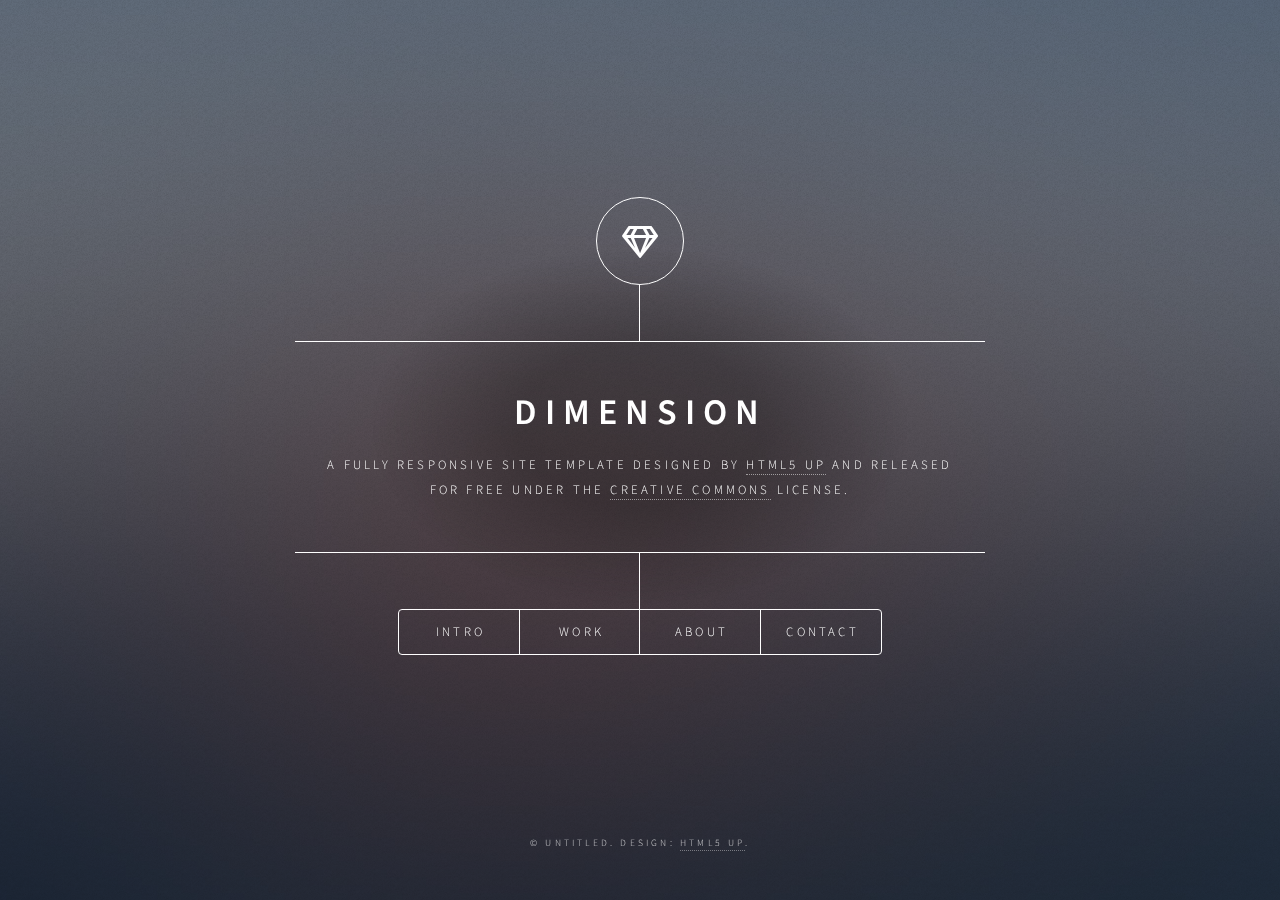
<file: index.html>
<!DOCTYPE HTML>
<!--
	Dimension by HTML5 UP
	html5up.net | @ajlkn
	Free for personal and commercial use under the CCA 3.0 license (html5up.net/license)
-->
<html>
	<head>
		<title>Dimension by HTML5 UP</title>
		<meta charset="utf-8" />
		<meta name="viewport" content="width=device-width, initial-scale=1, user-scalable=no" />
		<link rel="stylesheet" href="assets/css/main.css" />
		<noscript><link rel="stylesheet" href="assets/css/noscript.css" /></noscript>
	</head>
	<body class="is-preload">

		<!-- Wrapper -->
			<div id="wrapper">

				<!-- Header -->
					<header id="header">
						<div class="logo">
							<span class="icon fa-gem"></span>
						</div>
						<div class="content">
							<div class="inner">
								<h1>Dimension</h1>
								<p>A fully responsive site template designed by <a href="https://html5up.net">HTML5 UP</a> and released<br />
								for free under the <a href="https://html5up.net/license">Creative Commons</a> license.</p>
							</div>
						</div>
						<nav>
							<ul>
								<li><a href="#intro">Intro</a></li>
								<li><a href="#work">Work</a></li>
								<li><a href="#about">About</a></li>
								<li><a href="#contact">Contact</a></li>
								<!--<li><a href="#elements">Elements</a></li>-->
							</ul>
						</nav>
					</header>

				<!-- Main -->
					<div id="main">

						<!-- Intro -->
							<article id="intro">
								<h2 class="major">Intro</h2>
								<span class="image main"><img src="images/pic01.jpg" alt="" /></span>
								<p>Aenean ornare velit lacus, ac varius enim ullamcorper eu. Proin aliquam facilisis ante interdum congue. Integer mollis, nisl amet convallis, porttitor magna ullamcorper, amet egestas mauris. Ut magna finibus nisi nec lacinia. Nam maximus erat id euismod egestas. By the way, check out my <a href="#work">awesome work</a>.</p>
								<p>Lorem ipsum dolor sit amet, consectetur adipiscing elit. Duis dapibus rutrum facilisis. Class aptent taciti sociosqu ad litora torquent per conubia nostra, per inceptos himenaeos. Etiam tristique libero eu nibh porttitor fermentum. Nullam venenatis erat id vehicula viverra. Nunc ultrices eros ut ultricies condimentum. Mauris risus lacus, blandit sit amet venenatis non, bibendum vitae dolor. Nunc lorem mauris, fringilla in aliquam at, euismod in lectus. Pellentesque habitant morbi tristique senectus et netus et malesuada fames ac turpis egestas. In non lorem sit amet elit placerat maximus. Pellentesque aliquam maximus risus, vel sed vehicula.</p>
							</article>

						<!-- Work -->
							<article id="work">
								<h2 class="major">Work</h2>
								<span class="image main"><img src="images/pic02.jpg" alt="" /></span>
								<p>Adipiscing magna sed dolor elit. Praesent eleifend dignissim arcu, at eleifend sapien imperdiet ac. Aliquam erat volutpat. Praesent urna nisi, fringila lorem et vehicula lacinia quam. Integer sollicitudin mauris nec lorem luctus ultrices.</p>
								<p>Nullam et orci eu lorem consequat tincidunt vivamus et sagittis libero. Mauris aliquet magna magna sed nunc rhoncus pharetra. Pellentesque condimentum sem. In efficitur ligula tate urna. Maecenas laoreet massa vel lacinia pellentesque lorem ipsum dolor. Nullam et orci eu lorem consequat tincidunt. Vivamus et sagittis libero. Mauris aliquet magna magna sed nunc rhoncus amet feugiat tempus.</p>
							</article>

						<!-- About -->
							<article id="about">
								<h2 class="major">About</h2>
								<span class="image main"><img src="images/pic03.jpg" alt="" /></span>
								<p>Lorem ipsum dolor sit amet, consectetur et adipiscing elit. Praesent eleifend dignissim arcu, at eleifend sapien imperdiet ac. Aliquam erat volutpat. Praesent urna nisi, fringila lorem et vehicula lacinia quam. Integer sollicitudin mauris nec lorem luctus ultrices. Aliquam libero et malesuada fames ac ante ipsum primis in faucibus. Cras viverra ligula sit amet ex mollis mattis lorem ipsum dolor sit amet.</p>
							</article>

						<!-- Contact -->
							<article id="contact">
								<h2 class="major">Contact</h2>
								<form method="post" action="#">
									<div class="fields">
										<div class="field half">
											<label for="name">Name</label>
											<input type="text" name="name" id="name" />
										</div>
										<div class="field half">
											<label for="email">Email</label>
											<input type="text" name="email" id="email" />
										</div>
										<div class="field">
											<label for="message">Message</label>
											<textarea name="message" id="message" rows="4"></textarea>
										</div>
									</div>
									<ul class="actions">
										<li><input type="submit" value="Send Message" class="primary" /></li>
										<li><input type="reset" value="Reset" /></li>
									</ul>
								</form>
								<ul class="icons">
									<li><a href="#" class="icon brands fa-twitter"><span class="label">Twitter</span></a></li>
									<li><a href="#" class="icon brands fa-facebook-f"><span class="label">Facebook</span></a></li>
									<li><a href="#" class="icon brands fa-instagram"><span class="label">Instagram</span></a></li>
									<li><a href="#" class="icon brands fa-github"><span class="label">GitHub</span></a></li>
								</ul>
							</article>

						<!-- Elements -->
							<article id="elements">
								<h2 class="major">Elements</h2>

								<section>
									<h3 class="major">Text</h3>
									<p>This is <b>bold</b> and this is <strong>strong</strong>. This is <i>italic</i> and this is <em>emphasized</em>.
									This is <sup>superscript</sup> text and this is <sub>subscript</sub> text.
									This is <u>underlined</u> and this is code: <code>for (;;) { ... }</code>. Finally, <a href="#">this is a link</a>.</p>
									<hr />
									<h2>Heading Level 2</h2>
									<h3>Heading Level 3</h3>
									<h4>Heading Level 4</h4>
									<h5>Heading Level 5</h5>
									<h6>Heading Level 6</h6>
									<hr />
									<h4>Blockquote</h4>
									<blockquote>Fringilla nisl. Donec accumsan interdum nisi, quis tincidunt felis sagittis eget tempus euismod. Vestibulum ante ipsum primis in faucibus vestibulum. Blandit adipiscing eu felis iaculis volutpat ac adipiscing accumsan faucibus. Vestibulum ante ipsum primis in faucibus lorem ipsum dolor sit amet nullam adipiscing eu felis.</blockquote>
									<h4>Preformatted</h4>
									<pre><code>i = 0;

while (!deck.isInOrder()) {
    print 'Iteration ' + i;
    deck.shuffle();
    i++;
}

print 'It took ' + i + ' iterations to sort the deck.';</code></pre>
								</section>

								<section>
									<h3 class="major">Lists</h3>

									<h4>Unordered</h4>
									<ul>
										<li>Dolor pulvinar etiam.</li>
										<li>Sagittis adipiscing.</li>
										<li>Felis enim feugiat.</li>
									</ul>

									<h4>Alternate</h4>
									<ul class="alt">
										<li>Dolor pulvinar etiam.</li>
										<li>Sagittis adipiscing.</li>
										<li>Felis enim feugiat.</li>
									</ul>

									<h4>Ordered</h4>
									<ol>
										<li>Dolor pulvinar etiam.</li>
										<li>Etiam vel felis viverra.</li>
										<li>Felis enim feugiat.</li>
										<li>Dolor pulvinar etiam.</li>
										<li>Etiam vel felis lorem.</li>
										<li>Felis enim et feugiat.</li>
									</ol>
									<h4>Icons</h4>
									<ul class="icons">
										<li><a href="#" class="icon brands fa-twitter"><span class="label">Twitter</span></a></li>
										<li><a href="#" class="icon brands fa-facebook-f"><span class="label">Facebook</span></a></li>
										<li><a href="#" class="icon brands fa-instagram"><span class="label">Instagram</span></a></li>
										<li><a href="#" class="icon brands fa-github"><span class="label">Github</span></a></li>
									</ul>

									<h4>Actions</h4>
									<ul class="actions">
										<li><a href="#" class="button primary">Default</a></li>
										<li><a href="#" class="button">Default</a></li>
									</ul>
									<ul class="actions stacked">
										<li><a href="#" class="button primary">Default</a></li>
										<li><a href="#" class="button">Default</a></li>
									</ul>
								</section>

								<section>
									<h3 class="major">Table</h3>
									<h4>Default</h4>
									<div class="table-wrapper">
										<table>
											<thead>
												<tr>
													<th>Name</th>
													<th>Description</th>
													<th>Price</th>
												</tr>
											</thead>
											<tbody>
												<tr>
													<td>Item One</td>
													<td>Ante turpis integer aliquet porttitor.</td>
													<td>29.99</td>
												</tr>
												<tr>
													<td>Item Two</td>
													<td>Vis ac commodo adipiscing arcu aliquet.</td>
													<td>19.99</td>
												</tr>
												<tr>
													<td>Item Three</td>
													<td> Morbi faucibus arcu accumsan lorem.</td>
													<td>29.99</td>
												</tr>
												<tr>
													<td>Item Four</td>
													<td>Vitae integer tempus condimentum.</td>
													<td>19.99</td>
												</tr>
												<tr>
													<td>Item Five</td>
													<td>Ante turpis integer aliquet porttitor.</td>
													<td>29.99</td>
												</tr>
											</tbody>
											<tfoot>
												<tr>
													<td colspan="2"></td>
													<td>100.00</td>
												</tr>
											</tfoot>
										</table>
									</div>

									<h4>Alternate</h4>
									<div class="table-wrapper">
										<table class="alt">
											<thead>
												<tr>
													<th>Name</th>
													<th>Description</th>
													<th>Price</th>
												</tr>
											</thead>
											<tbody>
												<tr>
													<td>Item One</td>
													<td>Ante turpis integer aliquet porttitor.</td>
													<td>29.99</td>
												</tr>
												<tr>
													<td>Item Two</td>
													<td>Vis ac commodo adipiscing arcu aliquet.</td>
													<td>19.99</td>
												</tr>
												<tr>
													<td>Item Three</td>
													<td> Morbi faucibus arcu accumsan lorem.</td>
													<td>29.99</td>
												</tr>
												<tr>
													<td>Item Four</td>
													<td>Vitae integer tempus condimentum.</td>
													<td>19.99</td>
												</tr>
												<tr>
													<td>Item Five</td>
													<td>Ante turpis integer aliquet porttitor.</td>
													<td>29.99</td>
												</tr>
											</tbody>
											<tfoot>
												<tr>
													<td colspan="2"></td>
													<td>100.00</td>
												</tr>
											</tfoot>
										</table>
									</div>
								</section>

								<section>
									<h3 class="major">Buttons</h3>
									<ul class="actions">
										<li><a href="#" class="button primary">Primary</a></li>
										<li><a href="#" class="button">Default</a></li>
									</ul>
									<ul class="actions">
										<li><a href="#" class="button">Default</a></li>
										<li><a href="#" class="button small">Small</a></li>
									</ul>
									<ul class="actions">
										<li><a href="#" class="button primary icon solid fa-download">Icon</a></li>
										<li><a href="#" class="button icon solid fa-download">Icon</a></li>
									</ul>
									<ul class="actions">
										<li><span class="button primary disabled">Disabled</span></li>
										<li><span class="button disabled">Disabled</span></li>
									</ul>
								</section>

								<section>
									<h3 class="major">Form</h3>
									<form method="post" action="#">
										<div class="fields">
											<div class="field half">
												<label for="demo-name">Name</label>
												<input type="text" name="demo-name" id="demo-name" value="" placeholder="Jane Doe" />
											</div>
											<div class="field half">
												<label for="demo-email">Email</label>
												<input type="email" name="demo-email" id="demo-email" value="" placeholder="jane@untitled.tld" />
											</div>
											<div class="field">
												<label for="demo-category">Category</label>
												<select name="demo-category" id="demo-category">
													<option value="">-</option>
													<option value="1">Manufacturing</option>
													<option value="1">Shipping</option>
													<option value="1">Administration</option>
													<option value="1">Human Resources</option>
												</select>
											</div>
											<div class="field half">
												<input type="radio" id="demo-priority-low" name="demo-priority" checked>
												<label for="demo-priority-low">Low</label>
											</div>
											<div class="field half">
												<input type="radio" id="demo-priority-high" name="demo-priority">
												<label for="demo-priority-high">High</label>
											</div>
											<div class="field half">
												<input type="checkbox" id="demo-copy" name="demo-copy">
												<label for="demo-copy">Email me a copy</label>
											</div>
											<div class="field half">
												<input type="checkbox" id="demo-human" name="demo-human" checked>
												<label for="demo-human">Not a robot</label>
											</div>
											<div class="field">
												<label for="demo-message">Message</label>
												<textarea name="demo-message" id="demo-message" placeholder="Enter your message" rows="6"></textarea>
											</div>
										</div>
										<ul class="actions">
											<li><input type="submit" value="Send Message" class="primary" /></li>
											<li><input type="reset" value="Reset" /></li>
										</ul>
									</form>
								</section>

							</article>

					</div>

				<!-- Footer -->
					<footer id="footer">
						<p class="copyright">&copy; Untitled. Design: <a href="https://html5up.net">HTML5 UP</a>.</p>
					</footer>

			</div>

		<!-- BG -->
			<div id="bg"></div>

		<!-- Scripts -->
			<script src="assets/js/jquery.min.js"></script>
			<script src="assets/js/browser.min.js"></script>
			<script src="assets/js/breakpoints.min.js"></script>
			<script src="assets/js/util.js"></script>
			<script src="assets/js/main.js"></script>

	</body>
</html>
</file>
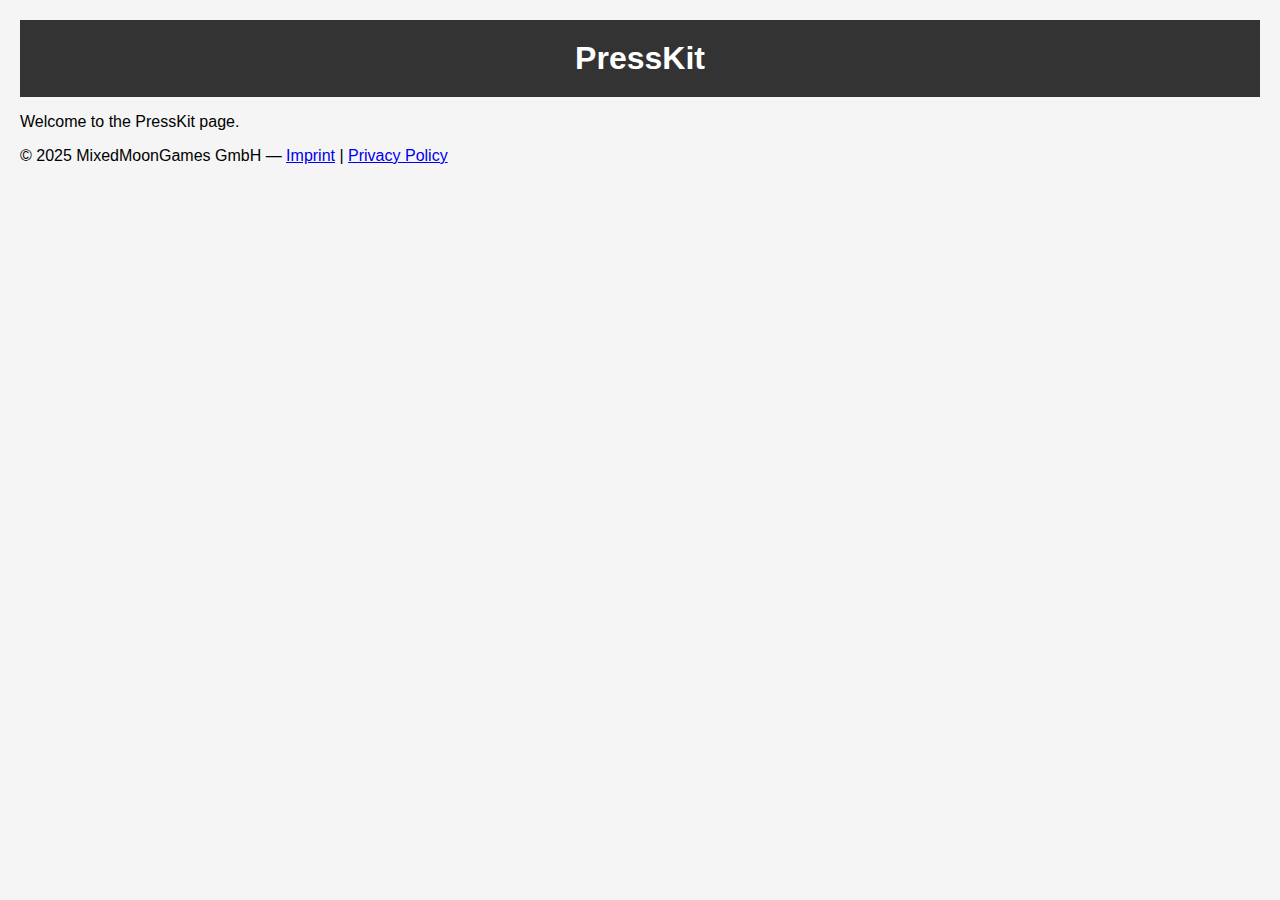
<file: presskit/index.html>
<!DOCTYPE html>
<html lang="en">
<head>
    <meta charset="UTF-8">
    <meta name="viewport" content="width=device-width, initial-scale=1.0">
    <title>PressKit</title>
    <style>
        body {
            font-family: Arial, sans-serif;
            margin: 0;
            padding: 20px;
            background-color: #f5f5f5;
        }
        header {
            background-color: #333;
            color: white;
            padding: 20px;
            text-align: center;
        }
        h1 {
            margin: 0;
        }
    </style>
</head>
<body>
    <header>
        <h1>PressKit</h1>
    </header>
    <main>
        <p>Welcome to the PressKit page.</p>
    </main>
</body>
<footer id="footer">
  <p class="copyright">
    &copy; 2025 MixedMoonGames GmbH — 
    <a href="https://ericneumann2706.github.io/mixedmoonwebsite/#impressum">Imprint</a> | 
    <a href="https://ericneumann2706.github.io/mixedmoonwebsite/#datenschutz">Privacy Policy</a>
  </p>
</footer>
</html>
</file>
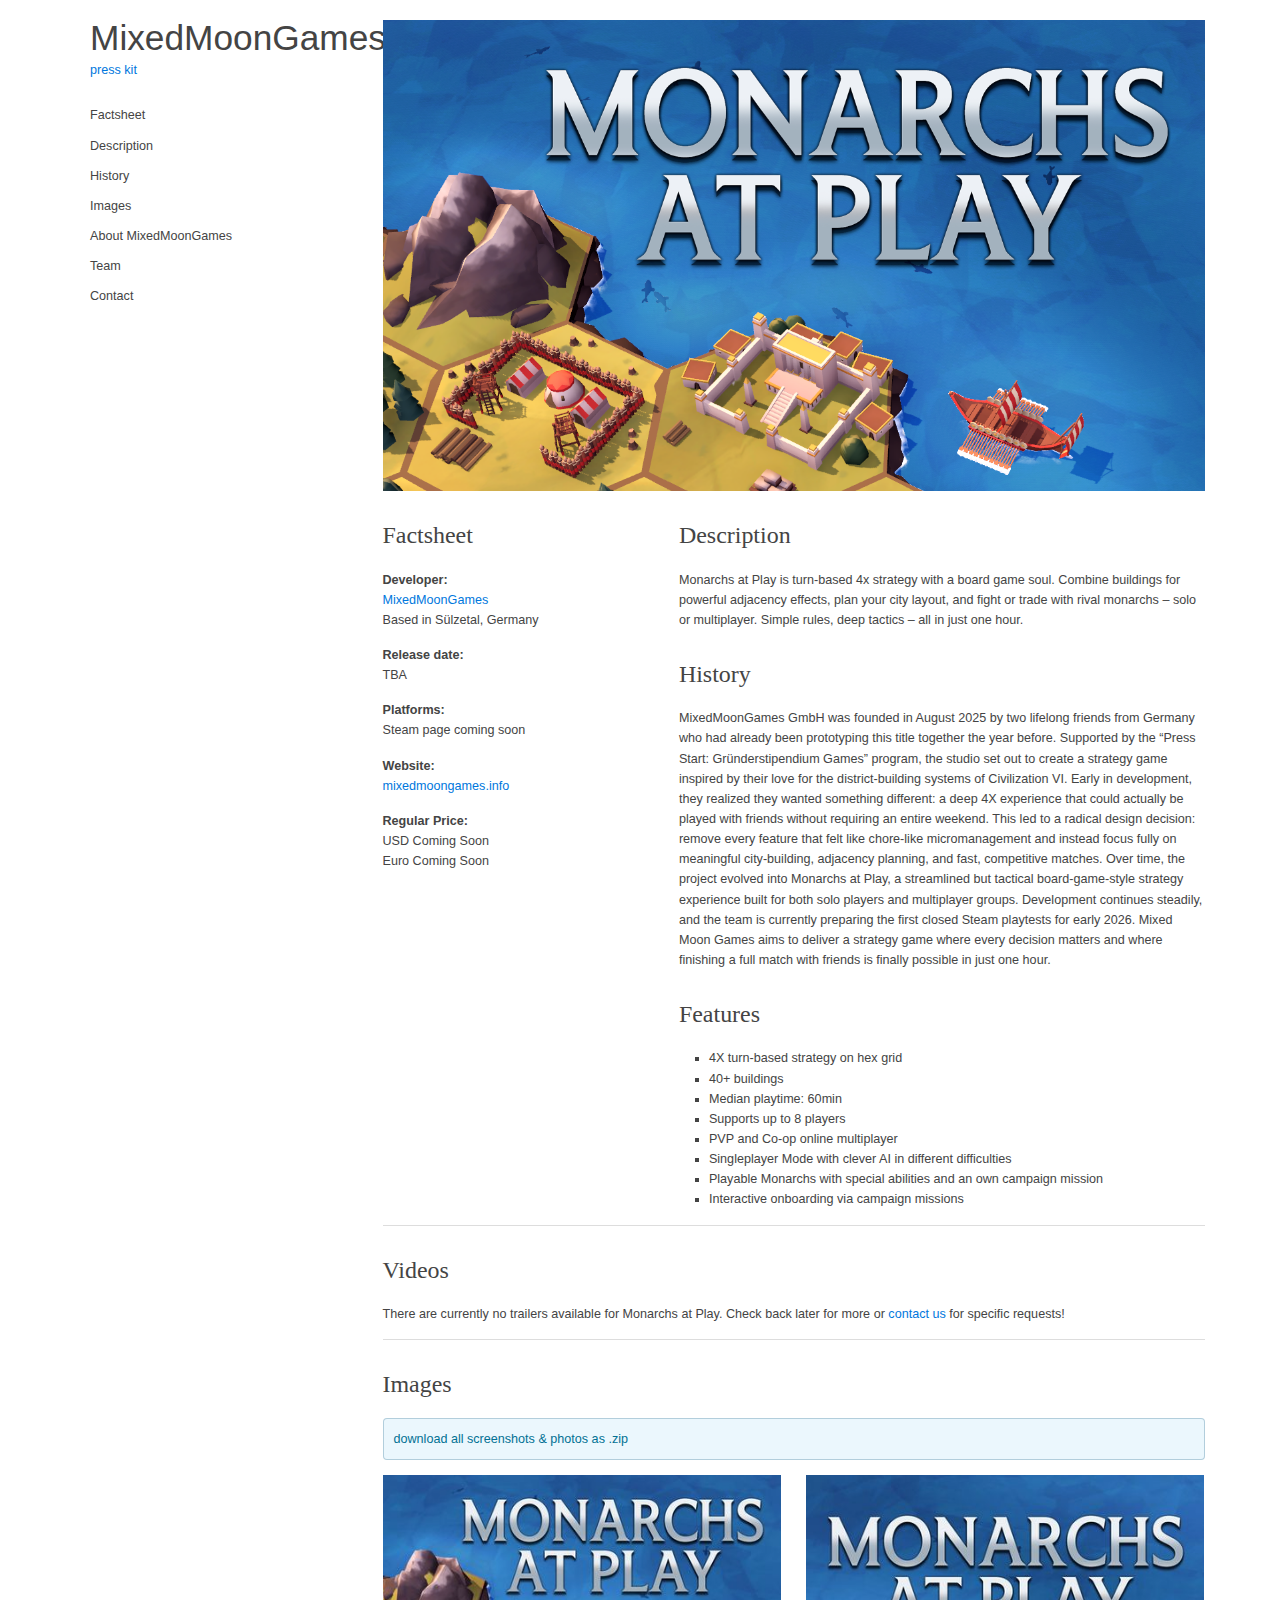
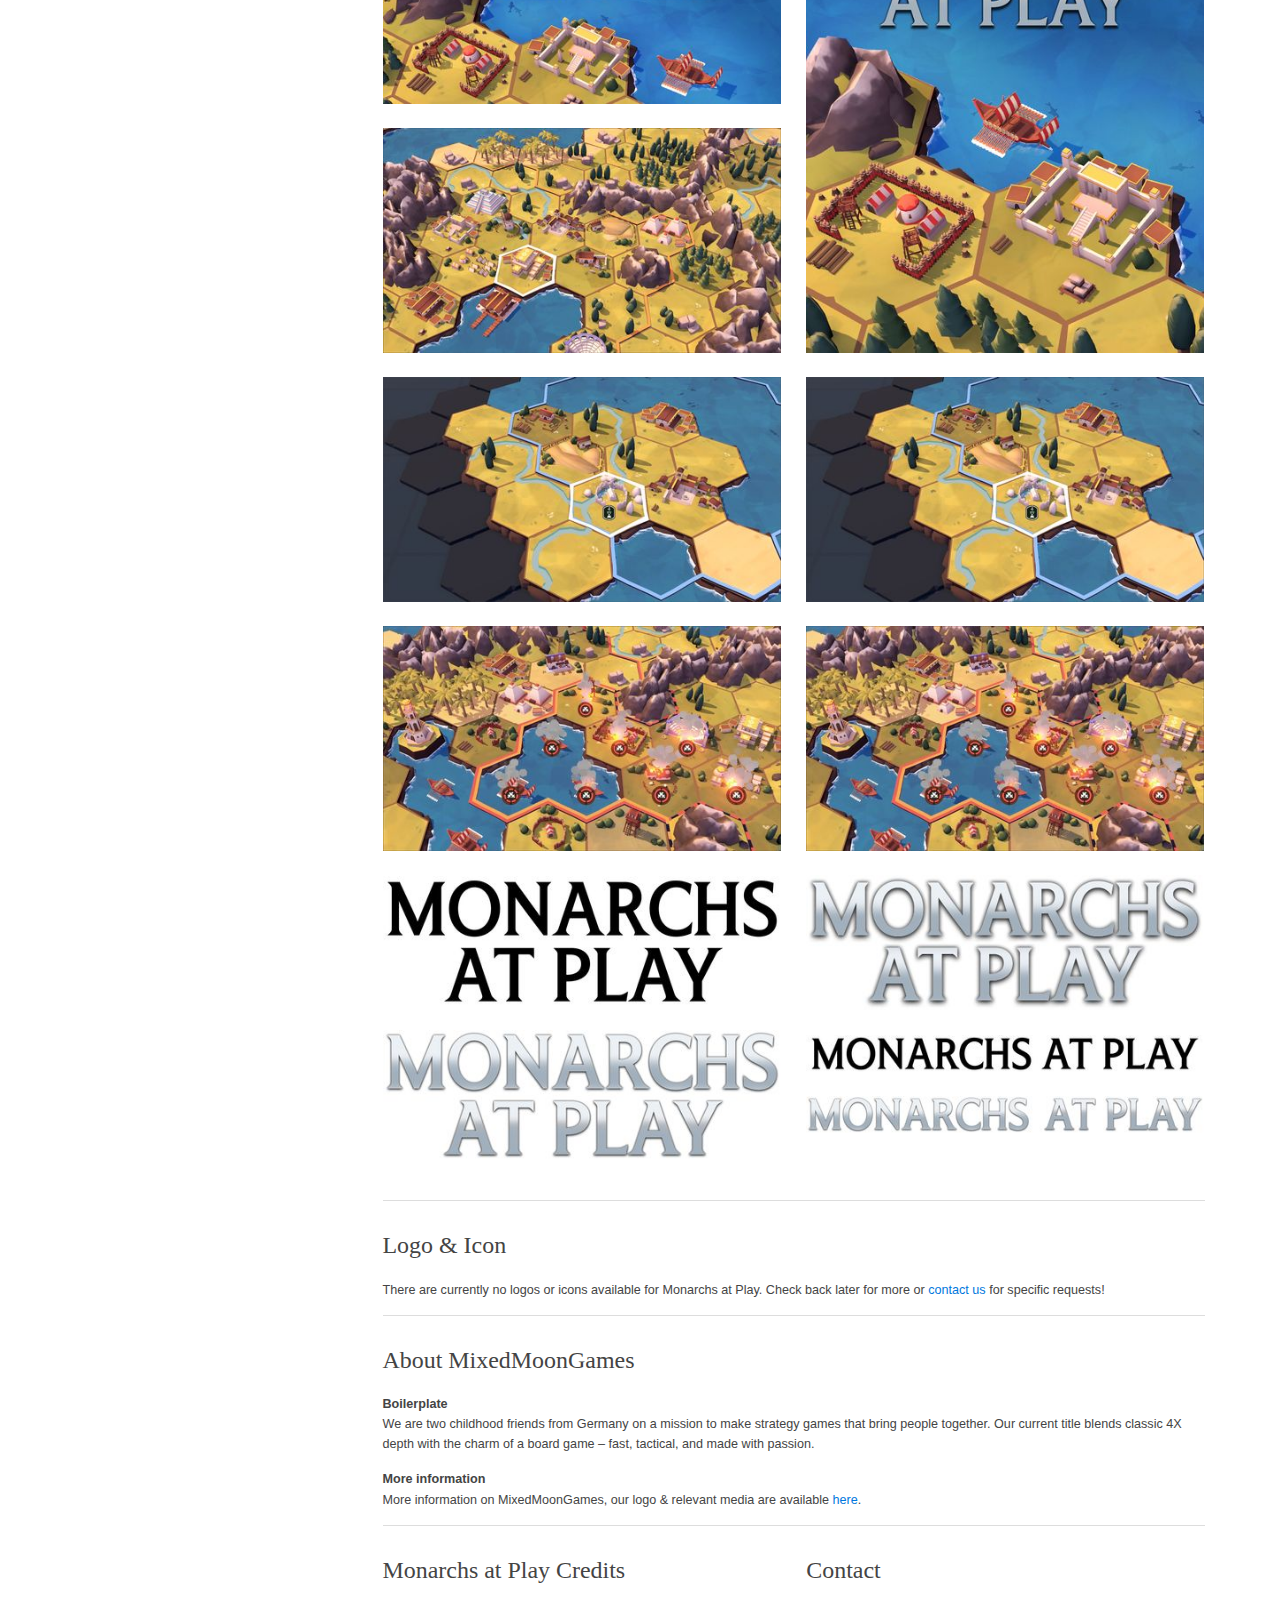
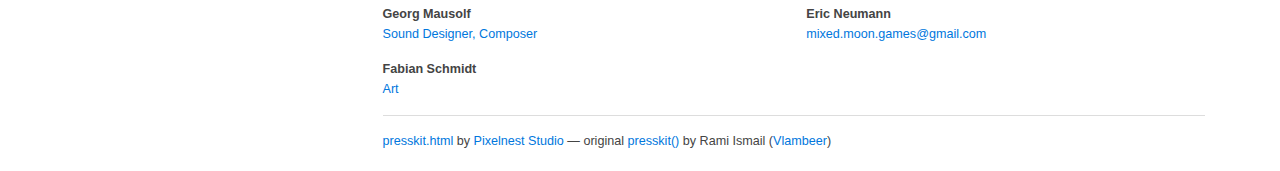
<file: presskit/monarchsAtPlay/index.html>
<!DOCTYPE html>
<html>
  <head>
    <meta charset="UTF-8">
    <meta name="viewport" content="width=device-width, initial-scale=1.0">
    
    <title>Monarchs at Play - MixedMoonGames</title>
    
    <link rel="shortcut icon" href="images/favicon.ico?t=1764577604656">
    
    <link rel="stylesheet" href="../css/normalize.css">
    <link rel="stylesheet" href="../css/master.css">
    
    <!-- Generated by presskit.html 0.13.0 (https://github.com/pixelnest/presskit.html). -->
  </head>
  <body>
    <div class="page grid">
      <nav class="page-nav nav grid__item">
        <h1 class="nav__title">
          <a href="..">MixedMoonGames</a>
        </h1>
      
        <aside class="nav__subtitle">
          <a href="..">press kit</a>
        </aside>
      
        <div class="nav__toggle" id="hamburger">
          <a href="#" class="button" id="hamburger-toggle">
            <svg width="10" height="10" viewBox="0 0 19 19" xmlns="http://www.w3.org/2000/svg">
              <g fill="currentColor" fill-rule="nonzero">
                <path d="M0 16h19v3H0zM0 8h19v3H0zM0 0h19v3H0z" />
              </g>
            </svg>
            &nbsp;Menu
          </a>
        </div>
      
        <ul class="nav__list" id="hamburger-target">
          <li>
            <a class="nav__item" href="#factsheet">Factsheet</a>
          </li>
      
          <li>
            <a class="nav__item" href="#description">Description</a>
          </li>
      
          <li>
            <a class="nav__item" href="#history">History</a>
          </li>
      
      
      
      
      
          <li>
            <a class="nav__item" href="#images">Images</a>
          </li>
      
      
      
      
      
      
          <li>
            <a class="nav__item" href="#about">About MixedMoonGames</a>
          </li>
      
      
          <li>
            <a class="nav__item" href="#credits">Team</a>
          </li>
      
          <li>
            <a class="nav__item" href="#contact">Contact</a>
          </li>
        </ul>
      </nav>

      <div class="page-wrapper grid__item">
        <header class="page-header">
          <img src="./images/header.png" alt="Monarchs at Play" title="Monarchs at Play">
        </header>

        <main class="page-content" role="main">
          <section class="block grid">
            <aside class="factsheet grid__item">
              <h2 id="factsheet" class="factsheet__title">Factsheet</h2>
            
            
              <dl class="factsheet__list">
                <dt>Developer:</dt>
                <dd>
                  <a href="..">MixedMoonGames</a>
                </dd>
                <dd>Based in Sülzetal, Germany</dd>
            
            
                <dt>Release date:</dt>
                <dd>TBA</dd>
            
                <dt>Platforms:</dt>
                <dd>
                    Steam page coming soon
                </dd>
            
                <dt>Website:</dt>
                <dd>
                  <a href="https://mixedmoongames.info/">mixedmoongames.info</a>
                </dd>
            
                <dt>Regular Price:</dt>
                <dd>USD Coming Soon</dd>
                <dd>Euro Coming Soon</dd>
            
            
              </dl>
            
            </aside>

            <article class="description grid__item">
              <h2 id="description">Description</h2>
              <p>Monarchs at Play is turn-based 4x strategy with a board game soul. Combine buildings for powerful adjacency effects, plan your city layout,
                 and fight or trade with rival monarchs – solo or multiplayer. Simple rules, deep tactics – all in just one hour. </p>
              
              <h2 id="history">History</h2>
              <p>MixedMoonGames GmbH was founded in August 2025 by two lifelong friends from Germany who had already been prototyping 
                this title together the year before. Supported by the “Press Start: Gründerstipendium Games” program, the studio set out
                 to create a strategy game inspired by their love for the district-building systems of Civilization VI. Early in development, 
                 they realized they wanted something different: a deep 4X experience that could actually be played with friends without requiring 
                 an entire weekend. This led to a radical design decision: remove every feature that felt like chore-like micromanagement and instead
                  focus fully on meaningful city-building, adjacency planning, and fast, competitive matches.
              Over time, the project evolved into Monarchs at Play, a streamlined but tactical board-game-style strategy experience built 
              for both solo players and multiplayer groups. Development continues steadily, and the team is currently preparing the first 
              closed Steam playtests for early 2026. 
              Mixed Moon Games aims to deliver a strategy game where every decision matters and where finishing a full match with friends is 
              finally possible in just one hour.</p>
              

              <h2 id="features">Features</h2>
              <ul>
                <li>4X turn-based strategy on hex grid</li>
                <li>40+ buildings</li>
                <li>Median playtime: 60min</li>
                <li>Supports up to 8 players</li>
                <li>PVP and Co-op online multiplayer</li>
                <li>Singleplayer Mode with clever AI in different difficulties</li>
                <li>Playable Monarchs with special abilities and an own campaign mission</li>
                <li>Interactive onboarding via campaign missions</li>
              </ul>
            </article>
          </section>

          <section class="block">
            <h2 id="videos">Videos</h2>
          
            <p>There are currently no trailers available for Monarchs at Play. Check back later for more or <a href="#contact">contact us</a> for specific requests!</p>
          </section>
          
          <section class="block">
            <h2 id="images">Images</h2>
          
            <aside class="block__notice">
              <a href="images/images.zip">
                download all screenshots & photos as .zip
              </a>
            </aside>
          
            <div class="gallery clearfix" id="gallery">
              <div class="gallery__item">
                <a href="images/map_keyArt.png">
                  <img src="images/map_keyArt.png.thumb.jpg" alt="map_keyArt">
                </a>
              </div>
              <div class="gallery__item">
                <a href="images/map_keyArt_vertical.png">
                  <img src="images/map_keyArt_vertical.png.thumb.jpg" alt="map_keyArt_vertical">
                </a>
              </div>
              <div class="gallery__item">
                <a href="images/map_screenshot1.png">
                  <img src="images/map_screenshot1.png.thumb.jpg" alt="map_screenshot1">
                </a>
              </div>
              <div class="gallery__item">
                <a href="images/map_screenshot2.png">
                  <img src="images/map_screenshot2.png.thumb.jpg" alt="map_screenshot2">
                </a>
              </div>
              <div class="gallery__item">
                <a href="images/map_screenshot3.png">
                  <img src="images/map_screenshot3.png.thumb.jpg" alt="map_screenshot3">
                </a>
              </div>
              <div class="gallery__item">
                <a href="images/map_screenshot4.png">
                  <img src="images/map_screenshot4.png.thumb.jpg" alt="map_screenshot4">
                </a>
              </div>
              <div class="gallery__item">
                <a href="images/map_screenshot5.png">
                  <img src="images/map_screenshot5.png.thumb.jpg" alt="map_screenshot5">
                </a>
              </div>
              <div class="gallery__item">
                <a href="images/monarchs_title_game.png">
                  <img src="images/monarchs_title_game.png.thumb.jpg" alt="monarchs_title_game">
                </a>
              </div>
              <div class="gallery__item">
                <a href="images/monarchs_title_stacked.png">
                  <img src="images/monarchs_title_stacked.png.thumb.jpg" alt="monarchs_title_stacked">
                </a>
              </div>
              <div class="gallery__item">
                <a href="images/monarchs_title_stacked_textured.png">
                  <img src="images/monarchs_title_stacked_textured.png.thumb.jpg" alt="monarchs_title_stacked_textured">
                </a>
              </div>
              <div class="gallery__item">
                <a href="images/monarchs_title_straight.png">
                  <img src="images/monarchs_title_straight.png.thumb.jpg" alt="monarchs_title_straight">
                </a>
              </div>
              <div class="gallery__item">
                <a href="images/monarchs_title_straight_textured.png">
                  <img src="images/monarchs_title_straight_textured.png.thumb.jpg" alt="monarchs_title_straight_textured">
                </a>
              </div>
            </div>
          
          </section>
          
          <section class="block">
            <h2 id="logo">Logo & Icon</h2>
          
            <p>There are currently no logos or icons available for Monarchs at Play. Check back later for more or <a href="#contact">contact us</a> for specific requests!</p>
          </section>
          
          
          <section class="block">
            <h2 id="about">About MixedMoonGames</h2>
          
            <dl>
              <dt>Boilerplate</dt>
              <dd>We are two childhood friends from Germany 
            on a mission to make strategy games that bring people together. Our 
            current title blends classic 4X depth with the charm of a board game – fast, 
            tactical, and made with passion.</dd>
          
              <dt>More information</dt>
              <dd>More information on MixedMoonGames, our logo & relevant media are available <a href="..">here</a>.</dd>
            </dl>
          </section>
          
          <section class="block grid _team-fix-margin-top">
            <article class="grid__item grid__item--flexible">
              <h2 id="credits">Monarchs at Play Credits</h2>
          
              <dl>
                <dt>Georg Mausolf</dt>
          
                <dd>
                    <a href="https://www.georgmausolf.com/">Sound Designer, Composer</a>
                </dd>
                <dt>Fabian Schmidt</dt>
          
                <dd>
                    <a href="https://x.com/Just_Game_Dev">Art</a>
                </dd>
              </dl>
            </article>
          
            <article class="grid__item grid__item--flexible">
              <h2 id="contact">Contact</h2>
          
              <dl>
                <dt>Eric Neumann</dt>
          
                <dd>
                  <a href="mailto:mixed.moon.games@gmail.com">mixed.moon.games@gmail.com</a>
          
                </dd>
              </dl>
            </article>
          </section>
        </main>

        <footer class="page-footer">
          <a href="https://github.com/pixelnest/presskit.html">presskit.html</a> by <a href="http://pixelnest.io">Pixelnest Studio</a> — original <a href="http://dopresskit.com/">presskit()</a> by Rami Ismail (<a href="http://www.vlambeer.com/">Vlambeer</a>)
        </footer>
      </div>
    </div>

    <script src="../js/masonry.min.js"></script>
    <script src="../js/imagesloaded.min.js"></script>
    <script>
      document.addEventListener('DOMContentLoaded', function onContentLoaded() {
        // Add masonry layout on the galleries.
        var galleries = document.querySelectorAll('.gallery');
    
        for (var i = 0; i < galleries.length; i++) {
          (function (index) {
            var gallery = galleries[index];
    
            imagesLoaded(gallery, function onImagesLoaded() {
              new Masonry(gallery, {
                itemSelector: '.gallery__item'
              });
            });
          })(i);
        }
    
        // Add mini-player to gifs.
        var gifLinks = document.querySelectorAll('a[href$=".gif"]');
        for (var i = 0; i < gifLinks.length; i++) {
          (function (index) {
            var link = gifLinks[index];
            var img = link.querySelector('img');
    
            // Don't add the mini-player if no thumbnail.
            // It's already a gif, so no need to turn it on.
            if (img.src.indexOf('.thumb.jpg') === -1) {
              return
            }
    
            link.className = 'show-overlay'
    
            link.onclick = function (e) {
              // Make it work on IE8.
              if (e.preventDefault) {
                const openLinkInBackground = e.ctrlKey || e.metaKey;
    
                // Stop default behavior, except if ctrl/cmd modifier is used.
                // In this case, we want the link to go through and open
                // its target in a background tab.
                if (!openLinkInBackground) e.preventDefault();
                e.stopPropagation();
              } else {
                // We don't care for the special background tab behavior on old IE.
                e.returnValue = false;
              }
    
              // Remove overlay and remove thumbnail section of the image.
              link.className = '';
              img.src = img.src.replace('.thumb.jpg', '');
    
              // Remove event listener after first trigger.
              link.onclick = null;
            }
          }(i));
        }
      });
    </script>
    
    
  </body>
</html>
</file>
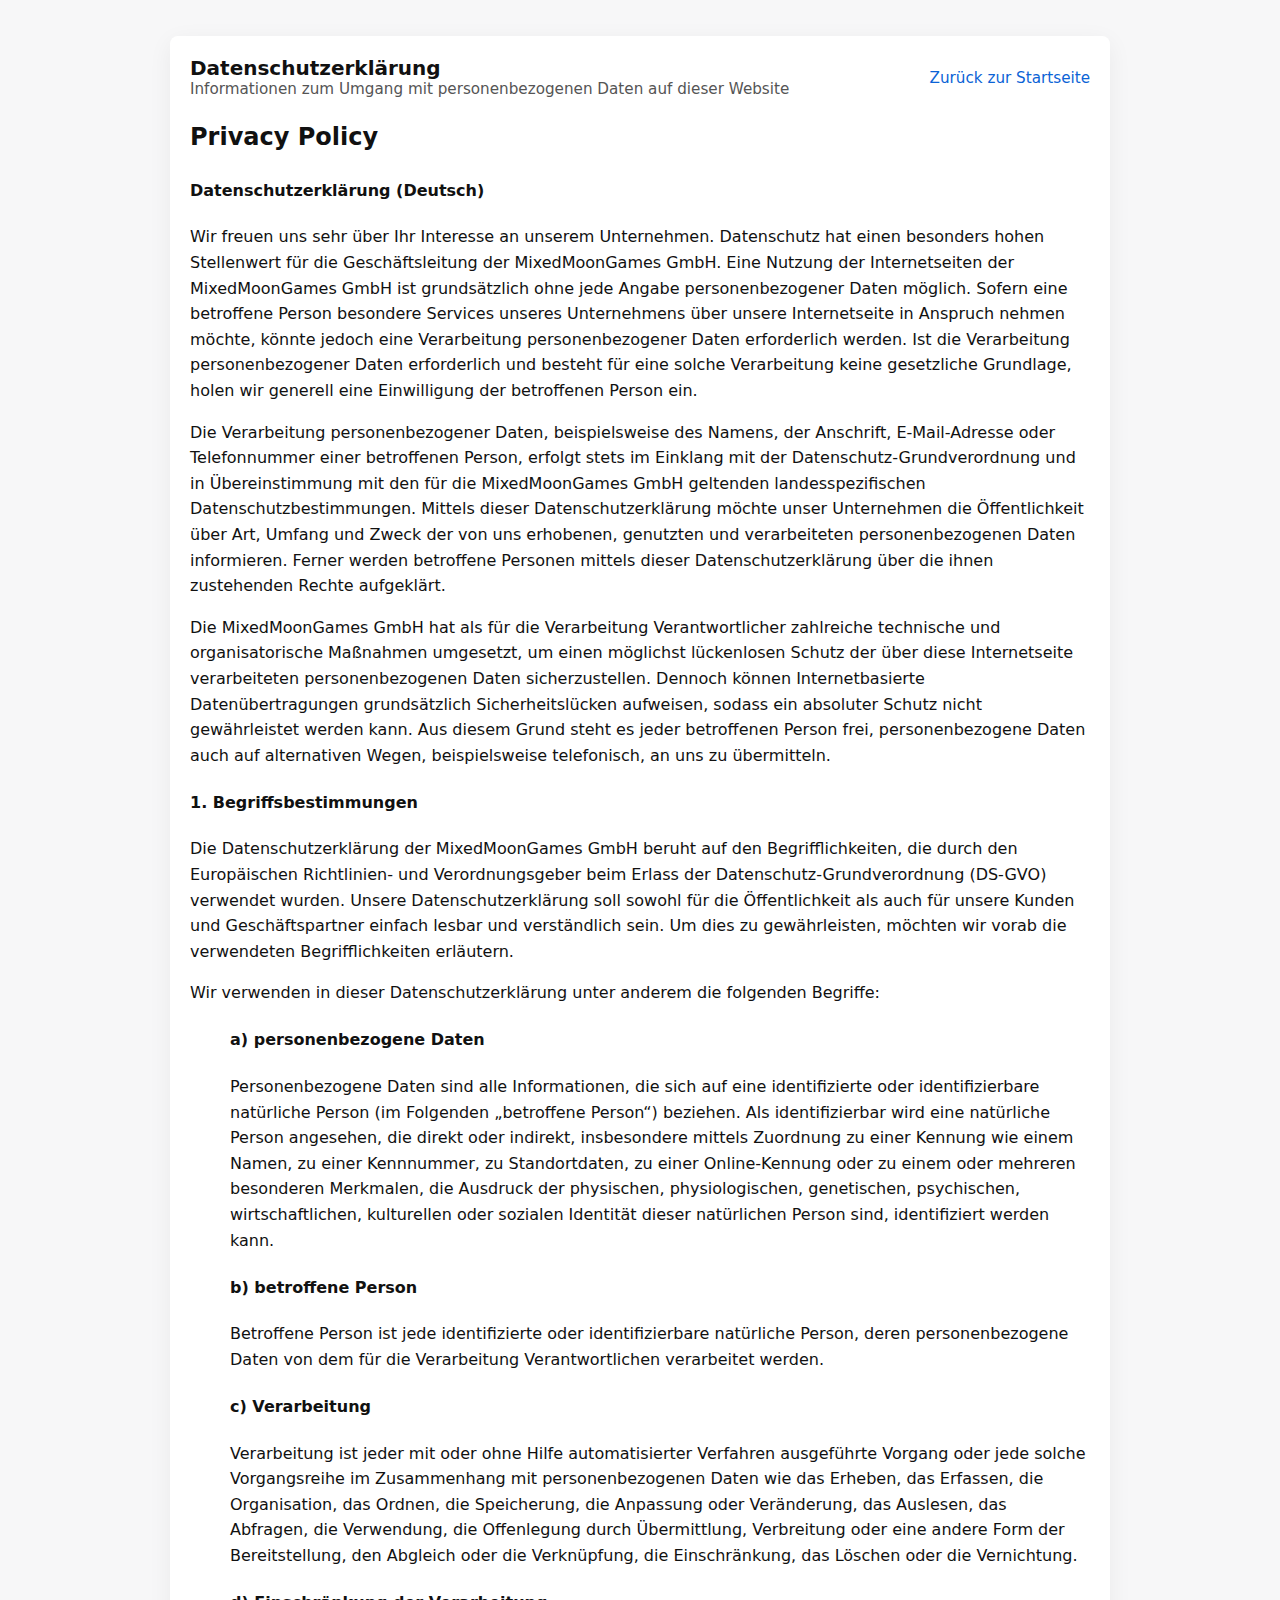
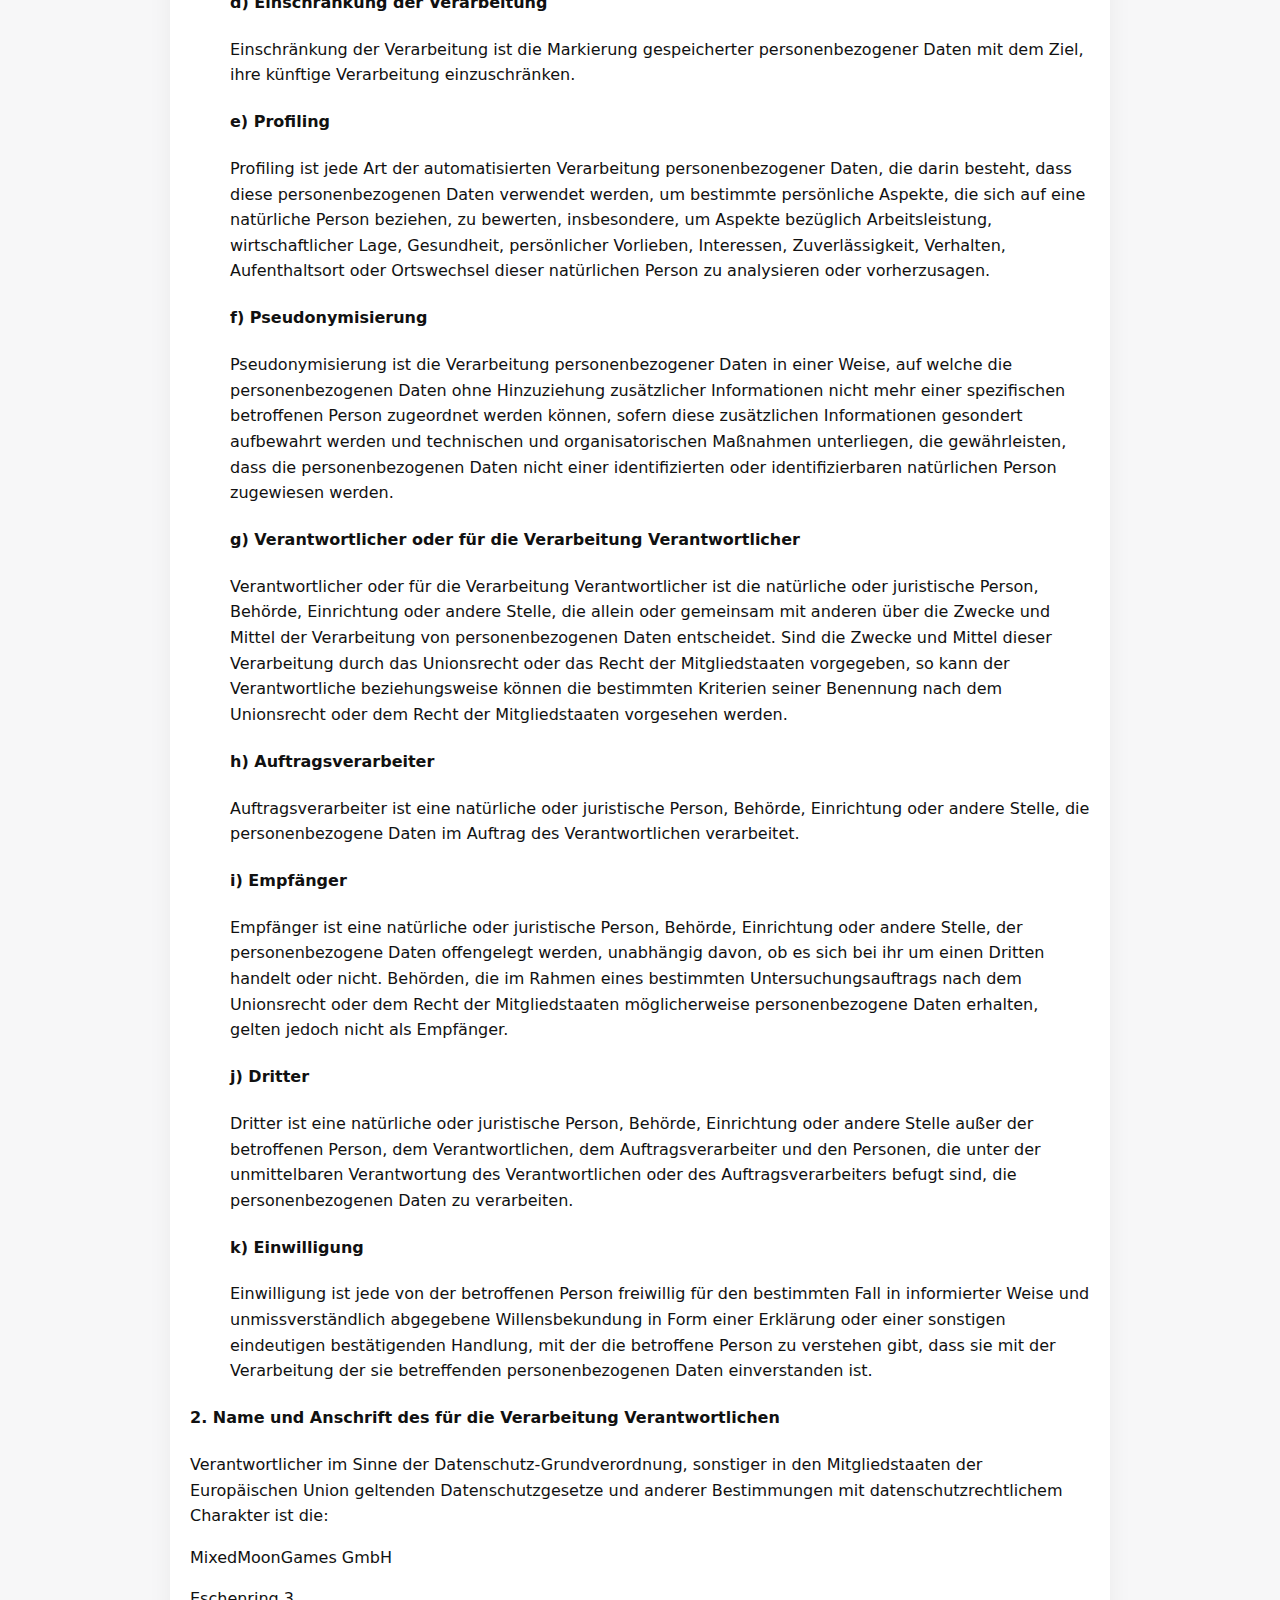
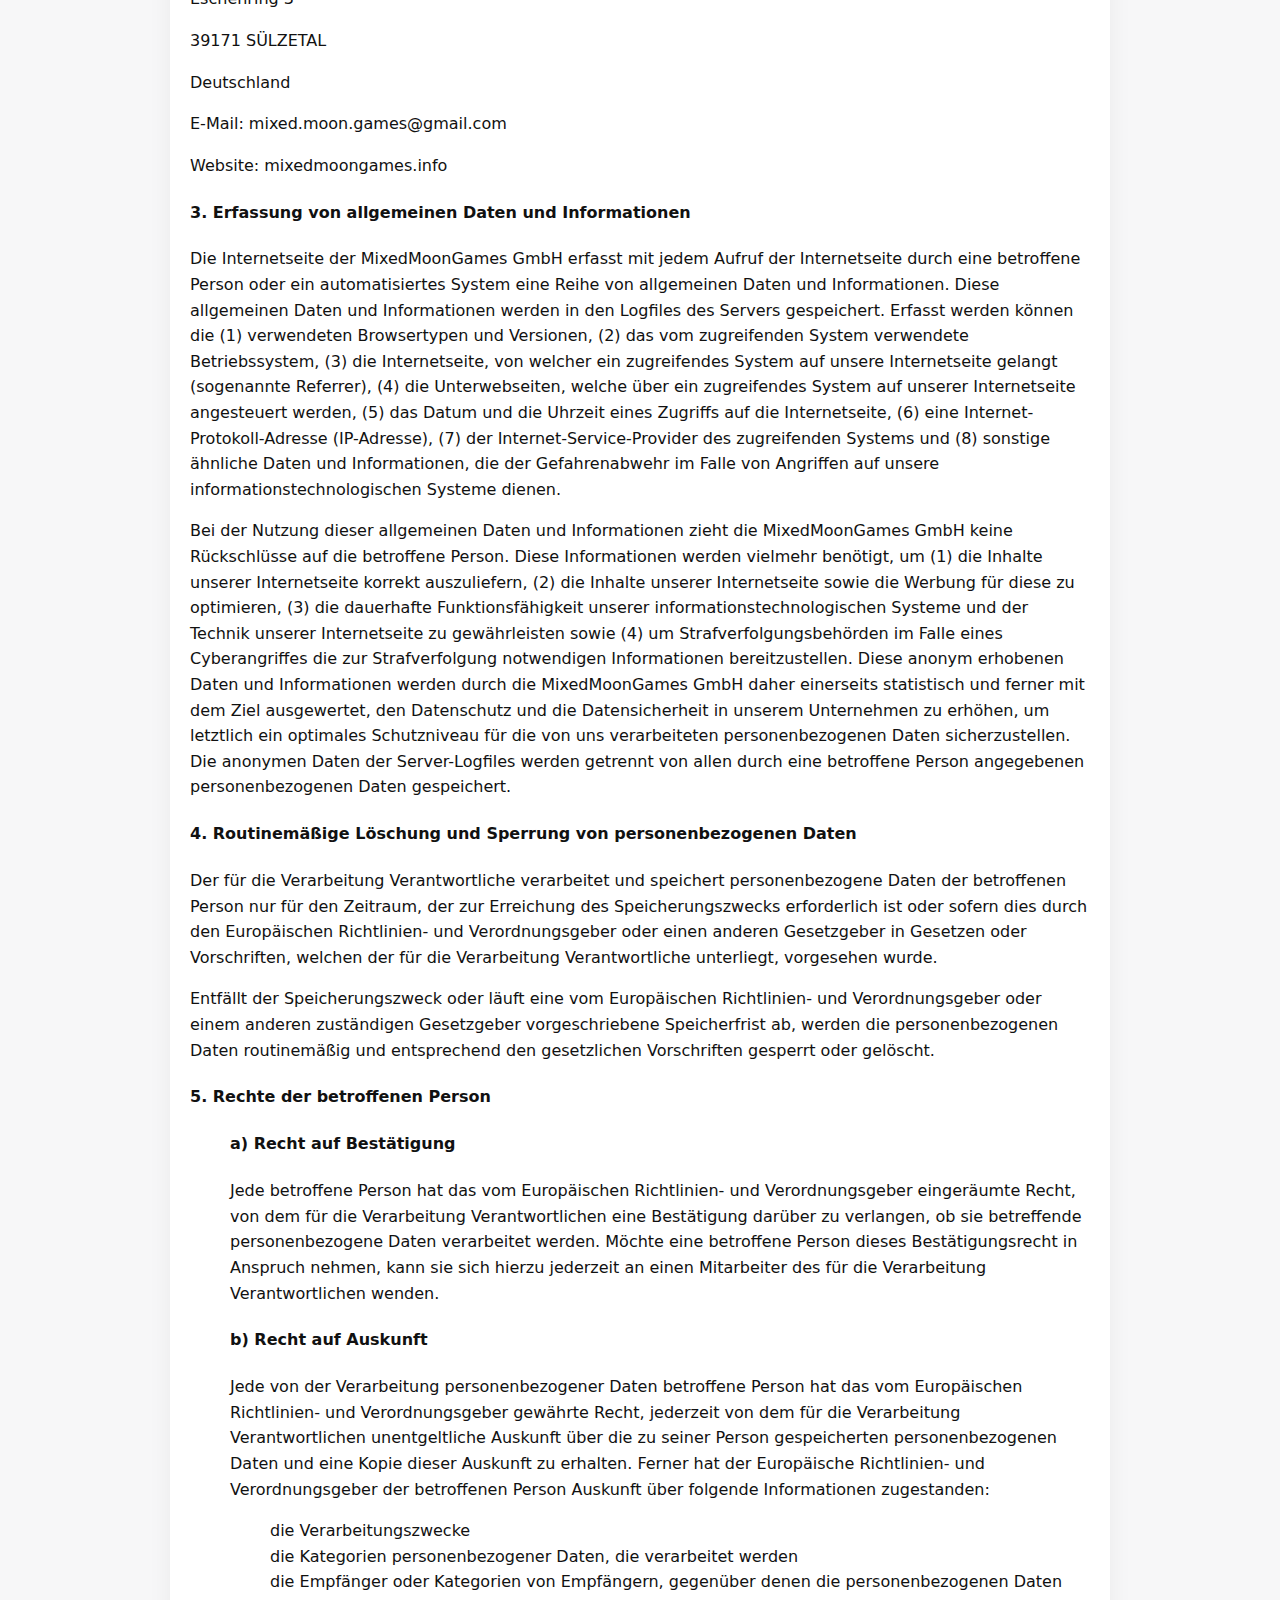
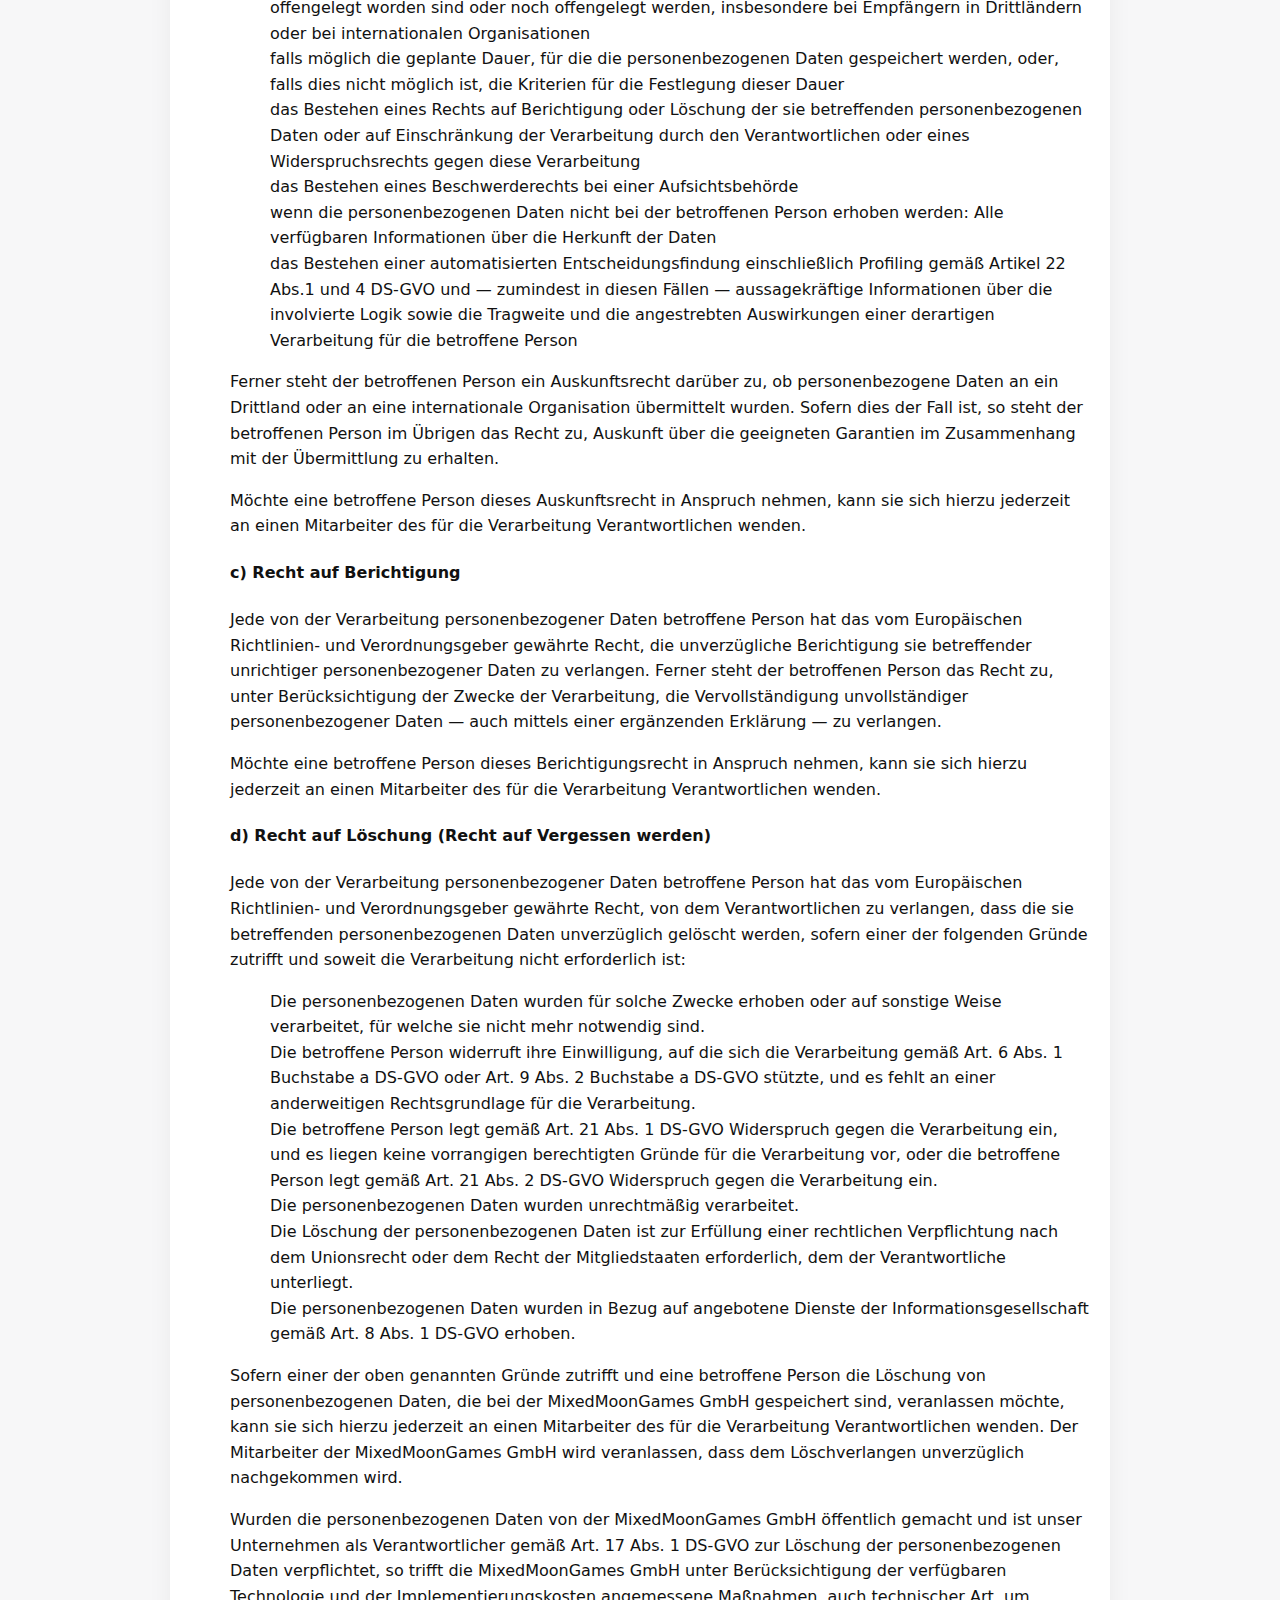
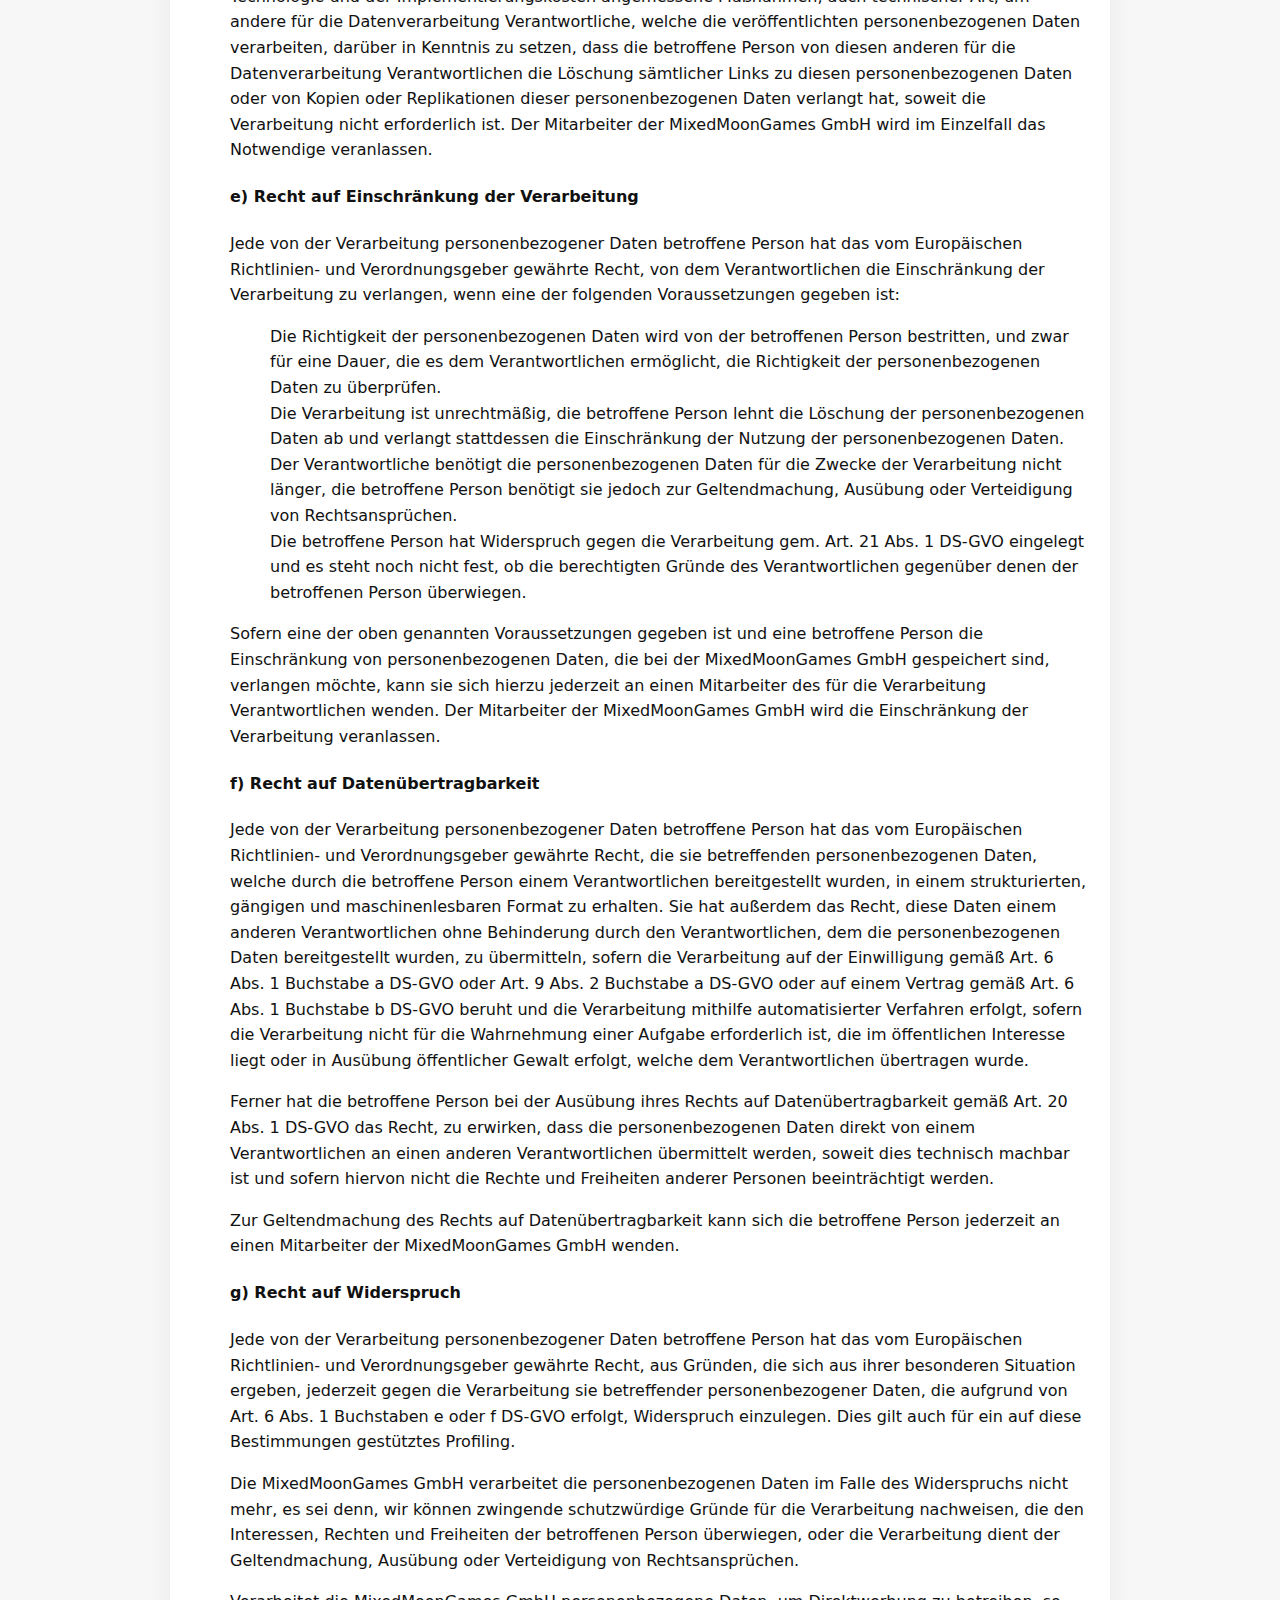
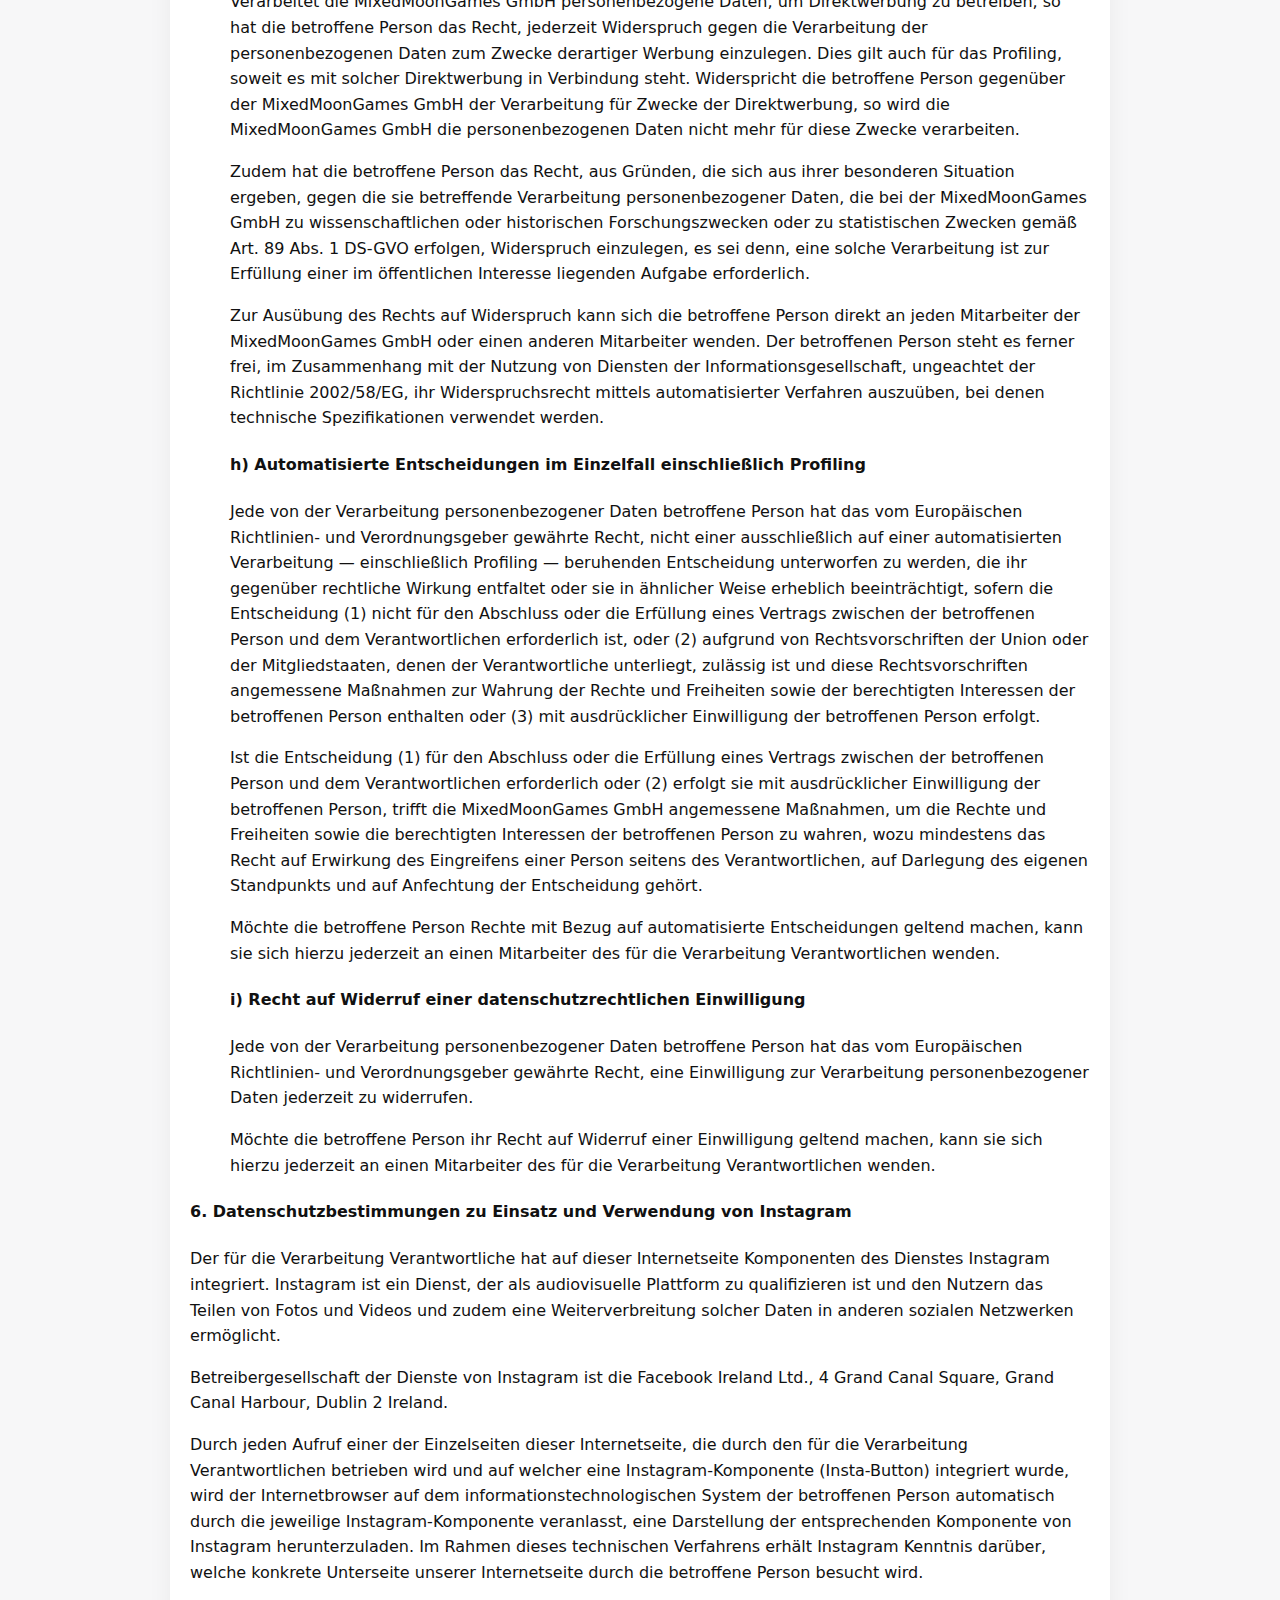
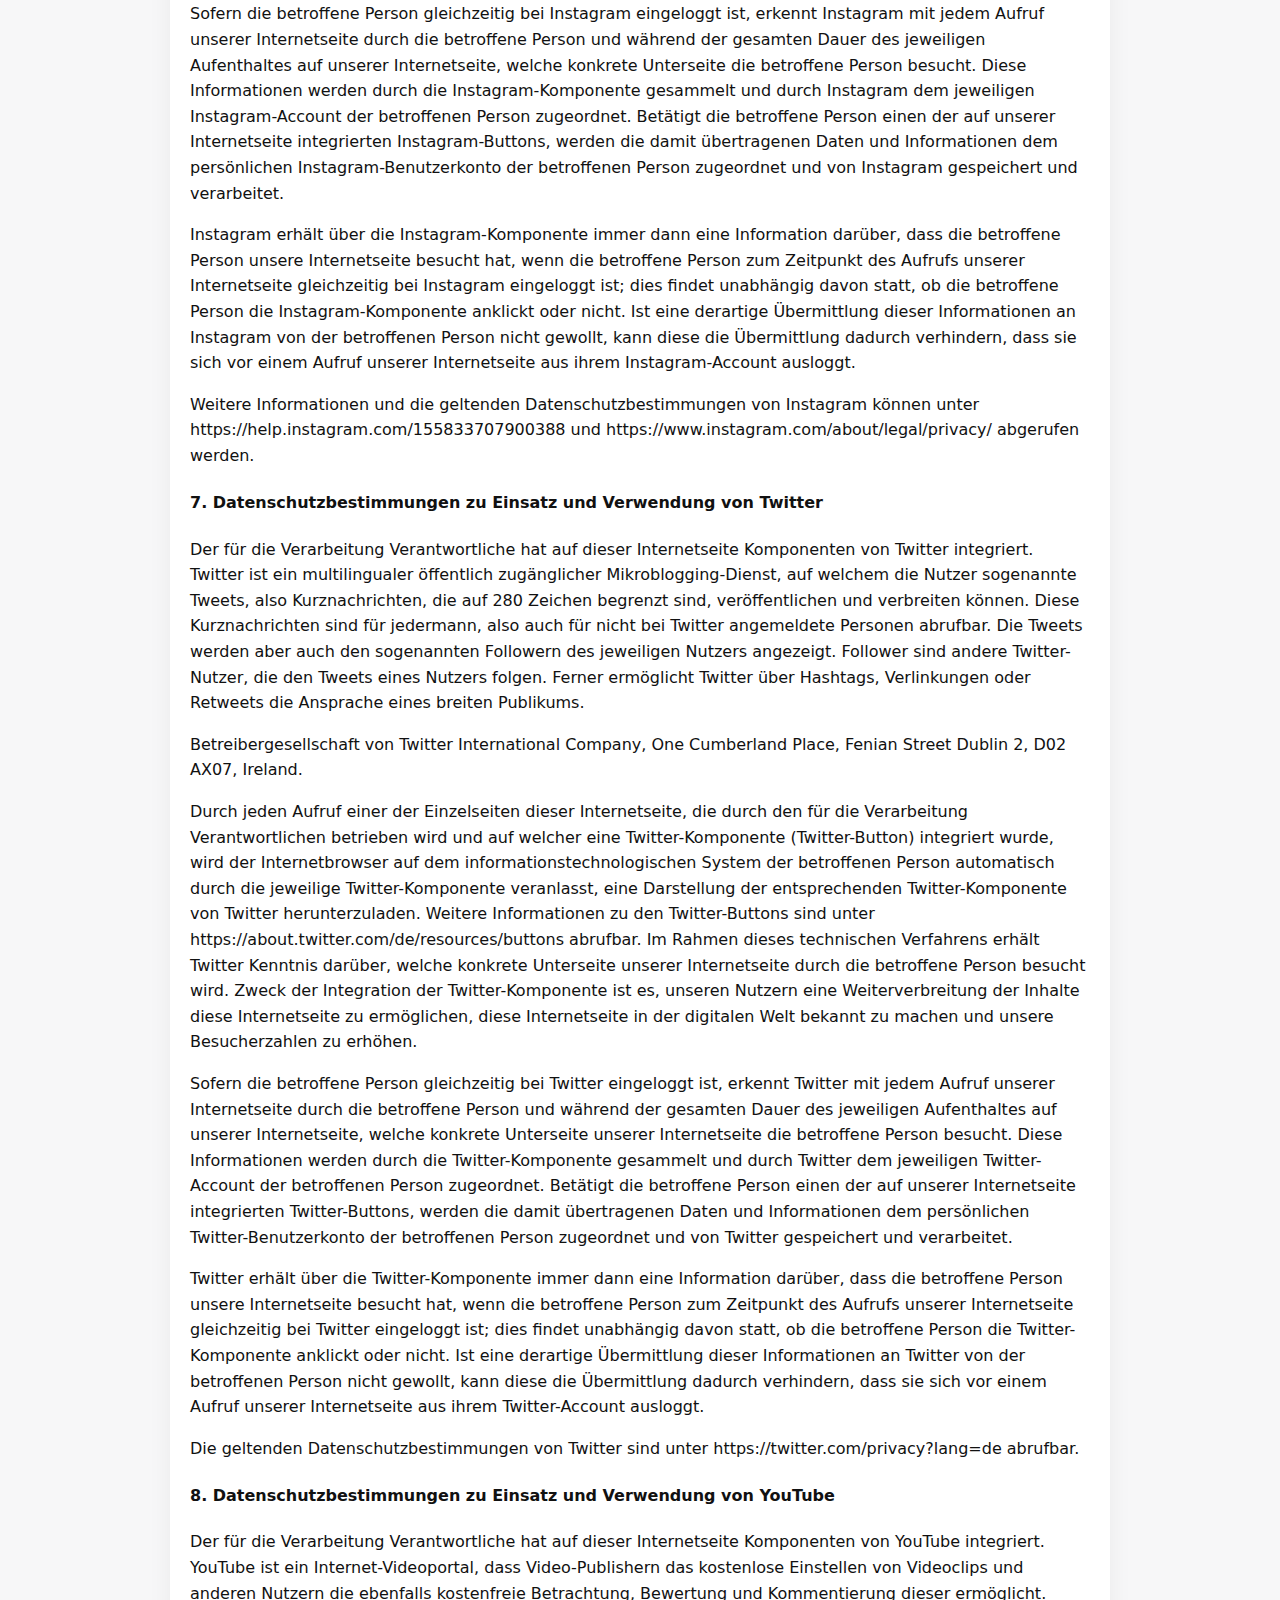
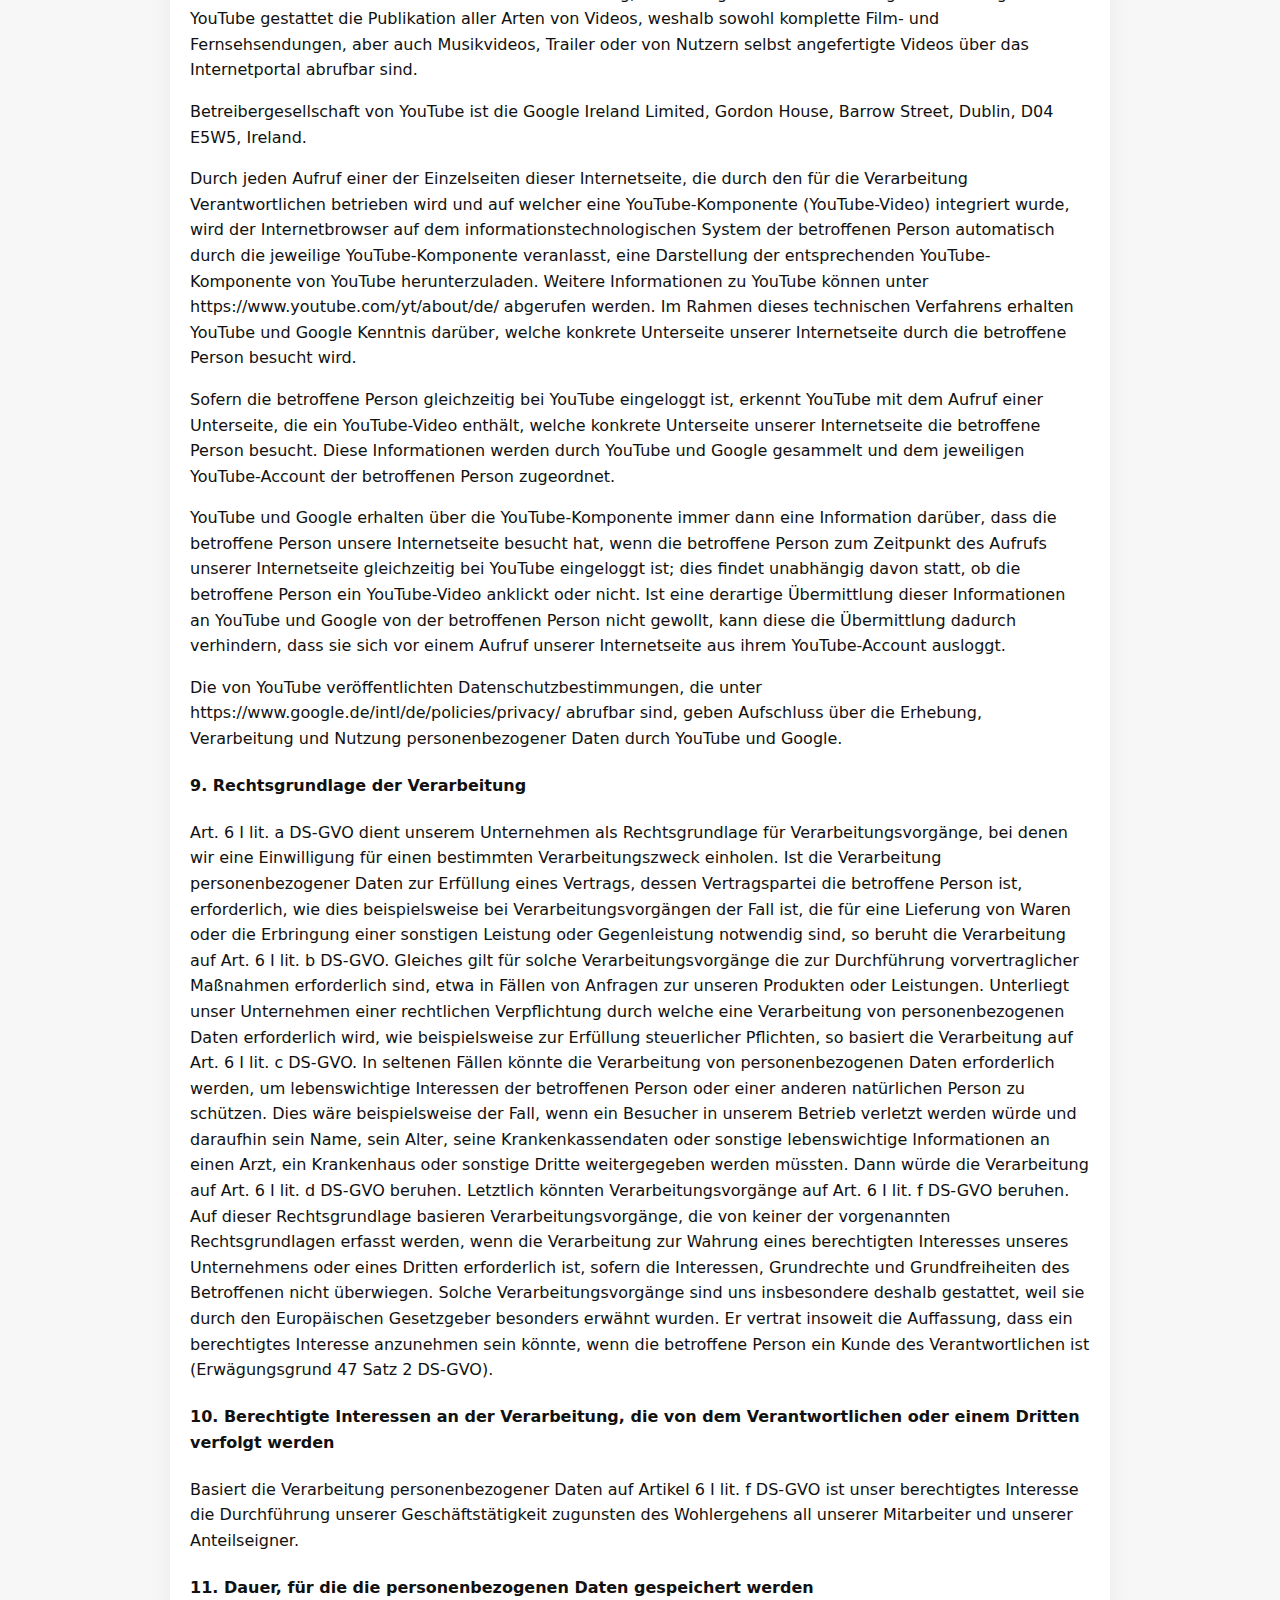
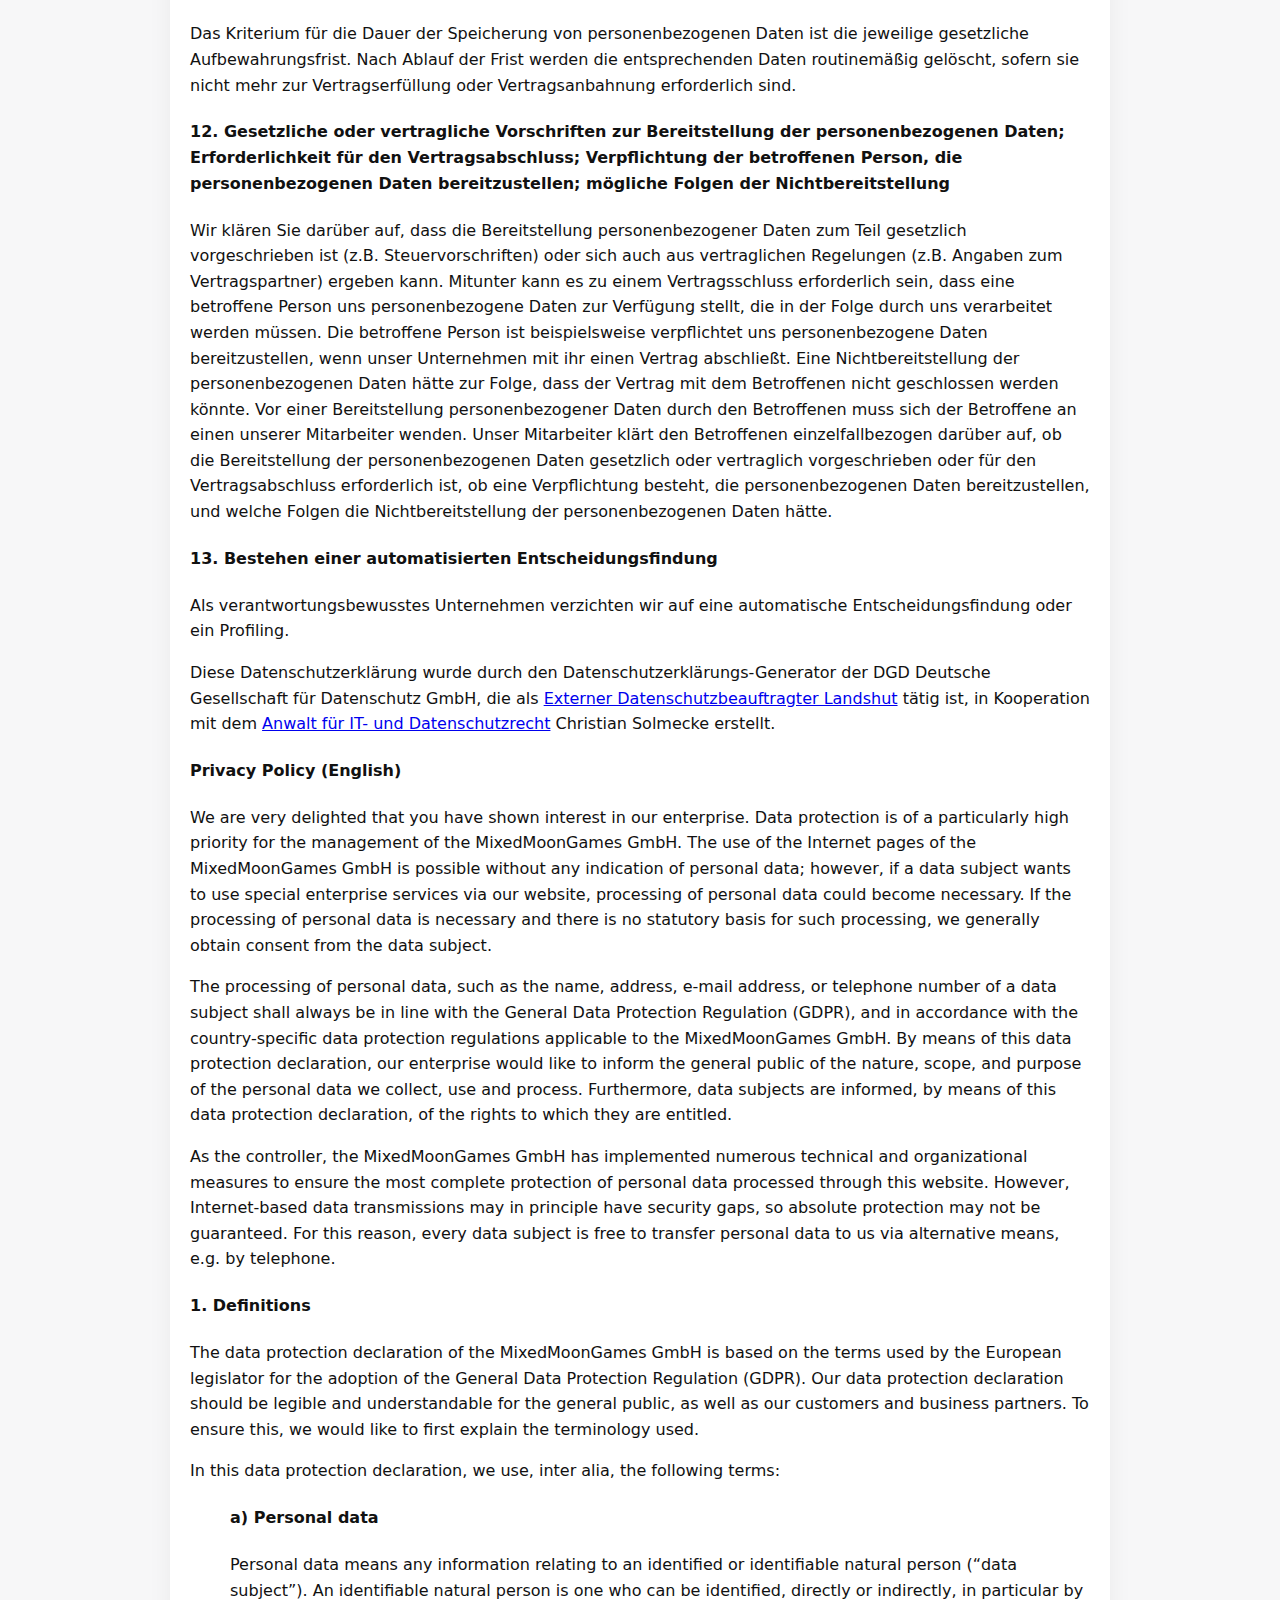
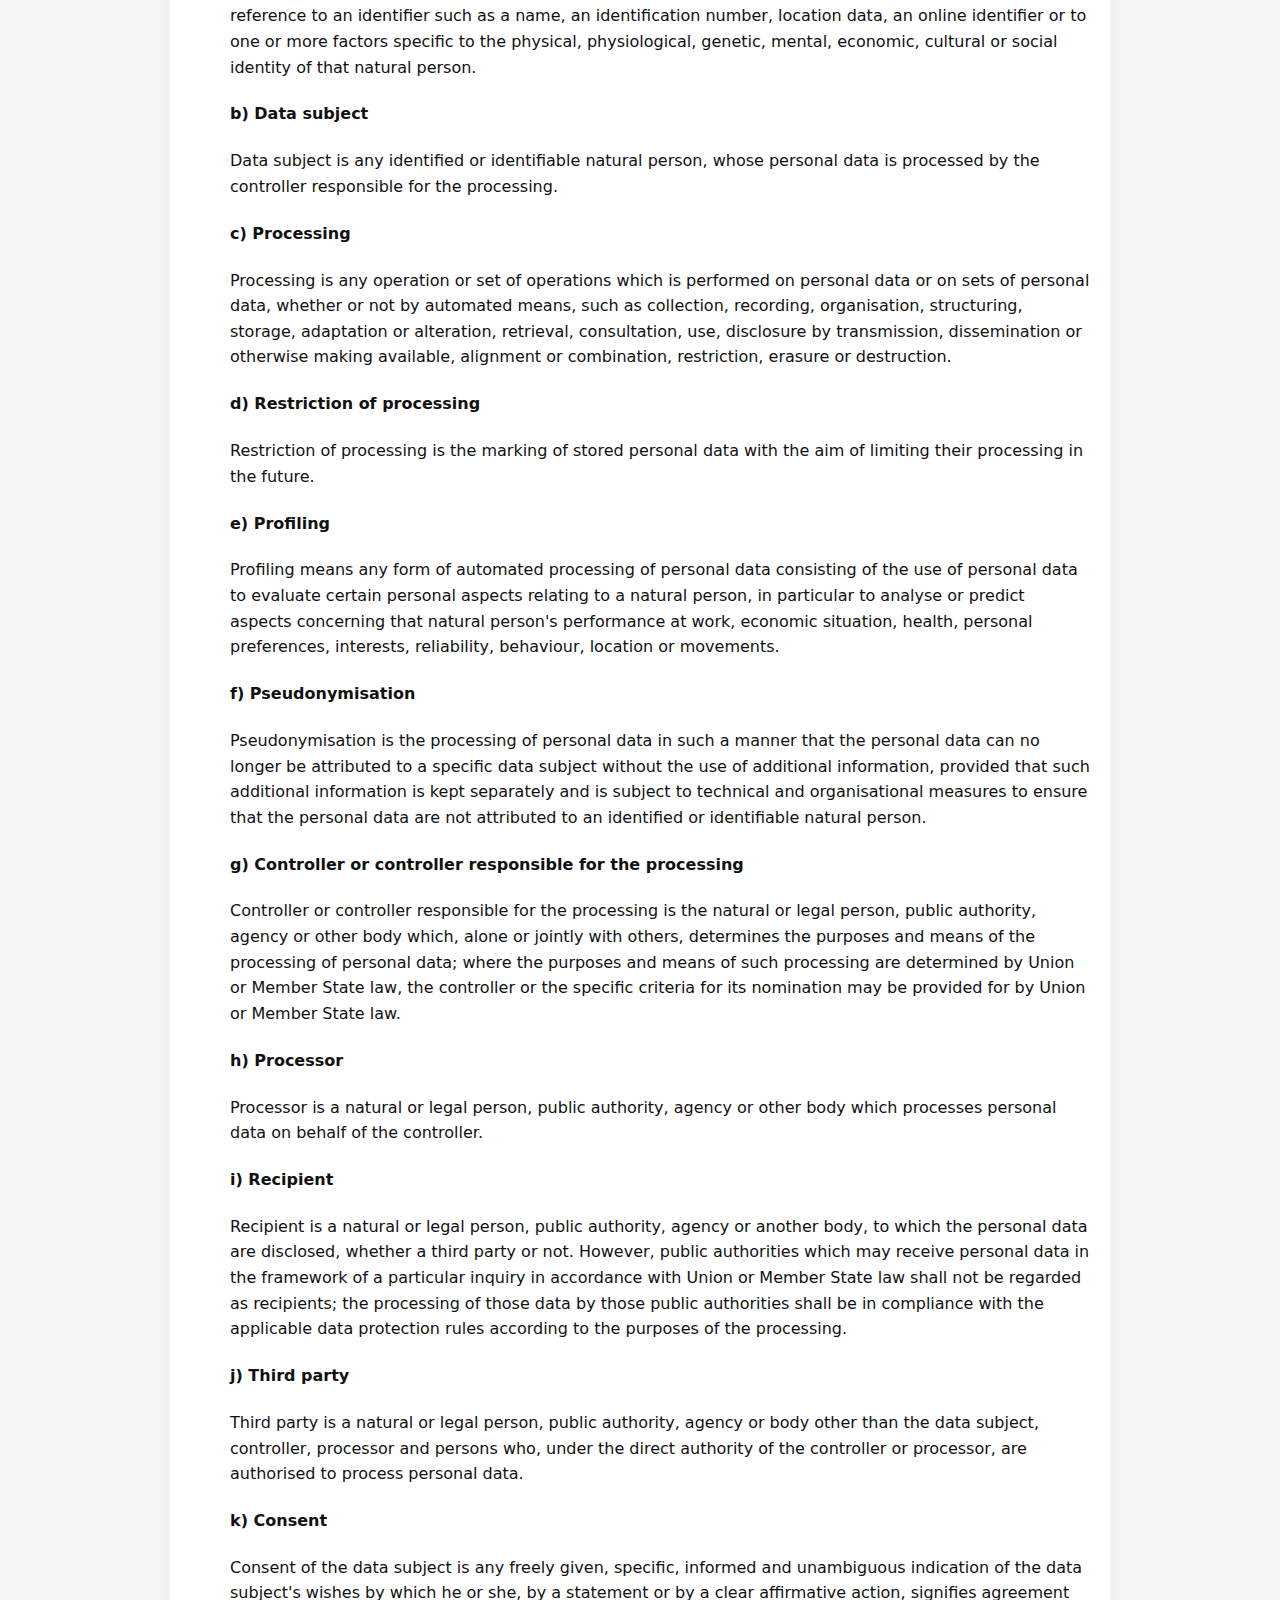
<file: datenschutz.html>
<!doctype html>
<html lang="de">
<head>
    <meta charset="utf-8" />
    <meta name="viewport" content="width=device-width,initial-scale=1" />
    <meta name="author" content="MixedMoonGames GmbH" />
    <meta name="description" content="Datenschutzerklärung" />
    <title>Datenschutzerklärung</title>
    <style>
        :root {
            --bg: #f7f7f8;
            --card: #ffffff;
            --text: #111;
            --muted: #555;
            --accent: #0b63d6;
            --maxw: 900px;
            --pad: 20px;
            font-family: system-ui, -apple-system, "Segoe UI", Roboto, "Helvetica Neue", Arial;
        }
        html,body{height:100%;margin:0;background:var(--bg);color:var(--text)}
        .wrap{max-width:var(--maxw);margin:36px auto;padding:var(--pad);background:var(--card);box-shadow:0 6px 24px rgba(20,20,30,0.06);border-radius:8px}
        header{display:flex;align-items:center;justify-content:space-between;gap:16px;margin-bottom:8px}
        h1{font-size:1.25rem;margin:0}
        p.lead{margin:0;color:var(--muted);font-size:0.95rem}
        nav a{color:var(--accent);text-decoration:none;font-size:0.95rem}
        main{margin-top:18px;line-height:1.6}
        footer{margin-top:28px;font-size:0.9rem;color:var(--muted)}
        /* responsive */
        @media (max-width:520px){
            .wrap{margin:18px;padding:14px}
            h1{font-size:1.05rem}
        }
    </style>
</head>
<body>
    <div class="wrap" role="main">
        <header>
            <div>
                <h1>Datenschutzerklärung</h1>
                <p class="lead">Informationen zum Umgang mit personenbezogenen Daten auf dieser Website</p>
            </div>
            <nav aria-label="Seitennavigation">
                <a href="/">Zurück zur Startseite</a>
            </nav>
        </header>

        <main>
            <!-- Datenschutz -->
							<article id="datenschutz">
								<h2 class="major">Privacy Policy </h2>
								<!-- <span class="image main"><img src="images/pic01.jpg" alt="" /></span> -->
								<h4>Datenschutzerklärung (Deutsch)</h4>

									<p>Wir freuen uns sehr über Ihr Interesse an unserem Unternehmen. Datenschutz hat einen besonders hohen Stellenwert für die Geschäftsleitung der MixedMoonGames GmbH. Eine Nutzung der Internetseiten der MixedMoonGames GmbH ist grundsätzlich ohne jede Angabe personenbezogener Daten möglich. Sofern eine betroffene Person besondere Services unseres Unternehmens über unsere Internetseite in Anspruch nehmen möchte, könnte jedoch eine Verarbeitung personenbezogener Daten erforderlich werden. Ist die Verarbeitung personenbezogener Daten erforderlich und besteht für eine solche Verarbeitung keine gesetzliche Grundlage, holen wir generell eine Einwilligung der betroffenen Person ein.</p>
									
									<p>Die Verarbeitung personenbezogener Daten, beispielsweise des Namens, der Anschrift, E-Mail-Adresse oder Telefonnummer einer betroffenen Person, erfolgt stets im Einklang mit der Datenschutz-Grundverordnung und in Übereinstimmung mit den für die MixedMoonGames GmbH geltenden landesspezifischen Datenschutzbestimmungen. Mittels dieser Datenschutzerklärung möchte unser Unternehmen die Öffentlichkeit über Art, Umfang und Zweck der von uns erhobenen, genutzten und verarbeiteten personenbezogenen Daten informieren. Ferner werden betroffene Personen mittels dieser Datenschutzerklärung über die ihnen zustehenden Rechte aufgeklärt.</p>
									
									<p>Die MixedMoonGames GmbH hat als für die Verarbeitung Verantwortlicher zahlreiche technische und organisatorische Maßnahmen umgesetzt, um einen möglichst lückenlosen Schutz der über diese Internetseite verarbeiteten personenbezogenen Daten sicherzustellen. Dennoch können Internetbasierte Datenübertragungen grundsätzlich Sicherheitslücken aufweisen, sodass ein absoluter Schutz nicht gewährleistet werden kann. Aus diesem Grund steht es jeder betroffenen Person frei, personenbezogene Daten auch auf alternativen Wegen, beispielsweise telefonisch, an uns zu übermitteln.</p>
									
									<h4>1. Begriffsbestimmungen</h4>
									<p>Die Datenschutzerklärung der MixedMoonGames GmbH beruht auf den Begrifflichkeiten, die durch den Europäischen Richtlinien- und Verordnungsgeber beim Erlass der Datenschutz-Grundverordnung (DS-GVO) verwendet wurden. Unsere Datenschutzerklärung soll sowohl für die Öffentlichkeit als auch für unsere Kunden und Geschäftspartner einfach lesbar und verständlich sein. Um dies zu gewährleisten, möchten wir vorab die verwendeten Begrifflichkeiten erläutern.</p>
									
									<p>Wir verwenden in dieser Datenschutzerklärung unter anderem die folgenden Begriffe:</p>
									
									<ul style="list-style: none">
									<li><h4>a)    personenbezogene Daten</h4>
									<p>Personenbezogene Daten sind alle Informationen, die sich auf eine identifizierte oder identifizierbare natürliche Person (im Folgenden „betroffene Person“) beziehen. Als identifizierbar wird eine natürliche Person angesehen, die direkt oder indirekt, insbesondere mittels Zuordnung zu einer Kennung wie einem Namen, zu einer Kennnummer, zu Standortdaten, zu einer Online-Kennung oder zu einem oder mehreren besonderen Merkmalen, die Ausdruck der physischen, physiologischen, genetischen, psychischen, wirtschaftlichen, kulturellen oder sozialen Identität dieser natürlichen Person sind, identifiziert werden kann.</p>
									</li>
									<li><h4>b)    betroffene Person</h4>
									<p>Betroffene Person ist jede identifizierte oder identifizierbare natürliche Person, deren personenbezogene Daten von dem für die Verarbeitung Verantwortlichen verarbeitet werden.</p>
									</li>
									<li><h4>c)    Verarbeitung</h4>
									<p>Verarbeitung ist jeder mit oder ohne Hilfe automatisierter Verfahren ausgeführte Vorgang oder jede solche Vorgangsreihe im Zusammenhang mit personenbezogenen Daten wie das Erheben, das Erfassen, die Organisation, das Ordnen, die Speicherung, die Anpassung oder Veränderung, das Auslesen, das Abfragen, die Verwendung, die Offenlegung durch Übermittlung, Verbreitung oder eine andere Form der Bereitstellung, den Abgleich oder die Verknüpfung, die Einschränkung, das Löschen oder die Vernichtung.</p>
									</li>
									<li><h4>d)    Einschränkung der Verarbeitung</h4>
									<p>Einschränkung der Verarbeitung ist die Markierung gespeicherter personenbezogener Daten mit dem Ziel, ihre künftige Verarbeitung einzuschränken.</p>
									</li>
									<li><h4>e)    Profiling</h4>
									<p>Profiling ist jede Art der automatisierten Verarbeitung personenbezogener Daten, die darin besteht, dass diese personenbezogenen Daten verwendet werden, um bestimmte persönliche Aspekte, die sich auf eine natürliche Person beziehen, zu bewerten, insbesondere, um Aspekte bezüglich Arbeitsleistung, wirtschaftlicher Lage, Gesundheit, persönlicher Vorlieben, Interessen, Zuverlässigkeit, Verhalten, Aufenthaltsort oder Ortswechsel dieser natürlichen Person zu analysieren oder vorherzusagen.</p>
									</li>
									<li><h4>f)     Pseudonymisierung</h4>
									<p>Pseudonymisierung ist die Verarbeitung personenbezogener Daten in einer Weise, auf welche die personenbezogenen Daten ohne Hinzuziehung zusätzlicher Informationen nicht mehr einer spezifischen betroffenen Person zugeordnet werden können, sofern diese zusätzlichen Informationen gesondert aufbewahrt werden und technischen und organisatorischen Maßnahmen unterliegen, die gewährleisten, dass die personenbezogenen Daten nicht einer identifizierten oder identifizierbaren natürlichen Person zugewiesen werden.</p>
									</li>
									<li><h4>g)    Verantwortlicher oder für die Verarbeitung Verantwortlicher</h4>
									<p>Verantwortlicher oder für die Verarbeitung Verantwortlicher ist die natürliche oder juristische Person, Behörde, Einrichtung oder andere Stelle, die allein oder gemeinsam mit anderen über die Zwecke und Mittel der Verarbeitung von personenbezogenen Daten entscheidet. Sind die Zwecke und Mittel dieser Verarbeitung durch das Unionsrecht oder das Recht der Mitgliedstaaten vorgegeben, so kann der Verantwortliche beziehungsweise können die bestimmten Kriterien seiner Benennung nach dem Unionsrecht oder dem Recht der Mitgliedstaaten vorgesehen werden.</p>
									</li>
									<li><h4>h)    Auftragsverarbeiter</h4>
									<p>Auftragsverarbeiter ist eine natürliche oder juristische Person, Behörde, Einrichtung oder andere Stelle, die personenbezogene Daten im Auftrag des Verantwortlichen verarbeitet.</p>
									</li>
									<li><h4>i)      Empfänger</h4>
									<p>Empfänger ist eine natürliche oder juristische Person, Behörde, Einrichtung oder andere Stelle, der personenbezogene Daten offengelegt werden, unabhängig davon, ob es sich bei ihr um einen Dritten handelt oder nicht. Behörden, die im Rahmen eines bestimmten Untersuchungsauftrags nach dem Unionsrecht oder dem Recht der Mitgliedstaaten möglicherweise personenbezogene Daten erhalten, gelten jedoch nicht als Empfänger.</p>
									</li>
									<li><h4>j)      Dritter</h4>
									<p>Dritter ist eine natürliche oder juristische Person, Behörde, Einrichtung oder andere Stelle außer der betroffenen Person, dem Verantwortlichen, dem Auftragsverarbeiter und den Personen, die unter der unmittelbaren Verantwortung des Verantwortlichen oder des Auftragsverarbeiters befugt sind, die personenbezogenen Daten zu verarbeiten.</p>
									</li>
									<li><h4>k)    Einwilligung</h4>
									<p>Einwilligung ist jede von der betroffenen Person freiwillig für den bestimmten Fall in informierter Weise und unmissverständlich abgegebene Willensbekundung in Form einer Erklärung oder einer sonstigen eindeutigen bestätigenden Handlung, mit der die betroffene Person zu verstehen gibt, dass sie mit der Verarbeitung der sie betreffenden personenbezogenen Daten einverstanden ist.</p>
									</li>
									</ul>
									
									<h4>2. Name und Anschrift des für die Verarbeitung Verantwortlichen</h4>
									<p>Verantwortlicher im Sinne der Datenschutz-Grundverordnung, sonstiger in den Mitgliedstaaten der Europäischen Union geltenden Datenschutzgesetze und anderer Bestimmungen mit datenschutzrechtlichem Charakter ist die:</p>
									
									<p>MixedMoonGames GmbH</p>
									<p>Eschenring 3</p>
									<p>39171 SÜLZETAL</p>
									<p>Deutschland</p>
									<p>E-Mail: mixed.moon.games@gmail.com</p>
									<p>Website: mixedmoongames.info</p>
									
									<h4>3. Erfassung von allgemeinen Daten und Informationen</h4>
									<p>Die Internetseite der MixedMoonGames GmbH erfasst mit jedem Aufruf der Internetseite durch eine betroffene Person oder ein automatisiertes System eine Reihe von allgemeinen Daten und Informationen. Diese allgemeinen Daten und Informationen werden in den Logfiles des Servers gespeichert. Erfasst werden können die (1) verwendeten Browsertypen und Versionen, (2) das vom zugreifenden System verwendete Betriebssystem, (3) die Internetseite, von welcher ein zugreifendes System auf unsere Internetseite gelangt (sogenannte Referrer), (4) die Unterwebseiten, welche über ein zugreifendes System auf unserer Internetseite angesteuert werden, (5) das Datum und die Uhrzeit eines Zugriffs auf die Internetseite, (6) eine Internet-Protokoll-Adresse (IP-Adresse), (7) der Internet-Service-Provider des zugreifenden Systems und (8) sonstige ähnliche Daten und Informationen, die der Gefahrenabwehr im Falle von Angriffen auf unsere informationstechnologischen Systeme dienen.</p>
									
									<p>Bei der Nutzung dieser allgemeinen Daten und Informationen zieht die MixedMoonGames GmbH keine Rückschlüsse auf die betroffene Person. Diese Informationen werden vielmehr benötigt, um (1) die Inhalte unserer Internetseite korrekt auszuliefern, (2) die Inhalte unserer Internetseite sowie die Werbung für diese zu optimieren, (3) die dauerhafte Funktionsfähigkeit unserer informationstechnologischen Systeme und der Technik unserer Internetseite zu gewährleisten sowie (4) um Strafverfolgungsbehörden im Falle eines Cyberangriffes die zur Strafverfolgung notwendigen Informationen bereitzustellen. Diese anonym erhobenen Daten und Informationen werden durch die MixedMoonGames GmbH daher einerseits statistisch und ferner mit dem Ziel ausgewertet, den Datenschutz und die Datensicherheit in unserem Unternehmen zu erhöhen, um letztlich ein optimales Schutzniveau für die von uns verarbeiteten personenbezogenen Daten sicherzustellen. Die anonymen Daten der Server-Logfiles werden getrennt von allen durch eine betroffene Person angegebenen personenbezogenen Daten gespeichert.</p>
									
									<h4>4. Routinemäßige Löschung und Sperrung von personenbezogenen Daten</h4>
									<p>Der für die Verarbeitung Verantwortliche verarbeitet und speichert personenbezogene Daten der betroffenen Person nur für den Zeitraum, der zur Erreichung des Speicherungszwecks erforderlich ist oder sofern dies durch den Europäischen Richtlinien- und Verordnungsgeber oder einen anderen Gesetzgeber in Gesetzen oder Vorschriften, welchen der für die Verarbeitung Verantwortliche unterliegt, vorgesehen wurde.</p>
									
									<p>Entfällt der Speicherungszweck oder läuft eine vom Europäischen Richtlinien- und Verordnungsgeber oder einem anderen zuständigen Gesetzgeber vorgeschriebene Speicherfrist ab, werden die personenbezogenen Daten routinemäßig und entsprechend den gesetzlichen Vorschriften gesperrt oder gelöscht.</p>
									
									<h4>5. Rechte der betroffenen Person</h4>
									<ul style="list-style: none;">
									<li><h4>a)    Recht auf Bestätigung</h4>
									<p>Jede betroffene Person hat das vom Europäischen Richtlinien- und Verordnungsgeber eingeräumte Recht, von dem für die Verarbeitung Verantwortlichen eine Bestätigung darüber zu verlangen, ob sie betreffende personenbezogene Daten verarbeitet werden. Möchte eine betroffene Person dieses Bestätigungsrecht in Anspruch nehmen, kann sie sich hierzu jederzeit an einen Mitarbeiter des für die Verarbeitung Verantwortlichen wenden.</p>
									</li>
									<li><h4>b)    Recht auf Auskunft</h4>
									<p>Jede von der Verarbeitung personenbezogener Daten betroffene Person hat das vom Europäischen Richtlinien- und Verordnungsgeber gewährte Recht, jederzeit von dem für die Verarbeitung Verantwortlichen unentgeltliche Auskunft über die zu seiner Person gespeicherten personenbezogenen Daten und eine Kopie dieser Auskunft zu erhalten. Ferner hat der Europäische Richtlinien- und Verordnungsgeber der betroffenen Person Auskunft über folgende Informationen zugestanden:</p>
									
									<ul style="list-style: none;">
									<li>die Verarbeitungszwecke</li>
									<li>die Kategorien personenbezogener Daten, die verarbeitet werden</li>
									<li>die Empfänger oder Kategorien von Empfängern, gegenüber denen die personenbezogenen Daten offengelegt worden sind oder noch offengelegt werden, insbesondere bei Empfängern in Drittländern oder bei internationalen Organisationen</li>
									<li>falls möglich die geplante Dauer, für die die personenbezogenen Daten gespeichert werden, oder, falls dies nicht möglich ist, die Kriterien für die Festlegung dieser Dauer</li>
									<li>das Bestehen eines Rechts auf Berichtigung oder Löschung der sie betreffenden personenbezogenen Daten oder auf Einschränkung der Verarbeitung durch den Verantwortlichen oder eines Widerspruchsrechts gegen diese Verarbeitung</li>
									<li>das Bestehen eines Beschwerderechts bei einer Aufsichtsbehörde</li>
									<li>wenn die personenbezogenen Daten nicht bei der betroffenen Person erhoben werden: Alle verfügbaren Informationen über die Herkunft der Daten</li>
									<li>das Bestehen einer automatisierten Entscheidungsfindung einschließlich Profiling gemäß Artikel 22 Abs.1 und 4 DS-GVO und — zumindest in diesen Fällen — aussagekräftige Informationen über die involvierte Logik sowie die Tragweite und die angestrebten Auswirkungen einer derartigen Verarbeitung für die betroffene Person</li>
									
									</ul>
									<p>Ferner steht der betroffenen Person ein Auskunftsrecht darüber zu, ob personenbezogene Daten an ein Drittland oder an eine internationale Organisation übermittelt wurden. Sofern dies der Fall ist, so steht der betroffenen Person im Übrigen das Recht zu, Auskunft über die geeigneten Garantien im Zusammenhang mit der Übermittlung zu erhalten.</p>
									
									<p>Möchte eine betroffene Person dieses Auskunftsrecht in Anspruch nehmen, kann sie sich hierzu jederzeit an einen Mitarbeiter des für die Verarbeitung Verantwortlichen wenden.</p>
									</li>
									<li><h4>c)    Recht auf Berichtigung</h4>
									<p>Jede von der Verarbeitung personenbezogener Daten betroffene Person hat das vom Europäischen Richtlinien- und Verordnungsgeber gewährte Recht, die unverzügliche Berichtigung sie betreffender unrichtiger personenbezogener Daten zu verlangen. Ferner steht der betroffenen Person das Recht zu, unter Berücksichtigung der Zwecke der Verarbeitung, die Vervollständigung unvollständiger personenbezogener Daten — auch mittels einer ergänzenden Erklärung — zu verlangen.</p>
									
									<p>Möchte eine betroffene Person dieses Berichtigungsrecht in Anspruch nehmen, kann sie sich hierzu jederzeit an einen Mitarbeiter des für die Verarbeitung Verantwortlichen wenden.</p></li>
									<li>
									<h4>d)    Recht auf Löschung (Recht auf Vergessen werden)</h4>
									<p>Jede von der Verarbeitung personenbezogener Daten betroffene Person hat das vom Europäischen Richtlinien- und Verordnungsgeber gewährte Recht, von dem Verantwortlichen zu verlangen, dass die sie betreffenden personenbezogenen Daten unverzüglich gelöscht werden, sofern einer der folgenden Gründe zutrifft und soweit die Verarbeitung nicht erforderlich ist:</p>
									
									<ul style="list-style: none;">
									<li>Die personenbezogenen Daten wurden für solche Zwecke erhoben oder auf sonstige Weise verarbeitet, für welche sie nicht mehr notwendig sind.</li>
									<li>Die betroffene Person widerruft ihre Einwilligung, auf die sich die Verarbeitung gemäß Art. 6 Abs. 1 Buchstabe a DS-GVO oder Art. 9 Abs. 2 Buchstabe a DS-GVO stützte, und es fehlt an einer anderweitigen Rechtsgrundlage für die Verarbeitung.</li>
									<li>Die betroffene Person legt gemäß Art. 21 Abs. 1 DS-GVO Widerspruch gegen die Verarbeitung ein, und es liegen keine vorrangigen berechtigten Gründe für die Verarbeitung vor, oder die betroffene Person legt gemäß Art. 21 Abs. 2 DS-GVO Widerspruch gegen die Verarbeitung ein.</li>
									<li>Die personenbezogenen Daten wurden unrechtmäßig verarbeitet.</li>
									<li>Die Löschung der personenbezogenen Daten ist zur Erfüllung einer rechtlichen Verpflichtung nach dem Unionsrecht oder dem Recht der Mitgliedstaaten erforderlich, dem der Verantwortliche unterliegt.</li>
									<li>Die personenbezogenen Daten wurden in Bezug auf angebotene Dienste der Informationsgesellschaft gemäß Art. 8 Abs. 1 DS-GVO erhoben.</li>
									
									</ul>
									<p>Sofern einer der oben genannten Gründe zutrifft und eine betroffene Person die Löschung von personenbezogenen Daten, die bei der MixedMoonGames GmbH gespeichert sind, veranlassen möchte, kann sie sich hierzu jederzeit an einen Mitarbeiter des für die Verarbeitung Verantwortlichen wenden. Der Mitarbeiter der MixedMoonGames GmbH wird veranlassen, dass dem Löschverlangen unverzüglich nachgekommen wird.</p>
									
									<p>Wurden die personenbezogenen Daten von der MixedMoonGames GmbH öffentlich gemacht und ist unser Unternehmen als Verantwortlicher gemäß Art. 17 Abs. 1 DS-GVO zur Löschung der personenbezogenen Daten verpflichtet, so trifft die MixedMoonGames GmbH unter Berücksichtigung der verfügbaren Technologie und der Implementierungskosten angemessene Maßnahmen, auch technischer Art, um andere für die Datenverarbeitung Verantwortliche, welche die veröffentlichten personenbezogenen Daten verarbeiten, darüber in Kenntnis zu setzen, dass die betroffene Person von diesen anderen für die Datenverarbeitung Verantwortlichen die Löschung sämtlicher Links zu diesen personenbezogenen Daten oder von Kopien oder Replikationen dieser personenbezogenen Daten verlangt hat, soweit die Verarbeitung nicht erforderlich ist. Der Mitarbeiter der MixedMoonGames GmbH wird im Einzelfall das Notwendige veranlassen.</p>
									</li>
									<li><h4>e)    Recht auf Einschränkung der Verarbeitung</h4>
									<p>Jede von der Verarbeitung personenbezogener Daten betroffene Person hat das vom Europäischen Richtlinien- und Verordnungsgeber gewährte Recht, von dem Verantwortlichen die Einschränkung der Verarbeitung zu verlangen, wenn eine der folgenden Voraussetzungen gegeben ist:</p>
									
									<ul style="list-style: none;">
									<li>Die Richtigkeit der personenbezogenen Daten wird von der betroffenen Person bestritten, und zwar für eine Dauer, die es dem Verantwortlichen ermöglicht, die Richtigkeit der personenbezogenen Daten zu überprüfen.</li>
									<li>Die Verarbeitung ist unrechtmäßig, die betroffene Person lehnt die Löschung der personenbezogenen Daten ab und verlangt stattdessen die Einschränkung der Nutzung der personenbezogenen Daten.</li>
									<li>Der Verantwortliche benötigt die personenbezogenen Daten für die Zwecke der Verarbeitung nicht länger, die betroffene Person benötigt sie jedoch zur Geltendmachung, Ausübung oder Verteidigung von Rechtsansprüchen.</li>
									<li>Die betroffene Person hat Widerspruch gegen die Verarbeitung gem. Art. 21 Abs. 1 DS-GVO eingelegt und es steht noch nicht fest, ob die berechtigten Gründe des Verantwortlichen gegenüber denen der betroffenen Person überwiegen.</li>
									
									</ul>
									<p>Sofern eine der oben genannten Voraussetzungen gegeben ist und eine betroffene Person die Einschränkung von personenbezogenen Daten, die bei der MixedMoonGames GmbH gespeichert sind, verlangen möchte, kann sie sich hierzu jederzeit an einen Mitarbeiter des für die Verarbeitung Verantwortlichen wenden. Der Mitarbeiter der MixedMoonGames GmbH wird die Einschränkung der Verarbeitung veranlassen.</p>
									</li>
									<li><h4>f)     Recht auf Datenübertragbarkeit</h4>
									<p>Jede von der Verarbeitung personenbezogener Daten betroffene Person hat das vom Europäischen Richtlinien- und Verordnungsgeber gewährte Recht, die sie betreffenden personenbezogenen Daten, welche durch die betroffene Person einem Verantwortlichen bereitgestellt wurden, in einem strukturierten, gängigen und maschinenlesbaren Format zu erhalten. Sie hat außerdem das Recht, diese Daten einem anderen Verantwortlichen ohne Behinderung durch den Verantwortlichen, dem die personenbezogenen Daten bereitgestellt wurden, zu übermitteln, sofern die Verarbeitung auf der Einwilligung gemäß Art. 6 Abs. 1 Buchstabe a DS-GVO oder Art. 9 Abs. 2 Buchstabe a DS-GVO oder auf einem Vertrag gemäß Art. 6 Abs. 1 Buchstabe b DS-GVO beruht und die Verarbeitung mithilfe automatisierter Verfahren erfolgt, sofern die Verarbeitung nicht für die Wahrnehmung einer Aufgabe erforderlich ist, die im öffentlichen Interesse liegt oder in Ausübung öffentlicher Gewalt erfolgt, welche dem Verantwortlichen übertragen wurde.</p>
									
									<p>Ferner hat die betroffene Person bei der Ausübung ihres Rechts auf Datenübertragbarkeit gemäß Art. 20 Abs. 1 DS-GVO das Recht, zu erwirken, dass die personenbezogenen Daten direkt von einem Verantwortlichen an einen anderen Verantwortlichen übermittelt werden, soweit dies technisch machbar ist und sofern hiervon nicht die Rechte und Freiheiten anderer Personen beeinträchtigt werden.</p>
									
									<p>Zur Geltendmachung des Rechts auf Datenübertragbarkeit kann sich die betroffene Person jederzeit an einen Mitarbeiter der MixedMoonGames GmbH wenden.</p>
									
									</li>
									<li>
									<h4>g)    Recht auf Widerspruch</h4>
									<p>Jede von der Verarbeitung personenbezogener Daten betroffene Person hat das vom Europäischen Richtlinien- und Verordnungsgeber gewährte Recht, aus Gründen, die sich aus ihrer besonderen Situation ergeben, jederzeit gegen die Verarbeitung sie betreffender personenbezogener Daten, die aufgrund von Art. 6 Abs. 1 Buchstaben e oder f DS-GVO erfolgt, Widerspruch einzulegen. Dies gilt auch für ein auf diese Bestimmungen gestütztes Profiling.</p>
									
									<p>Die MixedMoonGames GmbH verarbeitet die personenbezogenen Daten im Falle des Widerspruchs nicht mehr, es sei denn, wir können zwingende schutzwürdige Gründe für die Verarbeitung nachweisen, die den Interessen, Rechten und Freiheiten der betroffenen Person überwiegen, oder die Verarbeitung dient der Geltendmachung, Ausübung oder Verteidigung von Rechtsansprüchen.</p>
									
									<p>Verarbeitet die MixedMoonGames GmbH personenbezogene Daten, um Direktwerbung zu betreiben, so hat die betroffene Person das Recht, jederzeit Widerspruch gegen die Verarbeitung der personenbezogenen Daten zum Zwecke derartiger Werbung einzulegen. Dies gilt auch für das Profiling, soweit es mit solcher Direktwerbung in Verbindung steht. Widerspricht die betroffene Person gegenüber der MixedMoonGames GmbH der Verarbeitung für Zwecke der Direktwerbung, so wird die MixedMoonGames GmbH die personenbezogenen Daten nicht mehr für diese Zwecke verarbeiten.</p>
									
									<p>Zudem hat die betroffene Person das Recht, aus Gründen, die sich aus ihrer besonderen Situation ergeben, gegen die sie betreffende Verarbeitung personenbezogener Daten, die bei der MixedMoonGames GmbH zu wissenschaftlichen oder historischen Forschungszwecken oder zu statistischen Zwecken gemäß Art. 89 Abs. 1 DS-GVO erfolgen, Widerspruch einzulegen, es sei denn, eine solche Verarbeitung ist zur Erfüllung einer im öffentlichen Interesse liegenden Aufgabe erforderlich.</p>
									
									<p>Zur Ausübung des Rechts auf Widerspruch kann sich die betroffene Person direkt an jeden Mitarbeiter der MixedMoonGames GmbH oder einen anderen Mitarbeiter wenden. Der betroffenen Person steht es ferner frei, im Zusammenhang mit der Nutzung von Diensten der Informationsgesellschaft, ungeachtet der Richtlinie 2002/58/EG, ihr Widerspruchsrecht mittels automatisierter Verfahren auszuüben, bei denen technische Spezifikationen verwendet werden.</p>
									</li>
									<li><h4>h)    Automatisierte Entscheidungen im Einzelfall einschließlich Profiling</h4>
									<p>Jede von der Verarbeitung personenbezogener Daten betroffene Person hat das vom Europäischen Richtlinien- und Verordnungsgeber gewährte Recht, nicht einer ausschließlich auf einer automatisierten Verarbeitung — einschließlich Profiling — beruhenden Entscheidung unterworfen zu werden, die ihr gegenüber rechtliche Wirkung entfaltet oder sie in ähnlicher Weise erheblich beeinträchtigt, sofern die Entscheidung (1) nicht für den Abschluss oder die Erfüllung eines Vertrags zwischen der betroffenen Person und dem Verantwortlichen erforderlich ist, oder (2) aufgrund von Rechtsvorschriften der Union oder der Mitgliedstaaten, denen der Verantwortliche unterliegt, zulässig ist und diese Rechtsvorschriften angemessene Maßnahmen zur Wahrung der Rechte und Freiheiten sowie der berechtigten Interessen der betroffenen Person enthalten oder (3) mit ausdrücklicher Einwilligung der betroffenen Person erfolgt.</p>
									
									<p>Ist die Entscheidung (1) für den Abschluss oder die Erfüllung eines Vertrags zwischen der betroffenen Person und dem Verantwortlichen erforderlich oder (2) erfolgt sie mit ausdrücklicher Einwilligung der betroffenen Person, trifft die MixedMoonGames GmbH angemessene Maßnahmen, um die Rechte und Freiheiten sowie die berechtigten Interessen der betroffenen Person zu wahren, wozu mindestens das Recht auf Erwirkung des Eingreifens einer Person seitens des Verantwortlichen, auf Darlegung des eigenen Standpunkts und auf Anfechtung der Entscheidung gehört.</p>
									
									<p>Möchte die betroffene Person Rechte mit Bezug auf automatisierte Entscheidungen geltend machen, kann sie sich hierzu jederzeit an einen Mitarbeiter des für die Verarbeitung Verantwortlichen wenden.</p>
									
									</li>
									<li><h4>i)      Recht auf Widerruf einer datenschutzrechtlichen Einwilligung</h4>
									<p>Jede von der Verarbeitung personenbezogener Daten betroffene Person hat das vom Europäischen Richtlinien- und Verordnungsgeber gewährte Recht, eine Einwilligung zur Verarbeitung personenbezogener Daten jederzeit zu widerrufen.</p>
									
									<p>Möchte die betroffene Person ihr Recht auf Widerruf einer Einwilligung geltend machen, kann sie sich hierzu jederzeit an einen Mitarbeiter des für die Verarbeitung Verantwortlichen wenden.</p>
									
									</li>
									</ul>
									<h4>6. Datenschutzbestimmungen zu Einsatz und Verwendung von Instagram</h4>
									<p>Der für die Verarbeitung Verantwortliche hat auf dieser Internetseite Komponenten des Dienstes Instagram integriert. Instagram ist ein Dienst, der als audiovisuelle Plattform zu qualifizieren ist und den Nutzern das Teilen von Fotos und Videos und zudem eine Weiterverbreitung solcher Daten in anderen sozialen Netzwerken ermöglicht.</p>
									
									<p>Betreibergesellschaft der Dienste von Instagram ist die Facebook Ireland Ltd., 4 Grand Canal Square, Grand Canal Harbour, Dublin 2 Ireland.</p>
									
									<p>Durch jeden Aufruf einer der Einzelseiten dieser Internetseite, die durch den für die Verarbeitung Verantwortlichen betrieben wird und auf welcher eine Instagram-Komponente (Insta-Button) integriert wurde, wird der Internetbrowser auf dem informationstechnologischen System der betroffenen Person automatisch durch die jeweilige Instagram-Komponente veranlasst, eine Darstellung der entsprechenden Komponente von Instagram herunterzuladen. Im Rahmen dieses technischen Verfahrens erhält Instagram Kenntnis darüber, welche konkrete Unterseite unserer Internetseite durch die betroffene Person besucht wird.</p>
									
									<p>Sofern die betroffene Person gleichzeitig bei Instagram eingeloggt ist, erkennt Instagram mit jedem Aufruf unserer Internetseite durch die betroffene Person und während der gesamten Dauer des jeweiligen Aufenthaltes auf unserer Internetseite, welche konkrete Unterseite die betroffene Person besucht. Diese Informationen werden durch die Instagram-Komponente gesammelt und durch Instagram dem jeweiligen Instagram-Account der betroffenen Person zugeordnet. Betätigt die betroffene Person einen der auf unserer Internetseite integrierten Instagram-Buttons, werden die damit übertragenen Daten und Informationen dem persönlichen Instagram-Benutzerkonto der betroffenen Person zugeordnet und von Instagram gespeichert und verarbeitet.</p>
									
									<p>Instagram erhält über die Instagram-Komponente immer dann eine Information darüber, dass die betroffene Person unsere Internetseite besucht hat, wenn die betroffene Person zum Zeitpunkt des Aufrufs unserer Internetseite gleichzeitig bei Instagram eingeloggt ist; dies findet unabhängig davon statt, ob die betroffene Person die Instagram-Komponente anklickt oder nicht. Ist eine derartige Übermittlung dieser Informationen an Instagram von der betroffenen Person nicht gewollt, kann diese die Übermittlung dadurch verhindern, dass sie sich vor einem Aufruf unserer Internetseite aus ihrem Instagram-Account ausloggt.</p>
									
									<p>Weitere Informationen und die geltenden Datenschutzbestimmungen von Instagram können unter https://help.instagram.com/155833707900388 und https://www.instagram.com/about/legal/privacy/ abgerufen werden.</p>
									
									<h4>7. Datenschutzbestimmungen zu Einsatz und Verwendung von Twitter</h4>
									<p>Der für die Verarbeitung Verantwortliche hat auf dieser Internetseite Komponenten von Twitter integriert. Twitter ist ein multilingualer öffentlich zugänglicher Mikroblogging-Dienst, auf welchem die Nutzer sogenannte Tweets, also Kurznachrichten, die auf 280 Zeichen begrenzt sind, veröffentlichen und verbreiten können. Diese Kurznachrichten sind für jedermann, also auch für nicht bei Twitter angemeldete Personen abrufbar. Die Tweets werden aber auch den sogenannten Followern des jeweiligen Nutzers angezeigt. Follower sind andere Twitter-Nutzer, die den Tweets eines Nutzers folgen. Ferner ermöglicht Twitter über Hashtags, Verlinkungen oder Retweets die Ansprache eines breiten Publikums.</p>
									
									<p>Betreibergesellschaft von Twitter International Company, One Cumberland Place, Fenian Street Dublin 2, D02 AX07, Ireland.</p>
									
									<p>Durch jeden Aufruf einer der Einzelseiten dieser Internetseite, die durch den für die Verarbeitung Verantwortlichen betrieben wird und auf welcher eine Twitter-Komponente (Twitter-Button) integriert wurde, wird der Internetbrowser auf dem informationstechnologischen System der betroffenen Person automatisch durch die jeweilige Twitter-Komponente veranlasst, eine Darstellung der entsprechenden Twitter-Komponente von Twitter herunterzuladen. Weitere Informationen zu den Twitter-Buttons sind unter https://about.twitter.com/de/resources/buttons abrufbar. Im Rahmen dieses technischen Verfahrens erhält Twitter Kenntnis darüber, welche konkrete Unterseite unserer Internetseite durch die betroffene Person besucht wird. Zweck der Integration der Twitter-Komponente ist es, unseren Nutzern eine Weiterverbreitung der Inhalte diese Internetseite zu ermöglichen, diese Internetseite in der digitalen Welt bekannt zu machen und unsere Besucherzahlen zu erhöhen.</p>
									
									<p>Sofern die betroffene Person gleichzeitig bei Twitter eingeloggt ist, erkennt Twitter mit jedem Aufruf unserer Internetseite durch die betroffene Person und während der gesamten Dauer des jeweiligen Aufenthaltes auf unserer Internetseite, welche konkrete Unterseite unserer Internetseite die betroffene Person besucht. Diese Informationen werden durch die Twitter-Komponente gesammelt und durch Twitter dem jeweiligen Twitter-Account der betroffenen Person zugeordnet. Betätigt die betroffene Person einen der auf unserer Internetseite integrierten Twitter-Buttons, werden die damit übertragenen Daten und Informationen dem persönlichen Twitter-Benutzerkonto der betroffenen Person zugeordnet und von Twitter gespeichert und verarbeitet.</p>
									
									<p>Twitter erhält über die Twitter-Komponente immer dann eine Information darüber, dass die betroffene Person unsere Internetseite besucht hat, wenn die betroffene Person zum Zeitpunkt des Aufrufs unserer Internetseite gleichzeitig bei Twitter eingeloggt ist; dies findet unabhängig davon statt, ob die betroffene Person die Twitter-Komponente anklickt oder nicht. Ist eine derartige Übermittlung dieser Informationen an Twitter von der betroffenen Person nicht gewollt, kann diese die Übermittlung dadurch verhindern, dass sie sich vor einem Aufruf unserer Internetseite aus ihrem Twitter-Account ausloggt.</p>
									
									<p>Die geltenden Datenschutzbestimmungen von Twitter sind unter https://twitter.com/privacy?lang=de abrufbar.</p>
									
									<h4>8. Datenschutzbestimmungen zu Einsatz und Verwendung von YouTube</h4>
									<p>Der für die Verarbeitung Verantwortliche hat auf dieser Internetseite Komponenten von YouTube integriert. YouTube ist ein Internet-Videoportal, dass Video-Publishern das kostenlose Einstellen von Videoclips und anderen Nutzern die ebenfalls kostenfreie Betrachtung, Bewertung und Kommentierung dieser ermöglicht. YouTube gestattet die Publikation aller Arten von Videos, weshalb sowohl komplette Film- und Fernsehsendungen, aber auch Musikvideos, Trailer oder von Nutzern selbst angefertigte Videos über das Internetportal abrufbar sind.</p>
									
									<p>Betreibergesellschaft von YouTube ist die Google Ireland Limited, Gordon House, Barrow Street, Dublin, D04 E5W5, Ireland.</p>
									
									<p>Durch jeden Aufruf einer der Einzelseiten dieser Internetseite, die durch den für die Verarbeitung Verantwortlichen betrieben wird und auf welcher eine YouTube-Komponente (YouTube-Video) integriert wurde, wird der Internetbrowser auf dem informationstechnologischen System der betroffenen Person automatisch durch die jeweilige YouTube-Komponente veranlasst, eine Darstellung der entsprechenden YouTube-Komponente von YouTube herunterzuladen. Weitere Informationen zu YouTube können unter https://www.youtube.com/yt/about/de/ abgerufen werden. Im Rahmen dieses technischen Verfahrens erhalten YouTube und Google Kenntnis darüber, welche konkrete Unterseite unserer Internetseite durch die betroffene Person besucht wird.</p>
									
									<p>Sofern die betroffene Person gleichzeitig bei YouTube eingeloggt ist, erkennt YouTube mit dem Aufruf einer Unterseite, die ein YouTube-Video enthält, welche konkrete Unterseite unserer Internetseite die betroffene Person besucht. Diese Informationen werden durch YouTube und Google gesammelt und dem jeweiligen YouTube-Account der betroffenen Person zugeordnet.</p>
									
									<p>YouTube und Google erhalten über die YouTube-Komponente immer dann eine Information darüber, dass die betroffene Person unsere Internetseite besucht hat, wenn die betroffene Person zum Zeitpunkt des Aufrufs unserer Internetseite gleichzeitig bei YouTube eingeloggt ist; dies findet unabhängig davon statt, ob die betroffene Person ein YouTube-Video anklickt oder nicht. Ist eine derartige Übermittlung dieser Informationen an YouTube und Google von der betroffenen Person nicht gewollt, kann diese die Übermittlung dadurch verhindern, dass sie sich vor einem Aufruf unserer Internetseite aus ihrem YouTube-Account ausloggt.</p>
									
									<p>Die von YouTube veröffentlichten Datenschutzbestimmungen, die unter https://www.google.de/intl/de/policies/privacy/ abrufbar sind, geben Aufschluss über die Erhebung, Verarbeitung und Nutzung personenbezogener Daten durch YouTube und Google.</p>
									
									<h4>9. Rechtsgrundlage der Verarbeitung</h4>
									<p>Art. 6 I lit. a DS-GVO dient unserem Unternehmen als Rechtsgrundlage für Verarbeitungsvorgänge, bei denen wir eine Einwilligung für einen bestimmten Verarbeitungszweck einholen. Ist die Verarbeitung personenbezogener Daten zur Erfüllung eines Vertrags, dessen Vertragspartei die betroffene Person ist, erforderlich, wie dies beispielsweise bei Verarbeitungsvorgängen der Fall ist, die für eine Lieferung von Waren oder die Erbringung einer sonstigen Leistung oder Gegenleistung notwendig sind, so beruht die Verarbeitung auf Art. 6 I lit. b DS-GVO. Gleiches gilt für solche Verarbeitungsvorgänge die zur Durchführung vorvertraglicher Maßnahmen erforderlich sind, etwa in Fällen von Anfragen zur unseren Produkten oder Leistungen. Unterliegt unser Unternehmen einer rechtlichen Verpflichtung durch welche eine Verarbeitung von personenbezogenen Daten erforderlich wird, wie beispielsweise zur Erfüllung steuerlicher Pflichten, so basiert die Verarbeitung auf Art. 6 I lit. c DS-GVO. In seltenen Fällen könnte die Verarbeitung von personenbezogenen Daten erforderlich werden, um lebenswichtige Interessen der betroffenen Person oder einer anderen natürlichen Person zu schützen. Dies wäre beispielsweise der Fall, wenn ein Besucher in unserem Betrieb verletzt werden würde und daraufhin sein Name, sein Alter, seine Krankenkassendaten oder sonstige lebenswichtige Informationen an einen Arzt, ein Krankenhaus oder sonstige Dritte weitergegeben werden müssten. Dann würde die Verarbeitung auf Art. 6 I lit. d DS-GVO beruhen.
									Letztlich könnten Verarbeitungsvorgänge auf Art. 6 I lit. f DS-GVO beruhen. Auf dieser Rechtsgrundlage basieren Verarbeitungsvorgänge, die von keiner der vorgenannten Rechtsgrundlagen erfasst werden, wenn die Verarbeitung zur Wahrung eines berechtigten Interesses unseres Unternehmens oder eines Dritten erforderlich ist, sofern die Interessen, Grundrechte und Grundfreiheiten des Betroffenen nicht überwiegen. Solche Verarbeitungsvorgänge sind uns insbesondere deshalb gestattet, weil sie durch den Europäischen Gesetzgeber besonders erwähnt wurden. Er vertrat insoweit die Auffassung, dass ein berechtigtes Interesse anzunehmen sein könnte, wenn die betroffene Person ein Kunde des Verantwortlichen ist (Erwägungsgrund 47 Satz 2 DS-GVO).
									</p>
									
									<h4>10. Berechtigte Interessen an der Verarbeitung, die von dem Verantwortlichen oder einem Dritten verfolgt werden</h4>
									<p>Basiert die Verarbeitung personenbezogener Daten auf Artikel 6 I lit. f DS-GVO ist unser berechtigtes Interesse die Durchführung unserer Geschäftstätigkeit zugunsten des Wohlergehens all unserer Mitarbeiter und unserer Anteilseigner.</p>
									
									<h4>11. Dauer, für die die personenbezogenen Daten gespeichert werden</h4>
									<p>Das Kriterium für die Dauer der Speicherung von personenbezogenen Daten ist die jeweilige gesetzliche Aufbewahrungsfrist. Nach Ablauf der Frist werden die entsprechenden Daten routinemäßig gelöscht, sofern sie nicht mehr zur Vertragserfüllung oder Vertragsanbahnung erforderlich sind.</p>
									
									<h4>12. Gesetzliche oder vertragliche Vorschriften zur Bereitstellung der personenbezogenen Daten; Erforderlichkeit für den Vertragsabschluss; Verpflichtung der betroffenen Person, die personenbezogenen Daten bereitzustellen; mögliche Folgen der Nichtbereitstellung</h4>
									<p>Wir klären Sie darüber auf, dass die Bereitstellung personenbezogener Daten zum Teil gesetzlich vorgeschrieben ist (z.B. Steuervorschriften) oder sich auch aus vertraglichen Regelungen (z.B. Angaben zum Vertragspartner) ergeben kann.
									Mitunter kann es zu einem Vertragsschluss erforderlich sein, dass eine betroffene Person uns personenbezogene Daten zur Verfügung stellt, die in der Folge durch uns verarbeitet werden müssen. Die betroffene Person ist beispielsweise verpflichtet uns personenbezogene Daten bereitzustellen, wenn unser Unternehmen mit ihr einen Vertrag abschließt. Eine Nichtbereitstellung der personenbezogenen Daten hätte zur Folge, dass der Vertrag mit dem Betroffenen nicht geschlossen werden könnte.
									Vor einer Bereitstellung personenbezogener Daten durch den Betroffenen muss sich der Betroffene an einen unserer Mitarbeiter wenden. Unser Mitarbeiter klärt den Betroffenen einzelfallbezogen darüber auf, ob die Bereitstellung der personenbezogenen Daten gesetzlich oder vertraglich vorgeschrieben oder für den Vertragsabschluss erforderlich ist, ob eine Verpflichtung besteht, die personenbezogenen Daten bereitzustellen, und welche Folgen die Nichtbereitstellung der personenbezogenen Daten hätte.
									</p>
									
									<h4>13. Bestehen einer automatisierten Entscheidungsfindung</h4>
									<p>Als verantwortungsbewusstes Unternehmen verzichten wir auf eine automatische Entscheidungsfindung oder ein Profiling.</p>
									
									<p>Diese Datenschutzerklärung wurde durch den Datenschutzerklärungs-Generator der DGD Deutsche Gesellschaft für Datenschutz GmbH, die als <a href="https://dg-datenschutz.de/datenschutz-dienstleistungen/externer-datenschutzbeauftragter/">Externer Datenschutzbeauftragter Landshut</a> tätig ist, in Kooperation mit dem <a href="https://www.wbs.legal/it-recht/datenschutzrecht/">Anwalt für IT- und Datenschutzrecht</a> Christian Solmecke erstellt.
									</p>
									
																	<h4>Privacy Policy (English)</h4>
									
									<p>We are very delighted that you have shown interest in our enterprise. Data protection is of a particularly high priority for the management of the MixedMoonGames GmbH. The use of the Internet pages of the MixedMoonGames GmbH is possible without any indication of personal data; however, if a data subject wants to use special enterprise services via our website, processing of personal data could become necessary. If the processing of personal data is necessary and there is no statutory basis for such processing, we generally obtain consent from the data subject.</p>
									
									<p>The processing of personal data, such as the name, address, e-mail address, or telephone number of a data subject shall always be in line with the General Data Protection Regulation (GDPR), and in accordance with the country-specific data protection regulations applicable to the MixedMoonGames GmbH. By means of this data protection declaration, our enterprise would like to inform the general public of the nature, scope, and purpose of the personal data we collect, use and process. Furthermore, data subjects are informed, by means of this data protection declaration, of the rights to which they are entitled.</p>
									
									<p>As the controller, the MixedMoonGames GmbH has implemented numerous technical and organizational measures to ensure the most complete protection of personal data processed through this website. However, Internet-based data transmissions may in principle have security gaps, so absolute protection may not be guaranteed. For this reason, every data subject is free to transfer personal data to us via alternative means, e.g. by telephone. </p>
									
									<h4>1. Definitions</h4>
									<p>The data protection declaration of the MixedMoonGames GmbH is based on the terms used by the European legislator for the adoption of the General Data Protection Regulation (GDPR). Our data protection declaration should be legible and understandable for the general public, as well as our customers and business partners. To ensure this, we would like to first explain the terminology used.</p>
									
									<p>In this data protection declaration, we use, inter alia, the following terms:</p>
									
									<ul style="list-style: none">
									<li><h4>a)    Personal data</h4>
									<p>Personal data means any information relating to an identified or identifiable natural person (“data subject”). An identifiable natural person is one who can be identified, directly or indirectly, in particular by reference to an identifier such as a name, an identification number, location data, an online identifier or to one or more factors specific to the physical, physiological, genetic, mental, economic, cultural or social identity of that natural person.</p>
									</li>
									<li><h4>b) Data subject</h4>
									<p>Data subject is any identified or identifiable natural person, whose personal data is processed by the controller responsible for the processing.</p>
									</li>
									<li><h4>c)    Processing</h4>
									<p>Processing is any operation or set of operations which is performed on personal data or on sets of personal data, whether or not by automated means, such as collection, recording, organisation, structuring, storage, adaptation or alteration, retrieval, consultation, use, disclosure by transmission, dissemination or otherwise making available, alignment or combination, restriction, erasure or destruction. </p>
									</li>
									<li><h4>d)    Restriction of processing</h4>
									<p>Restriction of processing is the marking of stored personal data with the aim of limiting their processing in the future. </p>
									</li>
									<li><h4>e)    Profiling</h4>
									<p>Profiling means any form of automated processing of personal data consisting of the use of personal data to evaluate certain personal aspects relating to a natural person, in particular to analyse or predict aspects concerning that natural person's performance at work, economic situation, health, personal preferences, interests, reliability, behaviour, location or movements. </p>
									</li>
									<li><h4>f)     Pseudonymisation</h4>
									<p>Pseudonymisation is the processing of personal data in such a manner that the personal data can no longer be attributed to a specific data subject without the use of additional information, provided that such additional information is kept separately and is subject to technical and organisational measures to ensure that the personal data are not attributed to an identified or identifiable natural person. </p>
									</li>
									<li><h4>g)    Controller or controller responsible for the processing</h4>
									<p>Controller or controller responsible for the processing is the natural or legal person, public authority, agency or other body which, alone or jointly with others, determines the purposes and means of the processing of personal data; where the purposes and means of such processing are determined by Union or Member State law, the controller or the specific criteria for its nomination may be provided for by Union or Member State law. </p>
									</li>
									<li><h4>h)    Processor</h4>
									<p>Processor is a natural or legal person, public authority, agency or other body which processes personal data on behalf of the controller. </p>
									</li>
									<li><h4>i)      Recipient</h4>
									<p>Recipient is a natural or legal person, public authority, agency or another body, to which the personal data are disclosed, whether a third party or not. However, public authorities which may receive personal data in the framework of a particular inquiry in accordance with Union or Member State law shall not be regarded as recipients; the processing of those data by those public authorities shall be in compliance with the applicable data protection rules according to the purposes of the processing. </p>
									</li>
									<li><h4>j)      Third party</h4>
									<p>Third party is a natural or legal person, public authority, agency or body other than the data subject, controller, processor and persons who, under the direct authority of the controller or processor, are authorised to process personal data.</p>
									</li>
									<li><h4>k)    Consent</h4>
									<p>Consent of the data subject is any freely given, specific, informed and unambiguous indication of the data subject's wishes by which he or she, by a statement or by a clear affirmative action, signifies agreement to the processing of personal data relating to him or her. </p>
									</li>
									</ul>
									
									<h4>2. Name and Address of the controller</h4>
									<p>Controller for the purposes of the General Data Protection Regulation (GDPR), other data protection laws applicable in Member states of the European Union and other provisions related to data protection is:
									
									</p>
									
									<p>MixedMoonGames GmbH</p>
									<p>Eschenring 3</p>
									<p>39171 SÜLZETAL</p>
									<p>Deutschland</p>
									<p>Email: mixed.moon.games@gmail.com</p>
									<p>Website: mixedmoongames.info</p>
									
									<h4>3. Collection of general data and information</h4>
									<p>The website of the MixedMoonGames GmbH collects a series of general data and information when a data subject or automated system calls up the website. This general data and information are stored in the server log files. Collected may be (1) the browser types and versions used, (2) the operating system used by the accessing system, (3) the website from which an accessing system reaches our website (so-called referrers), (4) the sub-websites, (5) the date and time of access to the Internet site, (6) an Internet protocol address (IP address), (7) the Internet service provider of the accessing system, and (8) any other similar data and information that may be used in the event of attacks on our information technology systems.</p>
									
									<p>When using these general data and information, the MixedMoonGames GmbH does not draw any conclusions about the data subject. Rather, this information is needed to (1) deliver the content of our website correctly, (2) optimize the content of our website as well as its advertisement, (3) ensure the long-term viability of our information technology systems and website technology, and (4) provide law enforcement authorities with the information necessary for criminal prosecution in case of a cyber-attack. Therefore, the MixedMoonGames GmbH analyzes anonymously collected data and information statistically, with the aim of increasing the data protection and data security of our enterprise, and to ensure an optimal level of protection for the personal data we process. The anonymous data of the server log files are stored separately from all personal data provided by a data subject.</p>
									
									<h4>4. Routine erasure and blocking of personal data</h4>
									<p>The data controller shall process and store the personal data of the data subject only for the period necessary to achieve the purpose of storage, or as far as this is granted by the European legislator or other legislators in laws or regulations to which the controller is subject to.</p>
									
									<p>If the storage purpose is not applicable, or if a storage period prescribed by the European legislator or another competent legislator expires, the personal data are routinely blocked or erased in accordance with legal requirements.</p>
									
									<h4>5. Rights of the data subject</h4>
									<ul style="list-style: none;">
									<li><h4>a) Right of confirmation</h4>
									<p>Each data subject shall have the right granted by the European legislator to obtain from the controller the confirmation as to whether or not personal data concerning him or her are being processed. If a data subject wishes to avail himself of this right of confirmation, he or she may, at any time, contact any employee of the controller.</p>
									</li>
									<li><h4>b) Right of access</h4>
									<p>Each data subject shall have the right granted by the European legislator to obtain from the controller free information about his or her personal data stored at any time and a copy of this information. Furthermore, the European directives and regulations grant the data subject access to the following information:</p>
									
									<ul style="list-style: none;">
									<li>the purposes of the processing;</li>
									<li>the categories of personal data concerned;</li>
									<li>the recipients or categories of recipients to whom the personal data have been or will be disclosed, in particular recipients in third countries or international organisations;</li>
									<li>where possible, the envisaged period for which the personal data will be stored, or, if not possible, the criteria used to determine that period;</li>
									<li>the existence of the right to request from the controller rectification or erasure of personal data, or restriction of processing of personal data concerning the data subject, or to object to such processing;</li>
									<li>the existence of the right to lodge a complaint with a supervisory authority;</li>
									<li>where the personal data are not collected from the data subject, any available information as to their source;</li>
									<li>the existence of automated decision-making, including profiling, referred to in Article 22(1) and (4) of the GDPR and, at least in those cases, meaningful information about the logic involved, as well as the significance and envisaged consequences of such processing for the data subject.</li>
									
									</ul>
									<p>Furthermore, the data subject shall have a right to obtain information as to whether personal data are transferred to a third country or to an international organisation. Where this is the case, the data subject shall have the right to be informed of the appropriate safeguards relating to the transfer.</p>
									
									<p>If a data subject wishes to avail himself of this right of access, he or she may, at any time, contact any employee of the controller.</p>
									</li>
									<li><h4>c) Right to rectification </h4>
									<p>Each data subject shall have the right granted by the European legislator to obtain from the controller without undue delay the rectification of inaccurate personal data concerning him or her. Taking into account the purposes of the processing, the data subject shall have the right to have incomplete personal data completed, including by means of providing a supplementary statement.</p>
									
									<p>If a data subject wishes to exercise this right to rectification, he or she may, at any time, contact any employee of the controller.</p></li>
									<li>
									<h4>d) Right to erasure (Right to be forgotten) </h4>
									<p>Each data subject shall have the right granted by the European legislator to obtain from the controller the erasure of personal data concerning him or her without undue delay, and the controller shall have the obligation to erase personal data without undue delay where one of the following grounds applies, as long as the processing is not necessary: </p>
									
									<ul style="list-style: none;">
									<li>The personal data are no longer necessary in relation to the purposes for which they were collected or otherwise processed.</li>
									<li>The data subject withdraws consent to which the processing is based according to point (a) of Article 6(1) of the GDPR, or point (a) of Article 9(2) of the GDPR, and where there is no other legal ground for the processing.</li>
									<li>The data subject objects to the processing pursuant to Article 21(1) of the GDPR and there are no overriding legitimate grounds for the processing, or the data subject objects to the processing pursuant to Article 21(2) of the GDPR. </li>
									<li>The personal data have been unlawfully processed.</li>
									<li>The personal data must be erased for compliance with a legal obligation in Union or Member State law to which the controller is subject.</li>
									<li>The personal data have been collected in relation to the offer of information society services referred to in Article 8(1) of the GDPR.</li>
									
									</ul>
									<p>If one of the aforementioned reasons applies, and a data subject wishes to request the erasure of personal data stored by the MixedMoonGames GmbH, he or she may, at any time, contact any employee of the controller. An employee of MixedMoonGames GmbH shall promptly ensure that the erasure request is complied with immediately.</p>
									
									<p>Where the controller has made personal data public and is obliged pursuant to Article 17(1) to erase the personal data, the controller, taking account of available technology and the cost of implementation, shall take reasonable steps, including technical measures, to inform other controllers processing the personal data that the data subject has requested erasure by such controllers of any links to, or copy or replication of, those personal data, as far as processing is not required. An employees of the MixedMoonGames GmbH will arrange the necessary measures in individual cases.</p>
									</li>
									<li><h4>e) Right of restriction of processing</h4>
									<p>Each data subject shall have the right granted by the European legislator to obtain from the controller restriction of processing where one of the following applies:</p>
									
									<ul style="list-style: none;">
									<li>The accuracy of the personal data is contested by the data subject, for a period enabling the controller to verify the accuracy of the personal data. </li>
									<li>The processing is unlawful and the data subject opposes the erasure of the personal data and requests instead the restriction of their use instead.</li>
									<li>The controller no longer needs the personal data for the purposes of the processing, but they are required by the data subject for the establishment, exercise or defence of legal claims.</li>
									<li>The data subject has objected to processing pursuant to Article 21(1) of the GDPR pending the verification whether the legitimate grounds of the controller override those of the data subject.</li>
									
									</ul>
									<p>If one of the aforementioned conditions is met, and a data subject wishes to request the restriction of the processing of personal data stored by the MixedMoonGames GmbH, he or she may at any time contact any employee of the controller. The employee of the MixedMoonGames GmbH will arrange the restriction of the processing. </p>
									</li>
									<li><h4>f) Right to data portability</h4>
									<p>Each data subject shall have the right granted by the European legislator, to receive the personal data concerning him or her, which was provided to a controller, in a structured, commonly used and machine-readable format. He or she shall have the right to transmit those data to another controller without hindrance from the controller to which the personal data have been provided, as long as the processing is based on consent pursuant to point (a) of Article 6(1) of the GDPR or point (a) of Article 9(2) of the GDPR, or on a contract pursuant to point (b) of Article 6(1) of the GDPR, and the processing is carried out by automated means, as long as the processing is not necessary for the performance of a task carried out in the public interest or in the exercise of official authority vested in the controller.</p>
									
									<p>Furthermore, in exercising his or her right to data portability pursuant to Article 20(1) of the GDPR, the data subject shall have the right to have personal data transmitted directly from one controller to another, where technically feasible and when doing so does not adversely affect the rights and freedoms of others.</p>
									
									<p>In order to assert the right to data portability, the data subject may at any time contact any employee of the MixedMoonGames GmbH.</p>
									
									</li>
									<li>
									<h4>g) Right to object</h4>
									<p>Each data subject shall have the right granted by the European legislator to object, on grounds relating to his or her particular situation, at any time, to processing of personal data concerning him or her, which is based on point (e) or (f) of Article 6(1) of the GDPR. This also applies to profiling based on these provisions.</p>
									
									<p>The MixedMoonGames GmbH shall no longer process the personal data in the event of the objection, unless we can demonstrate compelling legitimate grounds for the processing which override the interests, rights and freedoms of the data subject, or for the establishment, exercise or defence of legal claims.</p>
									
									<p>If the MixedMoonGames GmbH processes personal data for direct marketing purposes, the data subject shall have the right to object at any time to processing of personal data concerning him or her for such marketing. This applies to profiling to the extent that it is related to such direct marketing. If the data subject objects to the MixedMoonGames GmbH to the processing for direct marketing purposes, the MixedMoonGames GmbH will no longer process the personal data for these purposes.</p>
									
									<p>In addition, the data subject has the right, on grounds relating to his or her particular situation, to object to processing of personal data concerning him or her by the MixedMoonGames GmbH for scientific or historical research purposes, or for statistical purposes pursuant to Article 89(1) of the GDPR, unless the processing is necessary for the performance of a task carried out for reasons of public interest.</p>
									
									<p>In order to exercise the right to object, the data subject may contact any employee of the MixedMoonGames GmbH. In addition, the data subject is free in the context of the use of information society services, and notwithstanding Directive 2002/58/EC, to use his or her right to object by automated means using technical specifications.</p>
									</li>
									<li><h4>h) Automated individual decision-making, including profiling</h4>
									<p>Each data subject shall have the right granted by the European legislator not to be subject to a decision based solely on automated processing, including profiling, which produces legal effects concerning him or her, or similarly significantly affects him or her, as long as the decision (1) is not is necessary for entering into, or the performance of, a contract between the data subject and a data controller, or (2) is not authorised by Union or Member State law to which the controller is subject and which also lays down suitable measures to safeguard the data subject's rights and freedoms and legitimate interests, or (3) is not based on the data subject's explicit consent.</p>
									
									<p>If the decision (1) is necessary for entering into, or the performance of, a contract between the data subject and a data controller, or (2) it is based on the data subject's explicit consent, the MixedMoonGames GmbH shall implement suitable measures to safeguard the data subject's rights and freedoms and legitimate interests, at least the right to obtain human intervention on the part of the controller, to express his or her point of view and contest the decision.</p>
									
									<p>If the data subject wishes to exercise the rights concerning automated individual decision-making, he or she may, at any time, contact any employee of the MixedMoonGames GmbH.</p>
									
									</li>
									<li><h4>i) Right to withdraw data protection consent </h4>
									<p>Each data subject shall have the right granted by the European legislator to withdraw his or her consent to processing of his or her personal data at any time. </p>
									
									<p>If the data subject wishes to exercise the right to withdraw the consent, he or she may, at any time, contact any employee of the MixedMoonGames GmbH.</p>
									
									</li>
									</ul>
									<h4>6. Data protection provisions about the application and use of Instagram</h4>
									<p>On this website, the controller has integrated components of the service Instagram. Instagram is a service that may be qualified as an audiovisual platform, which allows users to share photos and videos, as well as disseminate such data in other social networks.</p>
									
									<p>The operating company of the services offered by Instagram is Facebook Ireland Ltd., 4 Grand Canal Square, Grand Canal Harbour, Dublin 2 Ireland.</p>
									
									<p>With each call-up to one of the individual pages of this Internet site, which is operated by the controller and on which an Instagram component (Insta button) was integrated, the Internet browser on the information technology system of the data subject is automatically prompted to the download of a display of the corresponding Instagram component of Instagram. During the course of this technical procedure, Instagram becomes aware of what specific sub-page of our website was visited by the data subject.</p>
									
									<p>If the data subject is logged in at the same time on Instagram, Instagram detects with every call-up to our website by the data subject—and for the entire duration of their stay on our Internet site—which specific sub-page of our Internet page was visited by the data subject. This information is collected through the Instagram component and is associated with the respective Instagram account of the data subject. If the data subject clicks on one of the Instagram buttons integrated on our website, then Instagram matches this information with the personal Instagram user account of the data subject and stores the personal data.</p>
									
									<p>Instagram receives information via the Instagram component that the data subject has visited our website provided that the data subject is logged in at Instagram at the time of the call to our website. This occurs regardless of whether the person clicks on the Instagram button or not. If such a transmission of information to Instagram is not desirable for the data subject, then he or she can prevent this by logging off from their Instagram account before a call-up to our website is made.</p>
									
									<p>Further information and the applicable data protection provisions of Instagram may be retrieved under https://help.instagram.com/155833707900388 and https://www.instagram.com/about/legal/privacy/.</p>
									
									<h4>7. Data protection provisions about the application and use of Twitter</h4>
									<p>On this website, the controller has integrated components of Twitter. Twitter is a multilingual, publicly-accessible microblogging service on which users may publish and spread so-called ‘tweets,’ e.g. short messages, which are limited to 280 characters. These short messages are available for everyone, including those who are not logged on to Twitter. The tweets are also displayed to so-called followers of the respective user. Followers are other Twitter users who follow a user's tweets. Furthermore, Twitter allows you to address a wide audience via hashtags, links or retweets.</p>
									
									<p>The operating company of Twitter is Twitter International Company, One Cumberland Place, Fenian Street Dublin 2, D02 AX07, Ireland.</p>
									
									<p>With each call-up to one of the individual pages of this Internet site, which is operated by the controller and on which a Twitter component (Twitter button) was integrated, the Internet browser on the information technology system of the data subject is automatically prompted to download a display of the corresponding Twitter component of Twitter. Further information about the Twitter buttons is available under https://about.twitter.com/de/resources/buttons. During the course of this technical procedure, Twitter gains knowledge of what specific sub-page of our website was visited by the data subject. The purpose of the integration of the Twitter component is a retransmission of the contents of this website to allow our users to introduce this web page to the digital world and increase our visitor numbers.</p>
									
									<p>If the data subject is logged in at the same time on Twitter, Twitter detects with every call-up to our website by the data subject and for the entire duration of their stay on our Internet site which specific sub-page of our Internet page was visited by the data subject. This information is collected through the Twitter component and associated with the respective Twitter account of the data subject. If the data subject clicks on one of the Twitter buttons integrated on our website, then Twitter assigns this information to the personal Twitter user account of the data subject and stores the personal data.</p>
									
									<p>Twitter receives information via the Twitter component that the data subject has visited our website, provided that the data subject is logged in on Twitter at the time of the call-up to our website. This occurs regardless of whether the person clicks on the Twitter component or not. If such a transmission of information to Twitter is not desirable for the data subject, then he or she may prevent this by logging off from their Twitter account before a call-up to our website is made.</p>
									
									<p>The applicable data protection provisions of Twitter may be accessed under https://twitter.com/privacy?lang=en.</p>
									
									<h4>8. Data protection provisions about the application and use of YouTube</h4>
									<p>On this website, the controller has integrated components of YouTube. YouTube is an Internet video portal that enables video publishers to set video clips and other users free of charge, which also provides free viewing, review and commenting on them. YouTube allows you to publish all kinds of videos, so you can access both full movies and TV broadcasts, as well as music videos, trailers, and videos made by users via the Internet portal.
									</p>
									
									<p>The operating company of YouTube is Google Ireland Limited, Gordon House, Barrow Street, Dublin, D04 E5W5, Ireland.</p>
									
									<p>With each call-up to one of the individual pages of this Internet site, which is operated by the controller and on which a YouTube component (YouTube video) was integrated, the Internet browser on the information technology system of the data subject is automatically prompted to download a display of the corresponding YouTube component. Further information about YouTube may be obtained under https://www.youtube.com/yt/about/en/. During the course of this technical procedure, YouTube and Google gain knowledge of what specific sub-page of our website was visited by the data subject.</p>
									
									<p>If the data subject is logged in on YouTube, YouTube recognizes with each call-up to a sub-page that contains a YouTube video, which specific sub-page of our Internet site was visited by the data subject. This information is collected by YouTube and Google and assigned to the respective YouTube account of the data subject.</p>
									
									<p>YouTube and Google will receive information through the YouTube component that the data subject has visited our website, if the data subject at the time of the call to our website is logged in on YouTube; this occurs regardless of whether the person clicks on a YouTube video or not. If such a transmission of this information to YouTube and Google is not desirable for the data subject, the delivery may be prevented if the data subject logs off from their own YouTube account before a call-up to our website is made.</p>
									
									<p>YouTube's data protection provisions, available at https://www.google.com/intl/en/policies/privacy/, provide information about the collection, processing and use of personal data by YouTube and Google.</p>
									
									<h4>9. Legal basis for the processing </h4>
									<p>Art. 6(1) lit. a GDPR serves as the legal basis for processing operations for which we obtain consent for a specific processing purpose. If the processing of personal data is necessary for the performance of a contract to which the data subject is party, as is the case, for example, when processing operations are necessary for the supply of goods or to provide any other service, the processing is based on Article 6(1) lit. b GDPR. The same applies to such processing operations which are necessary for carrying out pre-contractual measures, for example in the case of inquiries concerning our products or services. Is our company subject to a legal obligation by which processing of personal data is required, such as for the fulfillment of tax obligations, the processing is based on Art. 6(1) lit. c GDPR.
									In rare cases, the processing of personal data may be necessary to protect the vital interests of the data subject or of another natural person. This would be the case, for example, if a visitor were injured in our company and his name, age, health insurance data or other vital information would have to be passed on to a doctor, hospital or other third party. Then the processing would be based on Art. 6(1) lit. d GDPR.
									Finally, processing operations could be based on Article 6(1) lit. f GDPR. This legal basis is used for processing operations which are not covered by any of the abovementioned legal grounds, if processing is necessary for the purposes of the legitimate interests pursued by our company or by a third party, except where such interests are overridden by the interests or fundamental rights and freedoms of the data subject which require protection of personal data. Such processing operations are particularly permissible because they have been specifically mentioned by the European legislator. He considered that a legitimate interest could be assumed if the data subject is a client of the controller (Recital 47 Sentence 2 GDPR).
									</p>
									
									<h4>10. The legitimate interests pursued by the controller or by a third party</h4>
									<p>Where the processing of personal data is based on Article 6(1) lit. f GDPR our legitimate interest is to carry out our business in favor of the well-being of all our employees and the shareholders.</p>
									
									<h4>11. Period for which the personal data will be stored</h4>
									<p>The criteria used to determine the period of storage of personal data is the respective statutory retention period. After expiration of that period, the corresponding data is routinely deleted, as long as it is no longer necessary for the fulfillment of the contract or the initiation of a contract.</p>
									
									<h4>12. Provision of personal data as statutory or contractual requirement; Requirement necessary to enter into a contract; Obligation of the data subject to provide the personal data; possible consequences of failure to provide such data </h4>
									<p>We clarify that the provision of personal data is partly required by law (e.g. tax regulations) or can also result from contractual provisions (e.g. information on the contractual partner).
									
									Sometimes it may be necessary to conclude a contract that the data subject provides us with personal data, which must subsequently be processed by us. The data subject is, for example, obliged to provide us with personal data when our company signs a contract with him or her. The non-provision of the personal data would have the consequence that the contract with the data subject could not be concluded.
									
									Before personal data is provided by the data subject, the data subject must contact any employee. The employee clarifies to the data subject whether the provision of the personal data is required by law or contract or is necessary for the conclusion of the contract, whether there is an obligation to provide the personal data and the consequences of non-provision of the personal data.
									</p>
									
									<h4>13. Existence of automated decision-making</h4>
									<p>As a responsible company, we do not use automatic decision-making or profiling.</p>
									
									<p>Developed by the specialists for <a href="https://willing-able.com/">LegalTech</a> at Willing & Able that also developed the system for <a href="https://abletocontract.com/">sign pdf online free</a>. The legal texts contained in our privacy policy generator have been provided and published by <a href="https://dg-datenschutz.de/">Prof. Dr. h.c. Heiko Jonny Maniero</a> from the German Association for Data Protection and <a href="https://www.wbs.legal/" rel="nofollow">Christian Solmecke</a> from WBS law.</p>
									

								</article>

        </main>

        <footer>
            <small>&copy; <span id="year"></span> Ihr Name / Ihre Firma</small>
        </footer>
    </div>

    <script>
        // Automatisches Jahr im Footer
        document.getElementById('year').textContent = new Date().getFullYear();
    </script>
</body>
</html>
</file>
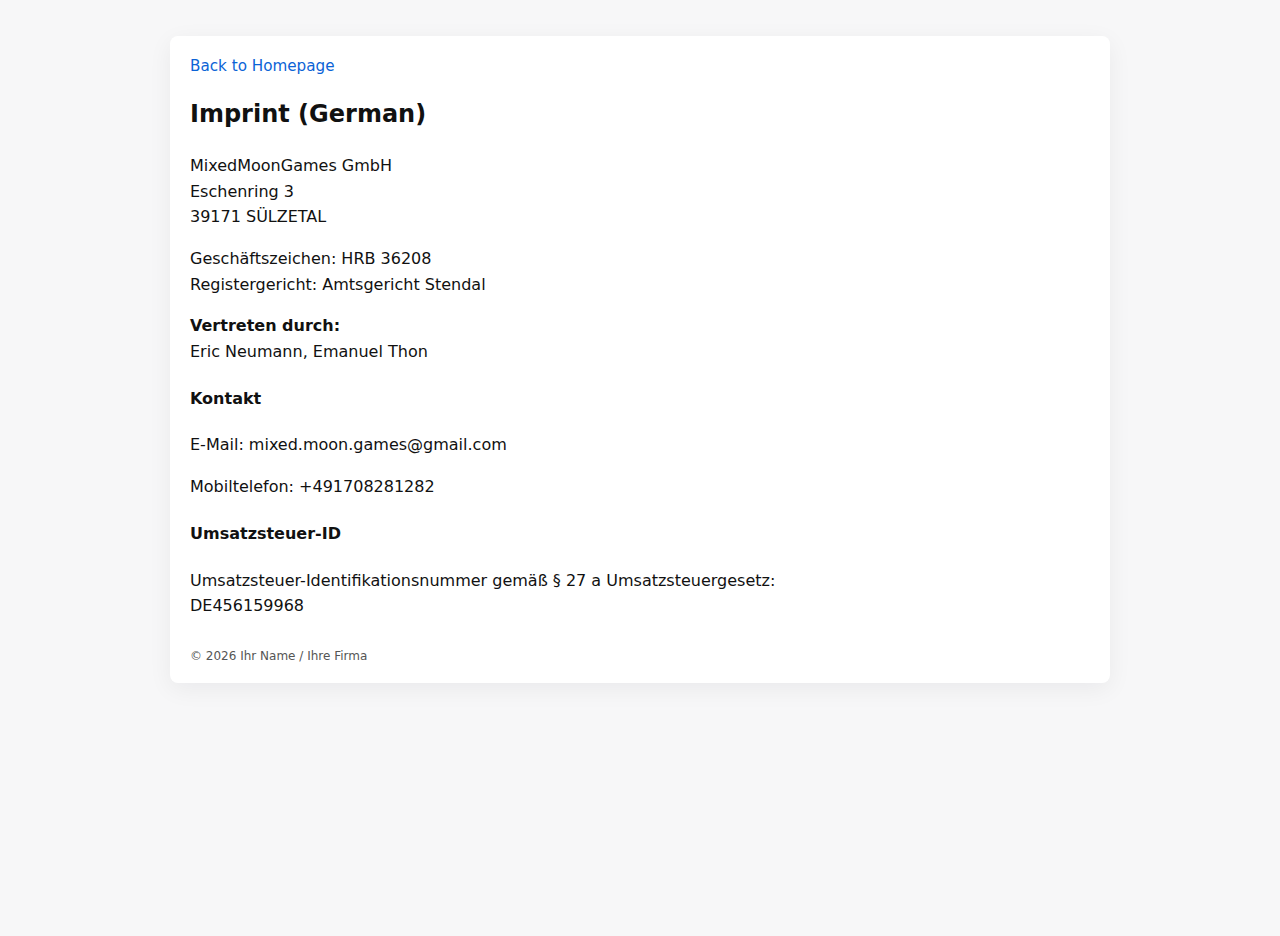
<file: impressum.html>
<!doctype html>
<html lang="de">
<head>
    <meta charset="utf-8" />
    <meta name="viewport" content="width=device-width,initial-scale=1" />
    <meta name="author" content="MixedMoonGames GmbH" />
    <meta name="description" content="Impressum" />
    <title>Impressum</title>
    <style>
        :root {
            --bg: #f7f7f8;
            --card: #ffffff;
            --text: #111;
            --muted: #555;
            --accent: #0b63d6;
            --maxw: 900px;
            --pad: 20px;
            font-family: system-ui, -apple-system, "Segoe UI", Roboto, "Helvetica Neue", Arial;
        }
        html,body{height:100%;margin:0;background:var(--bg);color:var(--text)}
        .wrap{max-width:var(--maxw);margin:36px auto;padding:var(--pad);background:var(--card);box-shadow:0 6px 24px rgba(20,20,30,0.06);border-radius:8px}
        header{display:flex;align-items:center;justify-content:space-between;gap:16px;margin-bottom:8px}
        h1{font-size:1.25rem;margin:0}
        p.lead{margin:0;color:var(--muted);font-size:0.95rem}
        nav a{color:var(--accent);text-decoration:none;font-size:0.95rem}
        main{margin-top:18px;line-height:1.6}
        footer{margin-top:28px;font-size:0.9rem;color:var(--muted)}
        /* responsive */
        @media (max-width:520px){
            .wrap{margin:18px;padding:14px}
            h1{font-size:1.05rem}
        }
    </style>
</head>
<body>
    <div class="wrap" role="main">
        <header>
            <nav aria-label="Seitennavigation">
                <a href="/">Back to Homepage</a>
            </nav>
        </header>

        <main>
            <article id="impressum">
								<h2 class="major">Imprint (German)</h2>
								<!-- <span class="image main"><img src="images/pic01.jpg" alt="" /></span> -->
								<p>MixedMoonGames GmbH<br />
								Eschenring 3<br />
								39171 S&Uuml;LZETAL</p>
								<p>Geschäftszeichen: HRB 36208<br />
								Registergericht: Amtsgericht Stendal</p>
								<p><strong>Vertreten durch:</strong><br />
								Eric Neumann, Emanuel Thon</p>
								<h4>Kontakt</h4>
								<p>E-Mail: mixed.moon.games@gmail.com</p>
                                <p>Mobiltelefon: +491708281282</p>
								<h4>Umsatzsteuer-ID</h4>
								<p>Umsatzsteuer-Identifikationsnummer gem&auml;&szlig; &sect; 27 a Umsatzsteuergesetz:<br />
								DE456159968</p>
							</article>
        </main>

        <footer>
            <small>&copy; <span id="year"></span> Ihr Name / Ihre Firma</small>
        </footer>
    </div>

    <script>
        // Automatisches Jahr im Footer
        document.getElementById('year').textContent = new Date().getFullYear();
    </script>
</body>
</html>
</file>
<file: assets/css/noscript.css>
/*
	Dimension by HTML5 UP
	html5up.net | @ajlkn
	Free for personal and commercial use under the CCA 3.0 license (html5up.net/license)
*/

/* BG */

	body.is-preload #bg:before {
		background-color: transparent;
	}

/* Header */

	body.is-preload #header {
		-moz-filter: none;
		-webkit-filter: none;
		-ms-filter: none;
		filter: none;
	}

		body.is-preload #header > * {
			opacity: 1;
		}

		body.is-preload #header .content .inner {
			max-height: none;
			padding: 3rem 2rem;
			opacity: 1;
		}

/* Main */

	#main article {
		opacity: 1;
		margin: 4rem 0 0 0;
	}
</file>
<file: presskit/css/master.css>
@charset "UTF-8";

/* ---------------------------------------------------------- *\
 * Globals.
\* ---------------------------------------------------------- */

html {
  box-sizing: border-box;
}

*,
*::before,
*::after {
  box-sizing: inherit;
}

body {
  position: relative;

  min-height: 100vh;
  margin: 0;
}

/* ---------------------------------------------------------- *\
 * Typography & colors.
\* ---------------------------------------------------------- */

html {
  color: #444444;

  font: 62.5%/1.6 "Trebuchet MS", Arial, Helvetica, sans-serif;
}

body {
  font-size: 1.26em;
}

h1,
h2 {
  font-family: Georgia, "Times New Roman", Times, serif;
  font-weight: normal;
}

::-moz-selection {
  color: white;
  background: #3398ff;
}

::selection {
  color: white;
  background: #3398ff;
}

/* ---------------------------------------------------------- *\
 * Basic elements.
\* ---------------------------------------------------------- */

h1 {
  margin: 0;

  font-size: 2.8em;
}

h2 {
  margin: 25px 0 15px 0;

  font-size: 1.9em;
}

h3 {
  font-size: inherit;
  font-weight: bold;
}

img {
  max-width: 100%;
}

p {
  margin: 15px 0;
}

p:last-child {
  margin-bottom: 0;
}

/* Lists. */

ul,
ol {
  margin: 15px 0;
  padding-left: 30px;
}

ul:last-child,
ol:last-child {
  margin-bottom: 0;
}

ul {
  list-style-type: square;
}

dl {
  margin: 0;
}

dt {
  font-weight: bold;
}

dd {
  margin: 0;
}

dd + dt {
  margin-top: 15px;
}

/* ---------------------------------------------------------- *\
 * Layout.
\* ---------------------------------------------------------- */

body {
  padding: 20px 0;
}

.page {
  max-width: 1180px;
  margin: 0 auto;
  padding: 0 25px;
}

@media (min-width: 800px) {
  .page {
    display: -webkit-box;
    display: -ms-flexbox;
    display: flex;
  }

  .page-nav {
    min-width: 25%;
  }

  .page-wrapper {
    max-width: 75%;
  }

  .factsheet {
    min-width: 33%;
  }
}

/* ---------------------------------------------------------- *\
 * Micro Components.
\* ---------------------------------------------------------- */

.clearfix::after {
  display: table;
  clear: both;

  content: " ";
}

.capitalize {
  text-transform: capitalize;
}

/* ---------------------------------------------------------- *\
 * Components - Links.
\* ---------------------------------------------------------- */

a,
a:visited {
  color: #0077dd;

  text-decoration: none;
}

a:hover {
  color: #005599;

  text-decoration: underline;
}

a:focus {
  outline: thin dotted;
}

a:active,
a:hover {
  outline: none;
}

/* ---------------------------------------------------------- *\
 * Components - Page Header.
\* ---------------------------------------------------------- */

.page-header img {
  display: block;
}

/* ---------------------------------------------------------- *\
 * Components - Nav.
\* ---------------------------------------------------------- */

.nav {
  margin-bottom: 30px;
}

.nav__title {
  padding: 0 15px;

  font-family: "Trebuchet MS", Arial, Helvetica, sans-serif;
  line-height: 1;
}

.nav__title a,
.nav__title a:visited,
.nav__title a:hover {
  color: inherit;

  text-decoration: none;
}

.nav__subtitle {
  padding: 5px 15px;
}

.nav__list {
  padding: 0;

  list-style: none;
}

.nav__item,
.nav__item:visited {
  display: block;

  padding: 5px 15px;

  color: inherit;
}

.nav__item:hover {
  color: inherit;
  background: rgba(0, 0, 0, 0.05);

  text-decoration: none;
}

.nav__item:focus {
  background: rgba(0, 0, 0, 0.05);
  outline: none;
}

/* ---------------------------------------------------------- *\
 * Nav - Hamburger.
\* ---------------------------------------------------------- */

.nav__toggle {
  display: none;

  margin: 15px 0;
  padding: 0 15px;
}

.nav__toggle .button {
  display: block;

  height: 30px;
}

/* Nav list variant for hamburger feature. */
.nav__list--slider {
  overflow-y: hidden;

  max-height: 0;

  -webkit-transition: max-height 0.5s ease-in-out;
     -moz-transition: max-height 0.5s ease-in-out;
       -o-transition: max-height 0.5s ease-in-out;
          transition: max-height 0.5s ease-in-out;
}


@media (min-width: 800px) {
  .nav__toggle {
    /* Always hide the button on big screens. */
    display: none !important;
  }

  .nav__list--slider {
    /* Always show the list on big screens. So disable slider. */
    max-height: unset !important;
  }
}

/* ---------------------------------------------------------- *\
 * Components - Block.
\* ---------------------------------------------------------- */

.block {
  margin-bottom: 15px;
  padding-bottom: 15px;

  border-bottom: 1px solid rgb(221, 221, 221);
}

.block__notice {
  margin-bottom: 15px;
  padding: 10px;

  color: #027194;
  background: #ebf7fd;
  border: 1px solid rgba(45,112,145,0.3);
  border-radius: 4px;
}

.block__notice a {
  color: inherit;
}

/* ---------------------------------------------------------- *\
 * Components - Grid.
\* ---------------------------------------------------------- */

@media (min-width: 800px) {
  .grid {
    display: -webkit-box;
    display: -ms-flexbox;
    display: flex;
  }

  .grid__item:not(:first-child) {
    padding-left: 25px;
  }

  .grid__item--flexible {
    -webkit-box-flex: 1;
    -ms-flex: 1;
        flex: 1;
  }
}

/* ---------------------------------------------------------- *\
 * Components - Images Gallery.
\* ---------------------------------------------------------- */

.gallery {
  margin-left: -25px;

  font-size: 0; /* Disable the small space below the images. */
}

.gallery__item {
  float: left;

  width: 100%;
  padding-bottom: 25px;
  padding-left: 25px;
}

.gallery__item img {
  width: 100%;
}

.gallery__item a[href$=".gif"] {
  position: relative;

  display: block;
}

.gallery__item a[href$=".gif"]:focus:active {
  outline: none;
}

.gallery__item a[href$=".gif"]::after {
  position: absolute;
  z-index: 1;
  top: 0;
  left: 0;

  display: none;

  width: 100%;
  height: 100%;
  padding: 20px;

  background: rgba(0, 0, 0, 0.25);

  content: url("[data-uri]");

  align-items: center;
  justify-content: center;
}

.gallery__item a[href$=".gif"].show-overlay::after {
  display: flex;
}

@media (min-width: 500px) {
  .gallery__item {
    width: 50%;
  }
}

/* ---------------------------------------------------------- *\
 * Components - Logo.
\* ---------------------------------------------------------- */

@media (min-width: 800px) {
  .logo {
    max-width: 49%;
  }
}

/* ---------------------------------------------------------- *\
 * Components - Video player.
\* ---------------------------------------------------------- */

.video-player {
  position: relative;

  padding-bottom: 56.25%; /* 16:9 */
}

.video-player__frame {
  position: absolute;
  top: 0;
  left: 0;

  width: 100%;
  height: 100%;
}

/* ---------------------------------------------------------- *\
 * Components - Quote.
\* ---------------------------------------------------------- */

.quote__content {
  margin: 0;
}

.quote__content::before {
  content: open-quote;
}

.quote__content::after {
  content: close-quote;
}

.quote__author::before {
  content: "-";
}

/* ---------------------------------------------------------- *\
 * Components - Button.
\* ---------------------------------------------------------- */

.button {
  display: inline-block;

  padding: 5px 10px;

  background: -webkit-linear-gradient(top, white, #fafafa);
  background:         linear-gradient(to bottom, white, #fafafa);
  border: 1px solid #cccccc;
  border-radius: 5px;
}

.button:hover {
  cursor: pointer;
  text-decoration: none;
}

.button:focus {
  border: 1px solid #3398ff;
  outline: none;
}

.button:active {
  color: white;
  background: -webkit-linear-gradient(top, #3398ff, #0077dd);
  background:         linear-gradient(to bottom, #3398ff, #0077dd);
}

/* ---------------------------------------------------------- *\
 * Widgets.
\* ---------------------------------------------------------- */

.widget {
  width: 100%;
}

.widget--steam {
  height: 190px;
}

.widget--humble {
  height: 328px;
}

@media (max-width: 505px) {
  .widget--humble {
    height: 205px;
  }
}

.widget--itch {
  height: 167px;
}

.widget--gamejolt {
  height: 245px;
}

.widget--bandcamp {
  width: 100%;
  height: 120px;

  border: 0;
}

/* ---------------------------------------------------------- *\
 * Hacks.
\* ---------------------------------------------------------- */

@media (min-width: 800px) {
  ._team-fix-margin-top {
    margin-top: -15px;
  }
}
</file>
<file: assets/css/main.css>
@import url(fontawesome-all.min.css);
@import url("https://fonts.googleapis.com/css?family=Source+Sans+Pro:300italic,600italic,300,600");

/*
	Dimension by HTML5 UP
	html5up.net | @ajlkn
	Free for personal and commercial use under the CCA 3.0 license (html5up.net/license)
*/

html, body, div, span, applet, object,
iframe, h1, h2, h3, h4, h5, h6, p, blockquote,
pre, a, abbr, acronym, address, big, cite,
code, del, dfn, em, img, ins, kbd, q, s, samp,
small, strike, strong, sub, sup, tt, var, b,
u, i, center, dl, dt, dd, ol, ul, li, fieldset,
form, label, legend, table, caption, tbody,
tfoot, thead, tr, th, td, article, aside,
canvas, details, embed, figure, figcaption,
footer, header, hgroup, menu, nav, output, ruby,
section, summary, time, mark, audio, video {
	margin: 0;
	padding: 0;
	border: 0;
	font-size: 100%;
	font: inherit;
	vertical-align: baseline;}

article, aside, details, figcaption, figure,
footer, header, hgroup, menu, nav, section {
	display: block;}

body {
	line-height: 1;
}

ol, ul {
	list-style: none;
}

blockquote, q {
	quotes: none;
}

	blockquote:before, blockquote:after, q:before, q:after {
		content: '';
		content: none;
	}

table {
	border-collapse: collapse;
	border-spacing: 0;
}

body {
	-webkit-text-size-adjust: none;
}

mark {
	background-color: transparent;
	color: inherit;
}

input::-moz-focus-inner {
	border: 0;
	padding: 0;
}

input, select, textarea {
	-moz-appearance: none;
	-webkit-appearance: none;
	-ms-appearance: none;
	appearance: none;
}

/* Basic */

	@-ms-viewport {
		width: device-width;
	}

	@media screen and (max-width: 480px) {

		html, body {
			min-width: 320px;
		}

	}

	html {
		box-sizing: border-box;
	}

	*, *:before, *:after {
		box-sizing: inherit;
	}

	body {
		background: #1b1f22;
	}

		body.is-preload *, body.is-preload *:before, body.is-preload *:after {
			-moz-animation: none !important;
			-webkit-animation: none !important;
			-ms-animation: none !important;
			animation: none !important;
			-moz-transition: none !important;
			-webkit-transition: none !important;
			-ms-transition: none !important;
			transition: none !important;
		}

/* Type */

	html {
		font-size: 16pt;
	}

		@media screen and (max-width: 1680px) {

			html {
				font-size: 12pt;
			}

		}

		@media screen and (max-width: 736px) {

			html {
				font-size: 11pt;
			}

		}

		@media screen and (max-width: 360px) {

			html {
				font-size: 10pt;
			}

		}

	body, input, select, textarea {
		color: #ffffff;
		font-family: "Source Sans Pro", sans-serif;
		font-weight: 300;
		font-size: 1rem;
		line-height: 1.65;
	}

	a {
		-moz-transition: color 0.2s ease-in-out, background-color 0.2s ease-in-out, border-bottom-color 0.2s ease-in-out;
		-webkit-transition: color 0.2s ease-in-out, background-color 0.2s ease-in-out, border-bottom-color 0.2s ease-in-out;
		-ms-transition: color 0.2s ease-in-out, background-color 0.2s ease-in-out, border-bottom-color 0.2s ease-in-out;
		transition: color 0.2s ease-in-out, background-color 0.2s ease-in-out, border-bottom-color 0.2s ease-in-out;
		border-bottom: dotted 1px rgba(255, 255, 255, 0.5);
		text-decoration: none;
		color: inherit;
	}

		a:hover {
			border-bottom-color: transparent;
		}

	strong, b {
		color: #ffffff;
		font-weight: 600;
	}

	em, i {
		font-style: italic;
	}

	p {
		margin: 0 0 2rem 0;
	}

	h1, h2, h3, h4, h5, h6 {
		color: #ffffff;
		font-weight: 600;
		line-height: 1.5;
		margin: 0 0 1rem 0;
		text-transform: uppercase;
		letter-spacing: 0.2rem;
	}

		h1 a, h2 a, h3 a, h4 a, h5 a, h6 a {
			color: inherit;
			text-decoration: none;
		}

		h1.major, h2.major, h3.major, h4.major, h5.major, h6.major {
			border-bottom: solid 1px #ffffff;
			width: -moz-max-content;
			width: -webkit-max-content;
			width: -ms-max-content;
			width: max-content;
			padding-bottom: 0.5rem;
			margin: 0 0 2rem 0;
		}

	h1 {
		font-size: 2.25rem;
		line-height: 1.3;
		letter-spacing: 0.5rem;
	}

	h2 {
		font-size: 1.5rem;
		line-height: 1.4;
		letter-spacing: 0.5rem;
	}

	h3 {
		font-size: 1rem;
	}

	h4 {
		font-size: 0.8rem;
	}

	h5 {
		font-size: 0.7rem;
	}

	h6 {
		font-size: 0.6rem;
	}

	@media screen and (max-width: 736px) {

		h1 {
			font-size: 1.75rem;
			line-height: 1.4;
		}

		h2 {
			font-size: 1.25em;
			line-height: 1.5;
		}

	}

	sub {
		font-size: 0.8rem;
		position: relative;
		top: 0.5rem;
	}

	sup {
		font-size: 0.8rem;
		position: relative;
		top: -0.5rem;
	}

	blockquote {
		border-left: solid 4px #ffffff;
		font-style: italic;
		margin: 0 0 2rem 0;
		padding: 0.5rem 0 0.5rem 2rem;
	}

	code {
		background: rgba(255, 255, 255, 0.075);
		border-radius: 4px;
		font-family: "Courier New", monospace;
		font-size: 0.9rem;
		margin: 0 0.25rem;
		padding: 0.25rem 0.65rem;
	}

	pre {
		-webkit-overflow-scrolling: touch;
		font-family: "Courier New", monospace;
		font-size: 0.9rem;
		margin: 0 0 2rem 0;
	}

		pre code {
			display: block;
			line-height: 1.75;
			padding: 1rem 1.5rem;
			overflow-x: auto;
		}

	hr {
		border: 0;
		border-bottom: solid 1px #ffffff;
		margin: 2.75rem 0;
	}

	.align-left {
		text-align: left;
	}

	.align-center {
		text-align: center;
	}

	.align-right {
		text-align: right;
	}

/* Form */

	form {
		margin: 0 0 2rem 0;
	}

		form > :last-child {
			margin-bottom: 0;
		}

		form > .fields {
			display: -moz-flex;
			display: -webkit-flex;
			display: -ms-flex;
			display: flex;
			-moz-flex-wrap: wrap;
			-webkit-flex-wrap: wrap;
			-ms-flex-wrap: wrap;
			flex-wrap: wrap;
			width: calc(100% + 3rem);
			margin: -1.5rem 0 2rem -1.5rem;
		}

			form > .fields > .field {
				-moz-flex-grow: 0;
				-webkit-flex-grow: 0;
				-ms-flex-grow: 0;
				flex-grow: 0;
				-moz-flex-shrink: 0;
				-webkit-flex-shrink: 0;
				-ms-flex-shrink: 0;
				flex-shrink: 0;
				padding: 1.5rem 0 0 1.5rem;
				width: calc(100% - 1.5rem);
			}

				form > .fields > .field.half {
					width: calc(50% - 0.75rem);
				}

				form > .fields > .field.third {
					width: calc(100%/3 - 0.5rem);
				}

				form > .fields > .field.quarter {
					width: calc(25% - 0.375rem);
				}

		@media screen and (max-width: 480px) {

			form > .fields {
				width: calc(100% + 3rem);
				margin: -1.5rem 0 2rem -1.5rem;
			}

				form > .fields > .field {
					padding: 1.5rem 0 0 1.5rem;
					width: calc(100% - 1.5rem);
				}

					form > .fields > .field.half {
						width: calc(100% - 1.5rem);
					}

					form > .fields > .field.third {
						width: calc(100% - 1.5rem);
					}

					form > .fields > .field.quarter {
						width: calc(100% - 1.5rem);
					}

		}

	label {
		color: #ffffff;
		display: block;
		font-size: 0.8rem;
		font-weight: 300;
		letter-spacing: 0.2rem;
		line-height: 1.5;
		margin: 0 0 1rem 0;
		text-transform: uppercase;
	}

	input[type="text"],
	input[type="password"],
	input[type="email"],
	input[type="tel"],
	select,
	textarea {
		-moz-appearance: none;
		-webkit-appearance: none;
		-ms-appearance: none;
		appearance: none;
		-moz-transition: border-color 0.2s ease-in-out, box-shadow 0.2s ease-in-out, background-color 0.2s ease-in-out;
		-webkit-transition: border-color 0.2s ease-in-out, box-shadow 0.2s ease-in-out, background-color 0.2s ease-in-out;
		-ms-transition: border-color 0.2s ease-in-out, box-shadow 0.2s ease-in-out, background-color 0.2s ease-in-out;
		transition: border-color 0.2s ease-in-out, box-shadow 0.2s ease-in-out, background-color 0.2s ease-in-out;
		background-color: transparent;
		border-radius: 4px;
		border: solid 1px #ffffff;
		color: inherit;
		display: block;
		outline: 0;
		padding: 0 1rem;
		text-decoration: none;
		width: 100%;
	}

		input[type="text"]:invalid,
		input[type="password"]:invalid,
		input[type="email"]:invalid,
		input[type="tel"]:invalid,
		select:invalid,
		textarea:invalid {
			box-shadow: none;
		}

		input[type="text"]:focus,
		input[type="password"]:focus,
		input[type="email"]:focus,
		input[type="tel"]:focus,
		select:focus,
		textarea:focus {
			background: rgba(255, 255, 255, 0.075);
			border-color: #ffffff;
			box-shadow: 0 0 0 1px #ffffff;
		}

	select {
		background-image: url("data:image/svg+xml;charset=utf8,%3Csvg xmlns='http://www.w3.org/2000/svg' width='40' height='40' preserveAspectRatio='none' viewBox='0 0 40 40'%3E%3Cpath d='M9.4,12.3l10.4,10.4l10.4-10.4c0.2-0.2,0.5-0.4,0.9-0.4c0.3,0,0.6,0.1,0.9,0.4l3.3,3.3c0.2,0.2,0.4,0.5,0.4,0.9 c0,0.4-0.1,0.6-0.4,0.9L20.7,31.9c-0.2,0.2-0.5,0.4-0.9,0.4c-0.3,0-0.6-0.1-0.9-0.4L4.3,17.3c-0.2-0.2-0.4-0.5-0.4-0.9 c0-0.4,0.1-0.6,0.4-0.9l3.3-3.3c0.2-0.2,0.5-0.4,0.9-0.4S9.1,12.1,9.4,12.3z' fill='%23ffffff' /%3E%3C/svg%3E");
		background-size: 1.25rem;
		background-repeat: no-repeat;
		background-position: calc(100% - 1rem) center;
		height: 2.75rem;
		padding-right: 2.75rem;
		text-overflow: ellipsis;
	}

		select option {
			color: #ffffff;
			background: #1b1f22;
		}

		select:focus::-ms-value {
			background-color: transparent;
		}

		select::-ms-expand {
			display: none;
		}

	input[type="text"],
	input[type="password"],
	input[type="email"],
	select {
		height: 2.75rem;
	}

	textarea {
		padding: 0.75rem 1rem;
	}

	input[type="checkbox"],
	input[type="radio"] {
		-moz-appearance: none;
		-webkit-appearance: none;
		-ms-appearance: none;
		appearance: none;
		display: block;
		float: left;
		margin-right: -2rem;
		opacity: 0;
		width: 1rem;
		z-index: -1;
	}

		input[type="checkbox"] + label,
		input[type="radio"] + label {
			text-decoration: none;
			-moz-user-select: none;
			-webkit-user-select: none;
			-ms-user-select: none;
			user-select: none;
			color: #ffffff;
			cursor: pointer;
			display: inline-block;
			font-size: 0.8rem;
			font-weight: 300;
			margin: 0 0 0.5rem 0;
			padding-left: 2.65rem;
			padding-right: 0.75rem;
			position: relative;
		}

			input[type="checkbox"] + label:before,
			input[type="radio"] + label:before {
				-moz-osx-font-smoothing: grayscale;
				-webkit-font-smoothing: antialiased;
				display: inline-block;
				font-style: normal;
				font-variant: normal;
				text-rendering: auto;
				line-height: 1;
				text-transform: none !important;
				font-family: 'Font Awesome 5 Free';
				font-weight: 900;
			}

			input[type="checkbox"] + label:before,
			input[type="radio"] + label:before {
				-moz-transition: border-color 0.2s ease-in-out, box-shadow 0.2s ease-in-out, background-color 0.2s ease-in-out;
				-webkit-transition: border-color 0.2s ease-in-out, box-shadow 0.2s ease-in-out, background-color 0.2s ease-in-out;
				-ms-transition: border-color 0.2s ease-in-out, box-shadow 0.2s ease-in-out, background-color 0.2s ease-in-out;
				transition: border-color 0.2s ease-in-out, box-shadow 0.2s ease-in-out, background-color 0.2s ease-in-out;
				border-radius: 4px;
				border: solid 1px #ffffff;
				content: '';
				display: inline-block;
				height: 1.65rem;
				left: 0;
				line-height: 1.65rem;
				position: absolute;
				text-align: center;
				top: -0.15rem;
				width: 1.65rem;
			}

		input[type="checkbox"]:checked + label:before,
		input[type="radio"]:checked + label:before {
			background: #ffffff !important;
			border-color: #ffffff !important;
			color: #1b1f22;
			content: '\f00c';
		}

		input[type="checkbox"]:focus + label:before,
		input[type="radio"]:focus + label:before {
			background: rgba(255, 255, 255, 0.075);
			border-color: #ffffff;
			box-shadow: 0 0 0 1px #ffffff;
		}

	input[type="checkbox"] + label:before {
		border-radius: 4px;
	}

	input[type="radio"] + label:before {
		border-radius: 100%;
	}

	::-webkit-input-placeholder {
		color: rgba(255, 255, 255, 0.5) !important;
		opacity: 1.0;
	}

	:-moz-placeholder {
		color: rgba(255, 255, 255, 0.5) !important;
		opacity: 1.0;
	}

	::-moz-placeholder {
		color: rgba(255, 255, 255, 0.5) !important;
		opacity: 1.0;
	}

	:-ms-input-placeholder {
		color: rgba(255, 255, 255, 0.5) !important;
		opacity: 1.0;
	}

	.formerize-placeholder {
		color: rgba(255, 255, 255, 0.5) !important;
		opacity: 1.0;
	}

/* Box */

	.box {
		border-radius: 4px;
		border: solid 1px #ffffff;
		margin-bottom: 2rem;
		padding: 1.5em;
	}

		.box > :last-child,
		.box > :last-child > :last-child,
		.box > :last-child > :last-child > :last-child {
			margin-bottom: 0;
		}

		.box.alt {
			border: 0;
			border-radius: 0;
			padding: 0;
		}

/* Icon */

	.icon {
		text-decoration: none;
		border-bottom: none;
		position: relative;
	}

		.icon:before {
			-moz-osx-font-smoothing: grayscale;
			-webkit-font-smoothing: antialiased;
			display: inline-block;
			font-style: normal;
			font-variant: normal;
			text-rendering: auto;
			line-height: 1;
			text-transform: none !important;
			font-family: 'Font Awesome 5 Free';
			font-weight: 400;
		}

		.icon > .label {
			display: none;
		}

		.icon:before {
			line-height: inherit;
		}

		.icon.solid:before {
			font-weight: 900;
		}

		.icon.brands:before {
			font-family: 'Font Awesome 5 Brands';
		}

/* Image */

	.image {
		border-radius: 4px;
		border: 0;
		display: inline-block;
		position: relative;
	}

		.image:before {
			pointer-events: none;
			background-image: url("../../images/overlay.png");
			background-color: rgba(19, 21, 25, 0.5);
			border-radius: 4px;
			content: '';
			display: block;
			height: 100%;
			left: 0;
			opacity: 0.5;
			position: absolute;
			top: 0;
			width: 100%;
		}

		.image img {
			border-radius: 4px;
			display: block;
		}

		.image.left, .image.right {
			max-width: 40%;
		}

			.image.left img, .image.right img {
				width: 100%;
			}

		.image.left {
			float: left;
			padding: 0 1.5em 1em 0;
			top: 0.25em;
		}

		.image.right {
			float: right;
			padding: 0 0 1em 1.5em;
			top: 0.25em;
		}

		.image.fit {
			display: block;
			margin: 0 0 2rem 0;
			width: 100%;
		}

			.image.fit img {
				width: 100%;
			}

		.image.main {
			display: block;
			margin: 2.5rem 0;
			width: 100%;
		}

			.image.main img {
				width: 100%;
			}

		@media screen and (max-width: 736px) {

			.image.main {
				margin: 2rem 0;
			}

		}

		@media screen and (max-width: 480px) {

			.image.main {
				margin: 1.5rem 0;
			}

		}

/* List */

	ol {
		list-style: decimal;
		margin: 0 0 2rem 0;
		padding-left: 1.25em;
	}

		ol li {
			padding-left: 0.25em;
		}

	ul {
		list-style: disc;
		margin: 0 0 2rem 0;
		padding-left: 1em;
	}

		ul li {
			padding-left: 0.5em;
		}

		ul.alt {
			list-style: none;
			padding-left: 0;
		}

			ul.alt li {
				border-top: solid 1px #ffffff;
				padding: 0.5em 0;
			}

				ul.alt li:first-child {
					border-top: 0;
					padding-top: 0;
				}

	dl {
		margin: 0 0 2rem 0;
	}

		dl dt {
			display: block;
			font-weight: 600;
			margin: 0 0 1rem 0;
		}

		dl dd {
			margin-left: 2rem;
		}

/* Actions */

	ul.actions {
		display: -moz-flex;
		display: -webkit-flex;
		display: -ms-flex;
		display: flex;
		cursor: default;
		list-style: none;
		margin-left: -1rem;
		padding-left: 0;
	}

		ul.actions li {
			padding: 0 0 0 1rem;
			vertical-align: middle;
		}

		ul.actions.special {
			-moz-justify-content: center;
			-webkit-justify-content: center;
			-ms-justify-content: center;
			justify-content: center;
			width: 100%;
			margin-left: 0;
		}

			ul.actions.special li:first-child {
				padding-left: 0;
			}

		ul.actions.stacked {
			-moz-flex-direction: column;
			-webkit-flex-direction: column;
			-ms-flex-direction: column;
			flex-direction: column;
			margin-left: 0;
		}

			ul.actions.stacked li {
				padding: 1.3rem 0 0 0;
			}

				ul.actions.stacked li:first-child {
					padding-top: 0;
				}

		ul.actions.fit {
			width: calc(100% + 1rem);
		}

			ul.actions.fit li {
				-moz-flex-grow: 1;
				-webkit-flex-grow: 1;
				-ms-flex-grow: 1;
				flex-grow: 1;
				-moz-flex-shrink: 1;
				-webkit-flex-shrink: 1;
				-ms-flex-shrink: 1;
				flex-shrink: 1;
				width: 100%;
			}

				ul.actions.fit li > * {
					width: 100%;
				}

			ul.actions.fit.stacked {
				width: 100%;
			}

		@media screen and (max-width: 480px) {

			ul.actions:not(.fixed) {
				-moz-flex-direction: column;
				-webkit-flex-direction: column;
				-ms-flex-direction: column;
				flex-direction: column;
				margin-left: 0;
				width: 100% !important;
			}

				ul.actions:not(.fixed) li {
					-moz-flex-grow: 1;
					-webkit-flex-grow: 1;
					-ms-flex-grow: 1;
					flex-grow: 1;
					-moz-flex-shrink: 1;
					-webkit-flex-shrink: 1;
					-ms-flex-shrink: 1;
					flex-shrink: 1;
					padding: 1rem 0 0 0;
					text-align: center;
					width: 100%;
				}

					ul.actions:not(.fixed) li > * {
						width: 100%;
					}

					ul.actions:not(.fixed) li:first-child {
						padding-top: 0;
					}

					ul.actions:not(.fixed) li input[type="submit"],
					ul.actions:not(.fixed) li input[type="reset"],
					ul.actions:not(.fixed) li input[type="button"],
					ul.actions:not(.fixed) li button,
					ul.actions:not(.fixed) li .button {
						width: 100%;
					}

						ul.actions:not(.fixed) li input[type="submit"].icon:before,
						ul.actions:not(.fixed) li input[type="reset"].icon:before,
						ul.actions:not(.fixed) li input[type="button"].icon:before,
						ul.actions:not(.fixed) li button.icon:before,
						ul.actions:not(.fixed) li .button.icon:before {
							margin-left: -0.5em;
						}

		}

/* Icons */

	ul.icons {
		cursor: default;
		list-style: none;
		padding-left: 0;
	}

		ul.icons li {
			display: inline-block;
			padding: 0 0.75em 0 0;
		}

			ul.icons li:last-child {
				padding-right: 0;
			}

			ul.icons li a {
				border-radius: 100%;
				box-shadow: inset 0 0 0 1px #ffffff;
				display: inline-block;
				height: 2.25rem;
				line-height: 2.25rem;
				text-align: center;
				width: 2.25rem;
			}

				ul.icons li a:hover {
					background-color: rgba(255, 255, 255, 0.075);
				}

				ul.icons li a:active {
					background-color: rgba(255, 255, 255, 0.175);
				}

/* Table */

	.table-wrapper {
		-webkit-overflow-scrolling: touch;
		overflow-x: auto;
	}

	table {
		margin: 0 0 2rem 0;
		width: 100%;
	}

		table tbody tr {
			border: solid 1px #ffffff;
			border-left: 0;
			border-right: 0;
		}

			table tbody tr:nth-child(2n + 1) {
				background-color: rgba(255, 255, 255, 0.075);
			}

		table td {
			padding: 0.75em 0.75em;
		}

		table th {
			color: #ffffff;
			font-size: 0.9em;
			font-weight: 600;
			padding: 0 0.75em 0.75em 0.75em;
			text-align: left;
		}

		table thead {
			border-bottom: solid 2px #ffffff;
		}

		table tfoot {
			border-top: solid 2px #ffffff;
		}

		table.alt {
			border-collapse: separate;
		}

			table.alt tbody tr td {
				border: solid 1px #ffffff;
				border-left-width: 0;
				border-top-width: 0;
			}

				table.alt tbody tr td:first-child {
					border-left-width: 1px;
				}

			table.alt tbody tr:first-child td {
				border-top-width: 1px;
			}

			table.alt thead {
				border-bottom: 0;
			}

			table.alt tfoot {
				border-top: 0;
			}

/* Button */

	input[type="submit"],
	input[type="reset"],
	input[type="button"],
	button,
	.button {
		-moz-appearance: none;
		-webkit-appearance: none;
		-ms-appearance: none;
		appearance: none;
		-moz-transition: background-color 0.2s ease-in-out, color 0.2s ease-in-out;
		-webkit-transition: background-color 0.2s ease-in-out, color 0.2s ease-in-out;
		-ms-transition: background-color 0.2s ease-in-out, color 0.2s ease-in-out;
		transition: background-color 0.2s ease-in-out, color 0.2s ease-in-out;
		background-color: transparent;
		border-radius: 4px;
		border: 0;
		box-shadow: inset 0 0 0 1px #ffffff;
		color: #ffffff !important;
		cursor: pointer;
		display: inline-block;
		font-size: 0.8rem;
		font-weight: 300;
		height: 2.75rem;
		letter-spacing: 0.2rem;
		line-height: 2.75rem;
		outline: 0;
		padding: 0 1.25rem 0 1.35rem;
		text-align: center;
		text-decoration: none;
		text-transform: uppercase;
		white-space: nowrap;
	}

		input[type="submit"]:hover,
		input[type="reset"]:hover,
		input[type="button"]:hover,
		button:hover,
		.button:hover {
			background-color: rgba(255, 255, 255, 0.075);
		}

		input[type="submit"]:active,
		input[type="reset"]:active,
		input[type="button"]:active,
		button:active,
		.button:active {
			background-color: rgba(255, 255, 255, 0.175);
		}

		input[type="submit"].icon:before,
		input[type="reset"].icon:before,
		input[type="button"].icon:before,
		button.icon:before,
		.button.icon:before {
			margin-right: 0.5em;
		}

		input[type="submit"].fit,
		input[type="reset"].fit,
		input[type="button"].fit,
		button.fit,
		.button.fit {
			width: 100%;
		}

		input[type="submit"].small,
		input[type="reset"].small,
		input[type="button"].small,
		button.small,
		.button.small {
			font-size: 0.6rem;
			height: 2.0625rem;
			line-height: 2.0625rem;
		}

		input[type="submit"].primary,
		input[type="reset"].primary,
		input[type="button"].primary,
		button.primary,
		.button.primary {
			background-color: #ffffff;
			color: #1b1f22 !important;
			font-weight: 600;
		}

		input[type="submit"].disabled, input[type="submit"]:disabled,
		input[type="reset"].disabled,
		input[type="reset"]:disabled,
		input[type="button"].disabled,
		input[type="button"]:disabled,
		button.disabled,
		button:disabled,
		.button.disabled,
		.button:disabled {
			pointer-events: none;
			cursor: default;
			opacity: 0.25;
		}

	input[type="submit"],
	input[type="reset"],
	input[type="button"],
	button {
		line-height: calc(2.75rem - 2px);
	}

/* BG */

	#bg {
		-moz-transform: scale(1.0);
		-webkit-transform: scale(1.0);
		-ms-transform: scale(1.0);
		transform: scale(1.0);
		-webkit-backface-visibility: hidden;
		position: fixed;
		top: 0;
		left: 0;
		width: 100%;
		height: 100vh;
		z-index: 1;
	}

		#bg:before, #bg:after {
			content: '';
			display: block;
			position: absolute;
			top: 0;
			left: 0;
			width: 100%;
			height: 100%;
		}

		#bg:before {
			-moz-transition: background-color 2.5s ease-in-out;
			-webkit-transition: background-color 2.5s ease-in-out;
			-ms-transition: background-color 2.5s ease-in-out;
			transition: background-color 2.5s ease-in-out;
			-moz-transition-delay: 0.75s;
			-webkit-transition-delay: 0.75s;
			-ms-transition-delay: 0.75s;
			transition-delay: 0.75s;
			background-image: linear-gradient(to top, rgba(19, 21, 25, 0.5), rgba(19, 21, 25, 0.5)), url("../../images/overlay.png");
			background-size: auto, 256px 256px;
			background-position: center, center;
			background-repeat: no-repeat, repeat;
			z-index: 2;
		}

		#bg:after {
			-moz-transform: scale(1.125);
			-webkit-transform: scale(1.125);
			-ms-transform: scale(1.125);
			transform: scale(1.125);
			-moz-transition: -moz-transform 0.325s ease-in-out, -moz-filter 0.325s ease-in-out;
			-webkit-transition: -webkit-transform 0.325s ease-in-out, -webkit-filter 0.325s ease-in-out;
			-ms-transition: -ms-transform 0.325s ease-in-out, -ms-filter 0.325s ease-in-out;
			transition: transform 0.325s ease-in-out, filter 0.325s ease-in-out;
			background-image: url("../../images/bg.jpg");
			background-position: center;
			background-size: cover;
			background-repeat: no-repeat;
			z-index: 1;
		}

		body.is-article-visible #bg:after {
			-moz-transform: scale(1.0825);
			-webkit-transform: scale(1.0825);
			-ms-transform: scale(1.0825);
			transform: scale(1.0825);
			-moz-filter: blur(0.2rem);
			-webkit-filter: blur(0.2rem);
			-ms-filter: blur(0.2rem);
			filter: blur(0.2rem);
		}

		body.is-preload #bg:before {
			background-color: #000000;
		}

/* Wrapper */

	#wrapper {
		display: -moz-flex;
		display: -webkit-flex;
		display: -ms-flex;
		display: flex;
		-moz-flex-direction: column;
		-webkit-flex-direction: column;
		-ms-flex-direction: column;
		flex-direction: column;
		-moz-align-items: center;
		-webkit-align-items: center;
		-ms-align-items: center;
		align-items: center;
		-moz-justify-content: space-between;
		-webkit-justify-content: space-between;
		-ms-justify-content: space-between;
		justify-content: space-between;
		position: relative;
		min-height: 100vh;
		width: 100%;
		padding: 4rem 2rem;
		z-index: 3;
	}

		#wrapper:before {
			content: '';
			display: block;
		}

		@media screen and (max-width: 1680px) {

			#wrapper {
				padding: 3rem 2rem;
			}

		}

		@media screen and (max-width: 736px) {

			#wrapper {
				padding: 2rem 1rem;
			}

		}

		@media screen and (max-width: 480px) {

			#wrapper {
				padding: 1rem;
			}

		}

/* Header */

	#header {
		display: -moz-flex;
		display: -webkit-flex;
		display: -ms-flex;
		display: flex;
		-moz-flex-direction: column;
		-webkit-flex-direction: column;
		-ms-flex-direction: column;
		flex-direction: column;
		-moz-align-items: center;
		-webkit-align-items: center;
		-ms-align-items: center;
		align-items: center;
		-moz-transition: -moz-transform 0.325s ease-in-out, -moz-filter 0.325s ease-in-out, opacity 0.325s ease-in-out;
		-webkit-transition: -webkit-transform 0.325s ease-in-out, -webkit-filter 0.325s ease-in-out, opacity 0.325s ease-in-out;
		-ms-transition: -ms-transform 0.325s ease-in-out, -ms-filter 0.325s ease-in-out, opacity 0.325s ease-in-out;
		transition: transform 0.325s ease-in-out, filter 0.325s ease-in-out, opacity 0.325s ease-in-out;
		background-image: -moz-radial-gradient(rgba(0, 0, 0, 0.25) 25%, rgba(0, 0, 0, 0) 55%);
		background-image: -webkit-radial-gradient(rgba(0, 0, 0, 0.25) 25%, rgba(0, 0, 0, 0) 55%);
		background-image: -ms-radial-gradient(rgba(0, 0, 0, 0.25) 25%, rgba(0, 0, 0, 0) 55%);
		background-image: radial-gradient(rgba(0, 0, 0, 0.25) 25%, rgba(0, 0, 0, 0) 55%);
		max-width: 100%;
		text-align: center;
	}

		#header > * {
			-moz-transition: opacity 0.325s ease-in-out;
			-webkit-transition: opacity 0.325s ease-in-out;
			-ms-transition: opacity 0.325s ease-in-out;
			transition: opacity 0.325s ease-in-out;
			position: relative;
			margin-top: 3.5rem;
		}

			#header > *:before {
				content: '';
				display: block;
				position: absolute;
				top: calc(-3.5rem - 1px);
				left: calc(50% - 1px);
				width: 1px;
				height: calc(3.5rem + 1px);
				background: #ffffff;
			}

		#header > :first-child {
			margin-top: 0;
		}

			#header > :first-child:before {
				display: none;
			}

		#header .logo {
			width: 5.5rem;
			height: 5.5rem;
			line-height: 5.5rem;
			border: solid 1px #ffffff;
			border-radius: 100%;
		}

			#header .logo .icon:before {
				font-size: 2rem;
			}

		#header .content {
			border-style: solid;
			border-color: #ffffff;
			border-top-width: 1px;
			border-bottom-width: 1px;
			max-width: 100%;
		}

			#header .content .inner {
				-moz-transition: max-height 0.75s ease, padding 0.75s ease, opacity 0.325s ease-in-out;
				-webkit-transition: max-height 0.75s ease, padding 0.75s ease, opacity 0.325s ease-in-out;
				-ms-transition: max-height 0.75s ease, padding 0.75s ease, opacity 0.325s ease-in-out;
				transition: max-height 0.75s ease, padding 0.75s ease, opacity 0.325s ease-in-out;
				-moz-transition-delay: 0.25s;
				-webkit-transition-delay: 0.25s;
				-ms-transition-delay: 0.25s;
				transition-delay: 0.25s;
				padding: 3rem 2rem;
				max-height: 40rem;
				overflow: hidden;
			}

				#header .content .inner > :last-child {
					margin-bottom: 0;
				}

			#header .content p {
				text-transform: uppercase;
				letter-spacing: 0.2rem;
				font-size: 0.8rem;
				line-height: 2;
			}

		#header nav ul {
			display: -moz-flex;
			display: -webkit-flex;
			display: -ms-flex;
			display: flex;
			margin-bottom: 0;
			list-style: none;
			padding-left: 0;
			border: solid 1px #ffffff;
			border-radius: 4px;
		}

			#header nav ul li {
				padding-left: 0;
				border-left: solid 1px #ffffff;
			}

				#header nav ul li:first-child {
					border-left: 0;
				}

				#header nav ul li a {
					display: block;
					min-width: 7.5rem;
					height: 2.75rem;
					line-height: 2.75rem;
					padding: 0 1.25rem 0 1.45rem;
					text-transform: uppercase;
					letter-spacing: 0.2rem;
					font-size: 0.8rem;
					border-bottom: 0;
				}

					#header nav ul li a:hover {
						background-color: rgba(255, 255, 255, 0.075);
					}

					#header nav ul li a:active {
						background-color: rgba(255, 255, 255, 0.175);
					}

		#header nav.use-middle:after {
			content: '';
			display: block;
			position: absolute;
			top: 0;
			left: calc(50% - 1px);
			width: 1px;
			height: 100%;
			background: #ffffff;
		}

		#header nav.use-middle ul li.is-middle {
			border-left: 0;
		}

		body.is-article-visible #header {
			-moz-transform: scale(0.95);
			-webkit-transform: scale(0.95);
			-ms-transform: scale(0.95);
			transform: scale(0.95);
			-moz-filter: blur(0.1rem);
			-webkit-filter: blur(0.1rem);
			-ms-filter: blur(0.1rem);
			filter: blur(0.1rem);
			opacity: 0;
		}

		body.is-preload #header {
			-moz-filter: blur(0.125rem);
			-webkit-filter: blur(0.125rem);
			-ms-filter: blur(0.125rem);
			filter: blur(0.125rem);
		}

			body.is-preload #header > * {
				opacity: 0;
			}

			body.is-preload #header .content .inner {
				max-height: 0;
				padding-top: 0;
				padding-bottom: 0;
				opacity: 0;
			}

		@media screen and (max-width: 980px) {

			#header .content p br {
				display: none;
			}

		}

		@media screen and (max-width: 736px) {

			#header > * {
				margin-top: 2rem;
			}

				#header > *:before {
					top: calc(-2rem - 1px);
					height: calc(2rem + 1px);
				}

			#header .logo {
				width: 4.75rem;
				height: 4.75rem;
				line-height: 4.75rem;
			}

				#header .logo .icon:before {
					font-size: 1.75rem;
				}

			#header .content .inner {
				padding: 2.5rem 1rem;
			}

			#header .content p {
				line-height: 1.875;
			}

		}

		@media screen and (max-width: 480px) {

			#header {
				padding: 1.5rem 0;
			}

				#header .content .inner {
					padding: 2.5rem 0;
				}

				#header nav ul {
					-moz-flex-direction: column;
					-webkit-flex-direction: column;
					-ms-flex-direction: column;
					flex-direction: column;
					min-width: 10rem;
					max-width: 100%;
				}

					#header nav ul li {
						border-left: 0;
						border-top: solid 1px #ffffff;
					}

						#header nav ul li:first-child {
							border-top: 0;
						}

						#header nav ul li a {
							height: 3rem;
							line-height: 3rem;
							min-width: 0;
							width: 100%;
						}

				#header nav.use-middle:after {
					display: none;
				}

		}

/* Main */

	#main {
		-moz-flex-grow: 1;
		-webkit-flex-grow: 1;
		-ms-flex-grow: 1;
		flex-grow: 1;
		-moz-flex-shrink: 1;
		-webkit-flex-shrink: 1;
		-ms-flex-shrink: 1;
		flex-shrink: 1;
		display: -moz-flex;
		display: -webkit-flex;
		display: -ms-flex;
		display: flex;
		-moz-align-items: center;
		-webkit-align-items: center;
		-ms-align-items: center;
		align-items: center;
		-moz-justify-content: center;
		-webkit-justify-content: center;
		-ms-justify-content: center;
		justify-content: center;
		-moz-flex-direction: column;
		-webkit-flex-direction: column;
		-ms-flex-direction: column;
		flex-direction: column;
		position: relative;
		max-width: 100%;
		z-index: 3;
	}

		#main article {
			-moz-transform: translateY(0.25rem);
			-webkit-transform: translateY(0.25rem);
			-ms-transform: translateY(0.25rem);
			transform: translateY(0.25rem);
			-moz-transition: opacity 0.325s ease-in-out, -moz-transform 0.325s ease-in-out;
			-webkit-transition: opacity 0.325s ease-in-out, -webkit-transform 0.325s ease-in-out;
			-ms-transition: opacity 0.325s ease-in-out, -ms-transform 0.325s ease-in-out;
			transition: opacity 0.325s ease-in-out, transform 0.325s ease-in-out;
			padding: 4.5rem 2.5rem 1.5rem 2.5rem ;
			position: relative;
			width: 40rem;
			max-width: 100%;
			background-color: rgba(27, 31, 34, 0.85);
			border-radius: 4px;
			opacity: 0;
		}

			#main article.active {
				-moz-transform: translateY(0);
				-webkit-transform: translateY(0);
				-ms-transform: translateY(0);
				transform: translateY(0);
				opacity: 1;
			}

			#main article .close {
				display: block;
				position: absolute;
				top: 0;
				right: 0;
				width: 4rem;
				height: 4rem;
				cursor: pointer;
				text-indent: 4rem;
				overflow: hidden;
				white-space: nowrap;
			}

				#main article .close:before {
					-moz-transition: background-color 0.2s ease-in-out;
					-webkit-transition: background-color 0.2s ease-in-out;
					-ms-transition: background-color 0.2s ease-in-out;
					transition: background-color 0.2s ease-in-out;
					content: '';
					display: block;
					position: absolute;
					top: 0.75rem;
					left: 0.75rem;
					width: 2.5rem;
					height: 2.5rem;
					border-radius: 100%;
					background-position: center;
					background-image: url("data:image/svg+xml;charset=utf8,%3Csvg xmlns='http://www.w3.org/2000/svg' xmlns:xlink='http://www.w3.org/1999/xlink' width='20px' height='20px' viewBox='0 0 20 20' zoomAndPan='disable'%3E%3Cstyle%3Eline %7B stroke: %23ffffff%3B stroke-width: 1%3B %7D%3C/style%3E%3Cline x1='2' y1='2' x2='18' y2='18' /%3E%3Cline x1='18' y1='2' x2='2' y2='18' /%3E%3C/svg%3E");
					background-size: 20px 20px;
					background-repeat: no-repeat;
				}

				#main article .close:hover:before {
					background-color: rgba(255, 255, 255, 0.075);
				}

				#main article .close:active:before {
					background-color: rgba(255, 255, 255, 0.175);
				}

		@media screen and (max-width: 736px) {

			#main article {
				padding: 3.5rem 2rem 0.5rem 2rem ;
			}

				#main article .close:before {
					top: 0.875rem;
					left: 0.875rem;
					width: 2.25rem;
					height: 2.25rem;
					background-size: 14px 14px;
				}

		}

		@media screen and (max-width: 480px) {

			#main article {
				padding: 3rem 1.5rem 0.5rem 1.5rem ;
			}

		}

/* Footer */

	#footer {
		-moz-transition: -moz-transform 0.325s ease-in-out, -moz-filter 0.325s ease-in-out, opacity 0.325s ease-in-out;
		-webkit-transition: -webkit-transform 0.325s ease-in-out, -webkit-filter 0.325s ease-in-out, opacity 0.325s ease-in-out;
		-ms-transition: -ms-transform 0.325s ease-in-out, -ms-filter 0.325s ease-in-out, opacity 0.325s ease-in-out;
		transition: transform 0.325s ease-in-out, filter 0.325s ease-in-out, opacity 0.325s ease-in-out;
		width: 100%;
		max-width: 100%;
		margin-top: 2rem;
		text-align: center;
	}

		#footer .copyright {
			letter-spacing: 0.2rem;
			font-size: 0.6rem;
			opacity: 0.75;
			margin-bottom: 0;
			text-transform: uppercase;
		}

		body.is-article-visible #footer {
			-moz-transform: scale(0.95);
			-webkit-transform: scale(0.95);
			-ms-transform: scale(0.95);
			transform: scale(0.95);
			-moz-filter: blur(0.1rem);
			-webkit-filter: blur(0.1rem);
			-ms-filter: blur(0.1rem);
			filter: blur(0.1rem);
			opacity: 0;
		}

		body.is-preload #footer {
			opacity: 0;
		}
</file>
